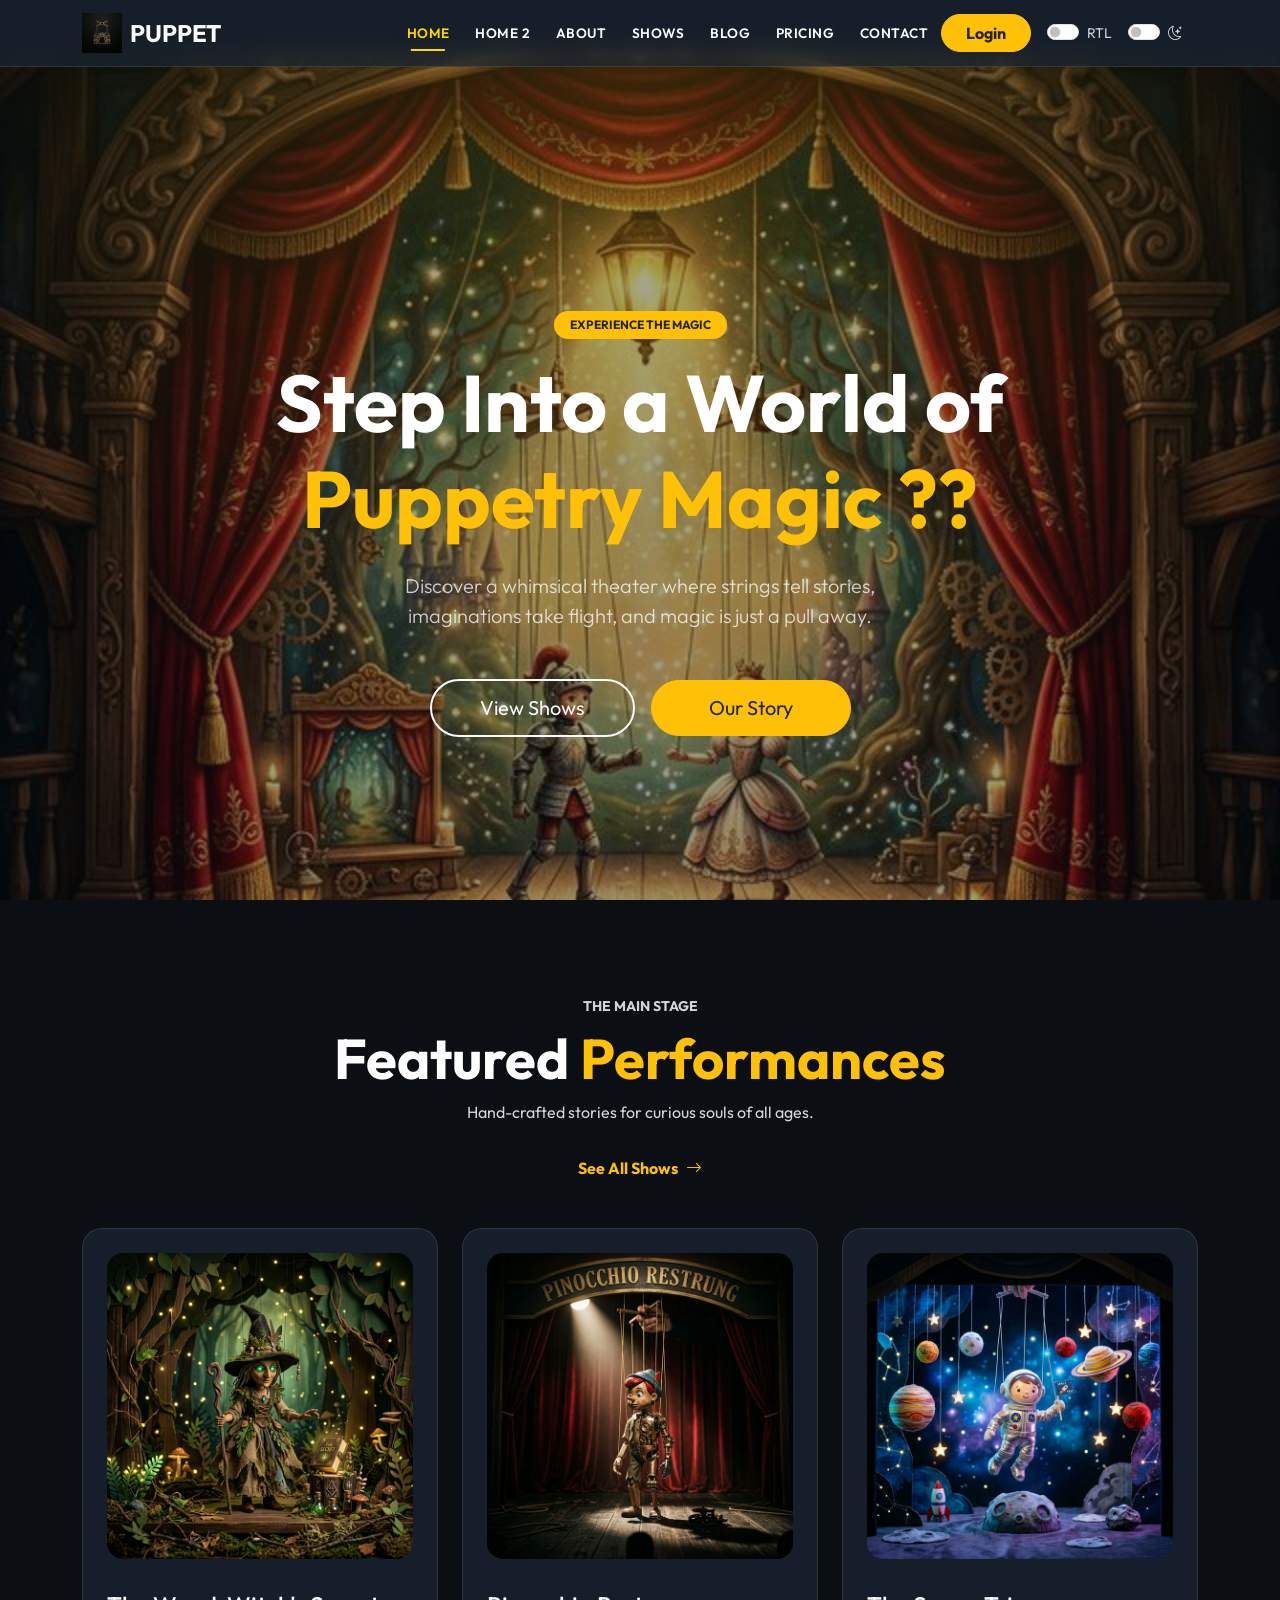
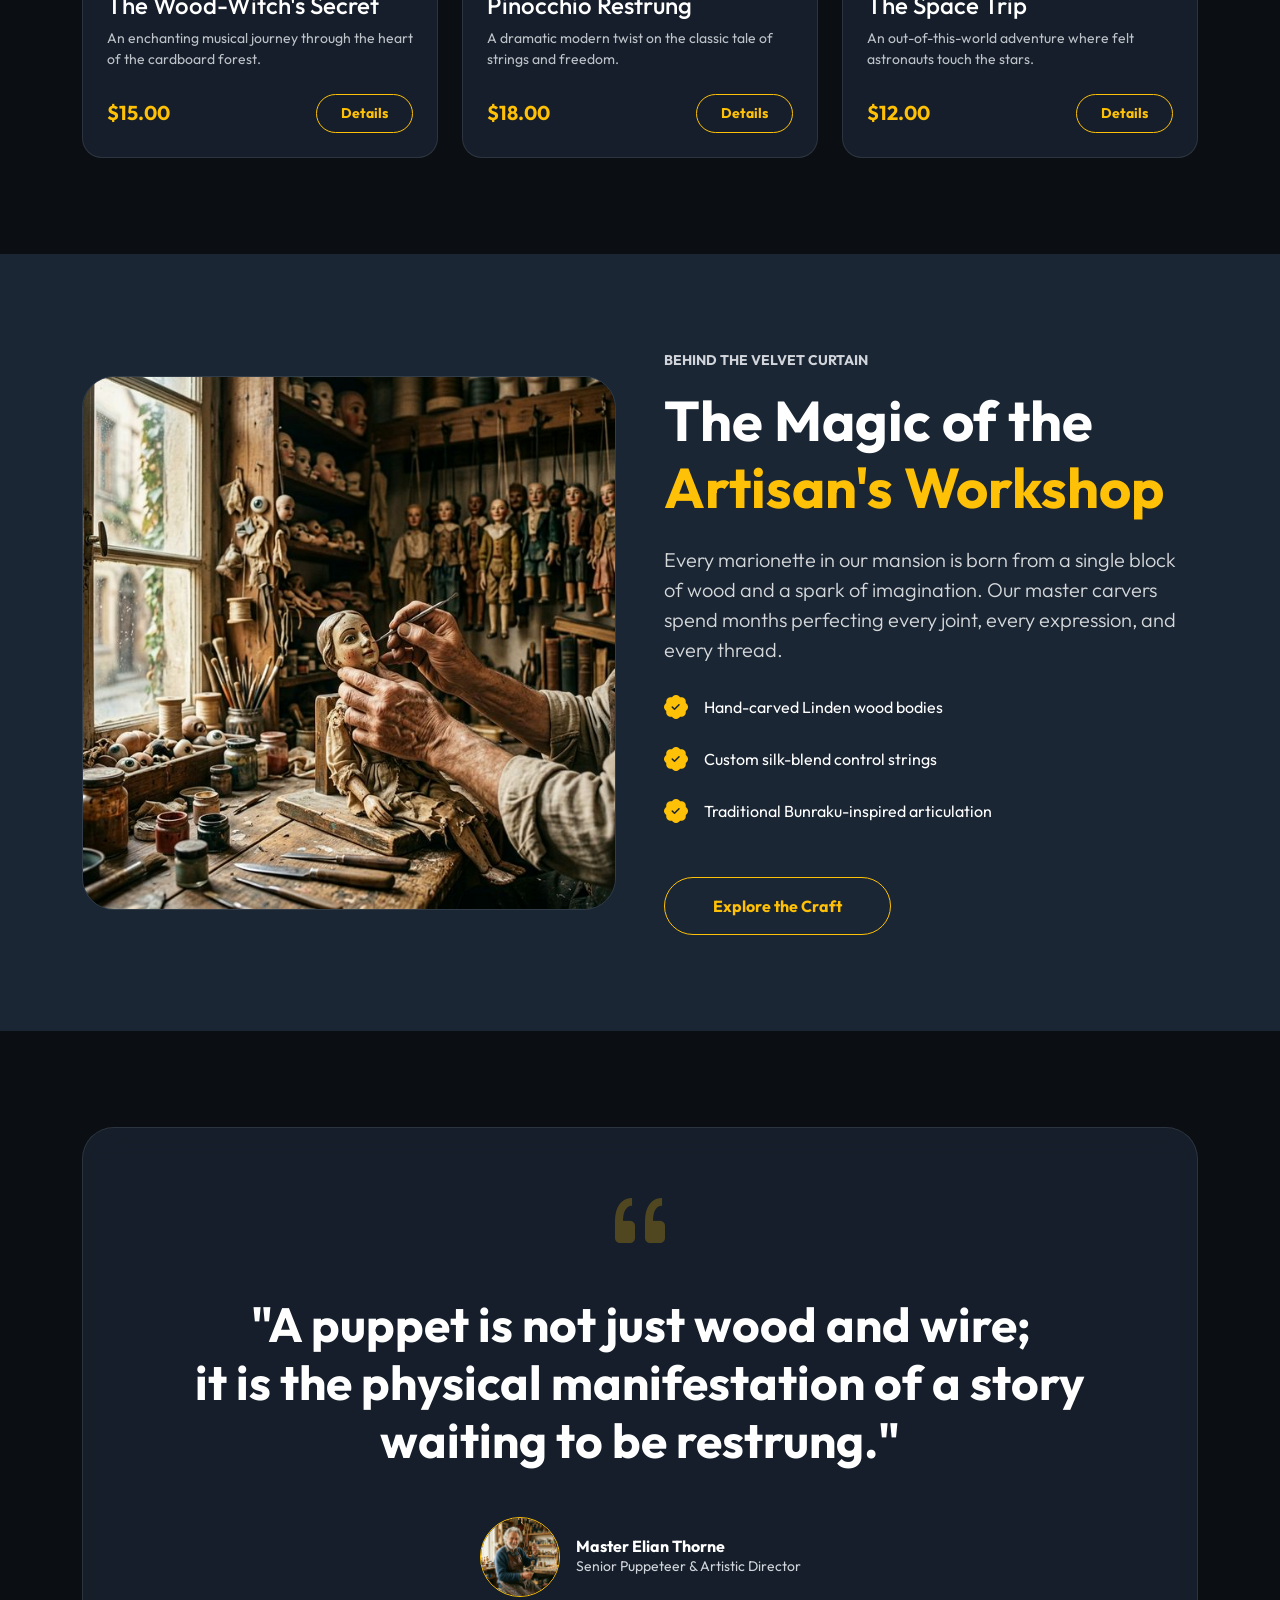
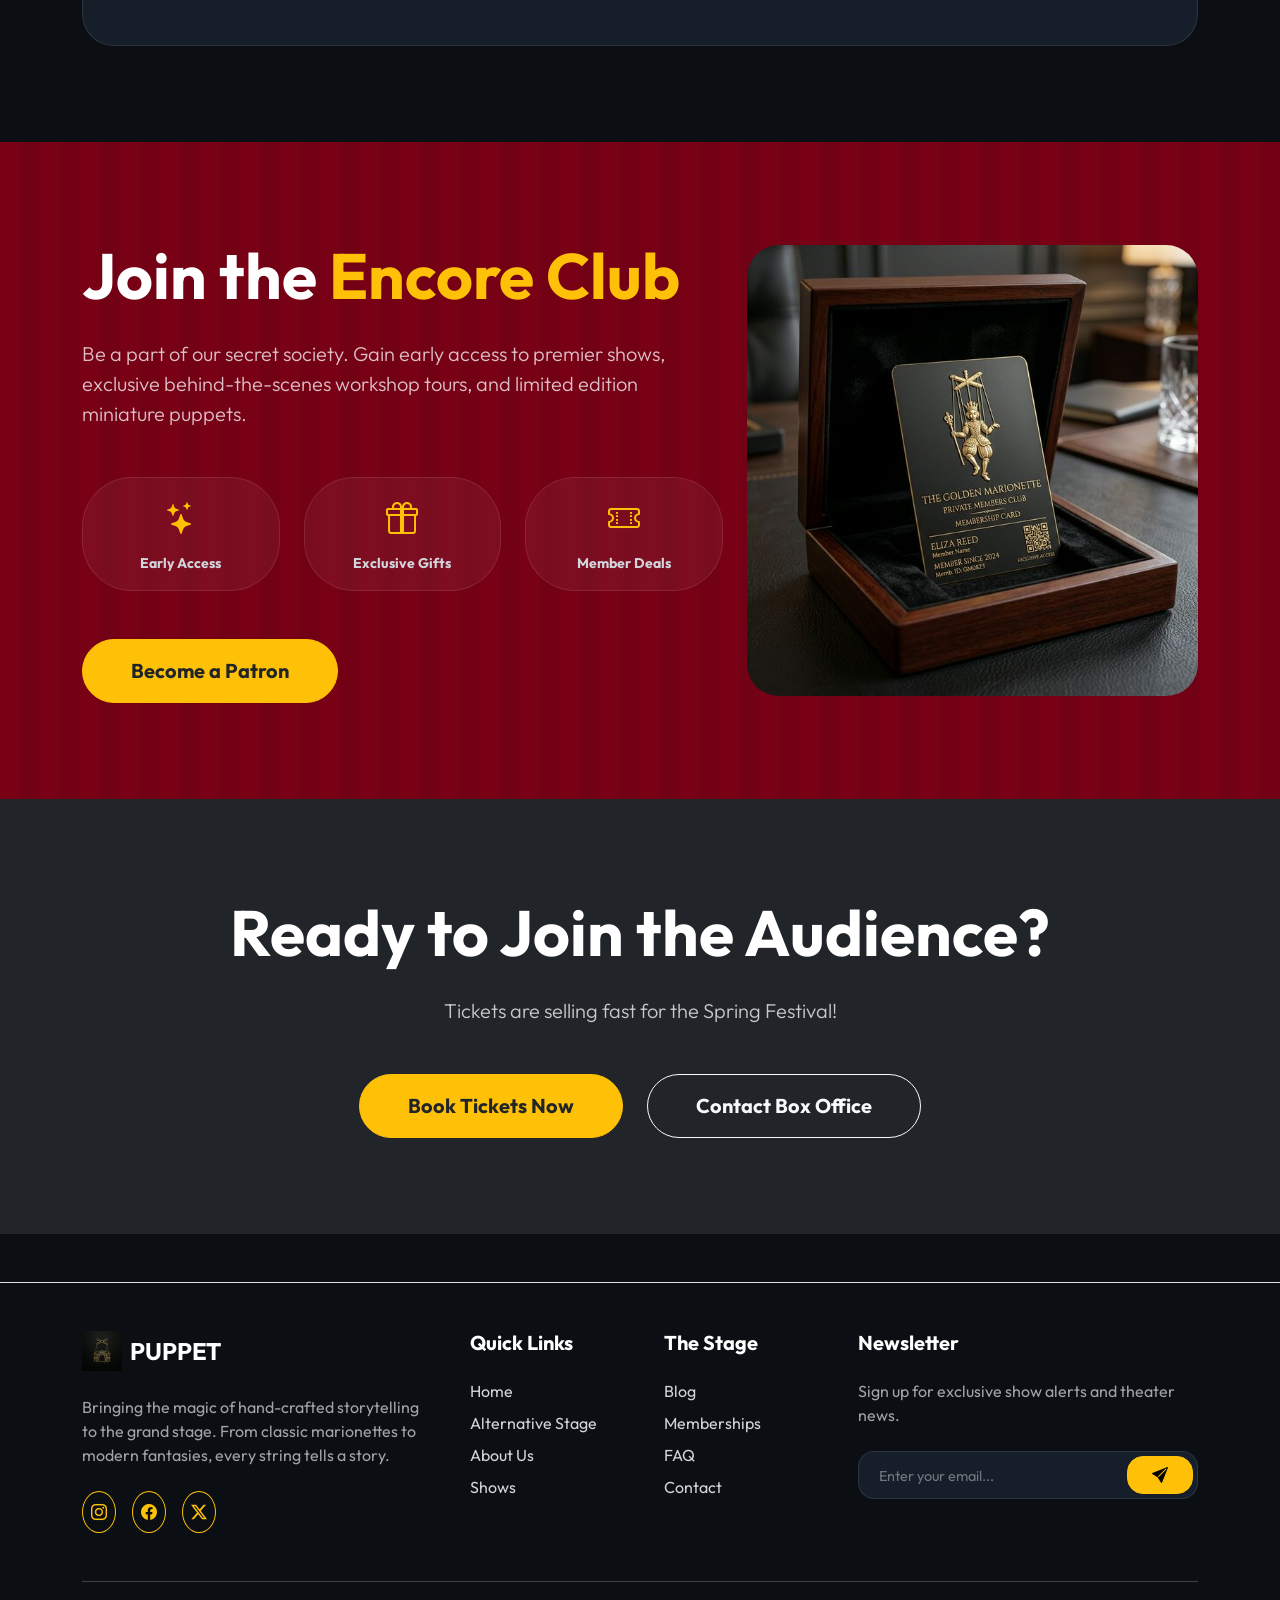
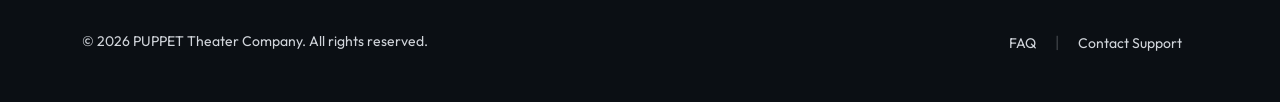
<file: index.html>
<!DOCTYPE html>
<html lang="en" dir="ltr">

<head>
    <link rel="icon" type="image/png" href="assets/images/marionette-logo.png">
    <meta charset="UTF-8">
    <meta name="viewport" content="width=device-width, initial-scale=1.0">
    <title>PUPPET | Magical Storytelling For All Ages</title>
    <link href="https://cdn.jsdelivr.net/npm/bootstrap@5.3.2/dist/css/bootstrap.min.css" rel="stylesheet">
    <link href="https://cdn.jsdelivr.net/npm/bootstrap-icons@1.11.1/font/bootstrap-icons.css" rel="stylesheet">
    <link href="https://fonts.googleapis.com/css2?family=Outfit:wght@300;400;600;700&display=swap" rel="stylesheet">
    <link rel="stylesheet" href="assets/css/style.css">
    <style>
        @media (max-width: 576px) {
            .w-100-mobile {
                width: 100% !important;
                margin-bottom: 0.5rem;
            }
        }

        @media (min-width: 576px) {
            .btn-hero-size {
                min-width: 200px;
            }
        }
    </style>
</head>

<body class="loading">
    <div class="curtain-container">
        <div class="curtain-side curtain-left"></div>
        <div class="curtain-side curtain-right"></div>
    </div>

    <nav class="navbar navbar-expand-lg nav-puppet fixed-top">
        <div class="container">
            <a class="navbar-brand d-flex align-items-center" href="index.html">
                <img src="assets/images/marionette-logo.png" alt="Puppet Logo" width="40" class="me-2-logical">
                <span class="fw-bold tracking-tight">PUPPET</span>
            </a>
            <button class="navbar-toggler" type="button" data-bs-toggle="collapse" data-bs-target="#mainNav"><span
                    class="navbar-toggler-icon"></span></button>
            <div class="collapse navbar-collapse" id="mainNav">
                <ul class="navbar-nav ms-auto-logical mb-2 mb-lg-0">
                    <li class="nav-item"><a class="nav-link active" href="index.html" aria-current="page">Home</a></li>
                    <li class="nav-item"><a class="nav-link" href="home-2.html">Home 2</a></li>
                    <li class="nav-item"><a class="nav-link" href="about.html">About</a></li>
                    <li class="nav-item"><a class="nav-link" href="shows.html">Shows</a></li>
                    <li class="nav-item"><a class="nav-link" href="blog.html">Blog</a></li>
                    <li class="nav-item"><a class="nav-link" href="pricing.html">Pricing</a></li>
                    <li class="nav-item"><a class="nav-link" href="contact.html">Contact</a></li>
                </ul>
                <div class="d-flex align-items-center ms-lg-4-logical mt-3 mt-lg-0">
                    <a href="login.html"
                        class="btn btn-warning fw-bold text-dark px-4 rounded-pill me-3-logical">Login</a>
                    <div class="form-check form-switch me-3-logical"><input class="form-check-input" type="checkbox"
                            id="rtl-toggle"><label class="form-check-label small" for="rtl-toggle">RTL</label></div>
                    <div class="form-check form-switch me-3-logical"><input class="form-check-input" type="checkbox"
                            id="theme-toggle"><label class="form-check-label small" for="theme-toggle"><i
                                class="bi bi-moon-stars"></i></label></div>
                </div>
            </div>
        </div>
    </nav>

    <header
        class="hero-section position-relative overflow-hidden d-flex align-items-center justify-content-center text-center">
        <div class="stage-layer stage-depth-1 position-absolute w-100 h-100"
            style="background: url('assets/images/hero-index.png') center/cover; opacity: 0.6;"></div>
        <div class="stage-layer stage-depth-2 position-absolute w-100 h-100"
            style="background: var(--puppet-gradient-stage);"></div>
        <div class="container position-relative z-3 pt-5 reveal">
            <span class="badge bg-warning text-dark px-3 py-2 mb-3 rounded-pill">EXPERIENCE THE MAGIC</span>
            <h1 class="display-1 fw-bold mb-4">Step Into a World of <br><span class="text-warning">Puppetry Magic
                    ??</span></h1>
            <p class="lead mb-5 opacity-75 max-width-600 mx-auto">Discover a whimsical theater where strings tell
                stories, <br>imaginations take flight, and magic is just a pull away.</p>
            <div class="d-flex flex-column flex-sm-row justify-content-center align-items-center gap-3">
                <a href="#featured"
                    class="magnetic-btn btn btn-lg btn-outline-light border-2 px-5 text-decoration-none w-100-mobile btn-hero-size">View
                    Shows</a>
                <a href="about.html"
                    class="magnetic-btn btn btn-lg btn-warning text-dark px-5 text-decoration-none w-100-mobile btn-hero-size">Our
                    Story</a>
            </div>
        </div>
    </header>

    <section id="featured" class="py-section">
        <div class="container">
            <div class="text-center mb-5 reveal">
                <div>
                    <span class="text-warning fw-bold text-uppercase small tracking-widest mb-2 d-block">The Main
                        Stage</span>
                    <h2 class="display-4 fw-bold">Featured <span class="text-warning">Performances</span></h2>
                    <p class="text-muted">Hand-crafted stories for curious souls of all ages.</p>
                </div>
                <a href="shows.html"
                    class="main-stage-link text-warning text-decoration-none fw-bold hover-translate-x transition-all d-inline-flex mt-3">
                    See All Shows <i class="bi bi-arrow-right ms-2-logical"></i>
                </a>
            </div>
            <div class="row g-4 featured-stage-grid">
                <div class="col-md-6 col-lg-4 reveal">
                    <div class="anti-gravity-card featured-stage-card h-100">
                        <div class="puppet-string"></div>
                        <div class="overflow-hidden rounded-4 mb-4">
                            <img src="assets/images/show1.png" alt="The Wood-Witch's Secret"
                                class="img-fluid hover-zoom transition-all duration-500">
                        </div>
                        <h3 class="h4 my-2">The Wood-Witch's Secret</h3>
                        <p class="small text-muted mb-4">An enchanting musical journey through the heart of the
                            cardboard forest.</p>
                        <div class="d-flex justify-content-between align-items-center mt-auto">
                            <span class="fw-bold fs-5 text-warning">$15.00</span>
                            <a href="show-details.html"
                                class="btn btn-sm btn-outline-warning rounded-pill px-4 py-2 fw-bold">Details</a>
                        </div>
                    </div>
                </div>
                <!-- ... other items removed for brevity in thinking but I will include them in write ... -->
                <div class="col-md-6 col-lg-4 reveal" style="transition-delay: 0.1s">
                    <div class="anti-gravity-card featured-stage-card h-100">
                        <div class="puppet-string"></div>
                        <div class="overflow-hidden rounded-4 mb-4">
                            <img src="assets/images/show2.png" alt="Pinocchio Restrung"
                                class="img-fluid hover-zoom transition-all duration-500">
                        </div>
                        <h3 class="h4 my-2">Pinocchio Restrung</h3>
                        <p class="small text-muted mb-4">A dramatic modern twist on the classic tale of strings and
                            freedom.</p>
                        <div class="d-flex justify-content-between align-items-center mt-auto">
                            <span class="fw-bold fs-5 text-warning">$18.00</span>
                            <a href="show-details.html"
                                class="btn btn-sm btn-outline-warning rounded-pill px-4 py-2 fw-bold">Details</a>
                        </div>
                    </div>
                </div>
                <div class="col-md-6 col-lg-4 reveal" style="transition-delay: 0.2s">
                    <div class="anti-gravity-card featured-stage-card h-100">
                        <div class="puppet-string"></div>
                        <div class="overflow-hidden rounded-4 mb-4">
                            <img src="assets/images/show3.png" alt="The Space Trip"
                                class="img-fluid hover-zoom transition-all duration-500">
                        </div>
                        <h3 class="h4 my-2">The Space Trip</h3>
                        <p class="small text-muted mb-4">An out-of-this-world adventure where felt astronauts touch the
                            stars.</p>
                        <div class="d-flex justify-content-between align-items-center mt-auto">
                            <span class="fw-bold fs-5 text-warning">$12.00</span>
                            <a href="show-details.html"
                                class="btn btn-sm btn-outline-warning rounded-pill px-4 py-2 fw-bold">Details</a>
                        </div>
                    </div>
                </div>
            </div>
        </div>
    </section>

    <!-- ??? NEW SECTION 1: THE ARTISAN'S WORKSHOP -->
    <section class="py-section bg-secondary-stage overflow-hidden">
        <div class="container">
            <div class="row align-items-center g-5">
                <div class="col-lg-6 reveal">
                    <div class="workshop-float text-center">
                        <img src="assets/images/h2-show5-updated.png" alt="Workshop"
                            class="img-fluid rounded-5 shadow-2xl border border-white border-opacity-10 mx-auto d-block">
                    </div>
                </div>
                <div class="col-lg-6 reveal workshop-copy" style="transition-delay: 0.2s">
                    <span class="text-warning fw-bold text-uppercase small tracking-widest mb-3 d-block">Behind the
                        Velvet Curtain</span>
                    <h2 class="display-4 fw-bold mb-4">The Magic of the <br><span class="text-warning">Artisan's
                            Workshop</span></h2>
                    <p class="lead text-muted mb-4">Every marionette in our mansion is born from a single block of wood
                        and a spark of imagination. Our master carvers spend months perfecting every joint, every
                        expression, and every thread.</p>
                    <ul class="list-unstyled mb-5">
                        <li class="mb-3 d-flex align-items-center"><i
                                class="bi bi-patch-check-fill text-warning me-3 fs-4"></i> <span>Hand-carved Linden wood
                                bodies</span></li>
                        <li class="mb-3 d-flex align-items-center"><i
                                class="bi bi-patch-check-fill text-warning me-3 fs-4"></i> <span>Custom silk-blend
                                control strings</span></li>
                        <li class="mb-3 d-flex align-items-center"><i
                                class="bi bi-patch-check-fill text-warning me-3 fs-4"></i> <span>Traditional
                                Bunraku-inspired articulation</span></li>
                    </ul>
                    <a href="about.html" class="btn btn-outline-warning rounded-pill px-5 py-3 fw-bold">Explore the
                        Craft</a>
                </div>
            </div>
        </div>
    </section>

    <!-- ?? NEW SECTION 2: PUPPET WISDOM -->
    <section class="py-section position-relative">
        <div class="container text-center reveal">
            <div class="wisdom-sparkle p-5 bg-glass rounded-5 border border-white border-opacity-10">
                <i class="bi bi-quote display-1 text-warning opacity-25 mb-4 d-block"></i>
                <h2 class="display-5 fw-bold mb-5 italic">"A puppet is not just wood and wire; <br>it is the physical
                    manifestation of a story <br>waiting to be restrung."</h2>
                <div class="d-flex justify-content-center align-items-center gap-3">
                    <img src="assets/images/index-wisdom.png" alt="Wisdom" class="rounded-circle border border-warning"
                        width="80" height="80" style="object-fit: cover;">
                    <div class="text-start">
                        <h4 class="h6 mb-0 fw-bold">Master Elian Thorne</h4>
                        <p class="small text-muted mb-0">Senior Puppeteer & Artistic Director</p>
                    </div>
                </div>
            </div>
        </div>
    </section>
    <!-- ??? NEW SECTION 3: THE ENCORE CLUB -->
    <section class="py-section bg-curtain-texture">
        <div class="container">
            <div class="row align-items-center justify-content-center">
                <div class="col-lg-7 reveal encore-slide text-center text-lg-start">
                    <h2 class="display-3 fw-bold text-white mb-4">Join the <span class="text-warning">Encore Club</span>
                    </h2>
                    <p class="lead text-white opacity-75 mb-5">Be a part of our secret society. Gain early access to
                        premier shows, exclusive behind-the-scenes workshop tours, and limited edition miniature
                        puppets.</p>
                    <div class="row g-4 mb-5 justify-content-center justify-content-lg-start">
                        <div class="col-12 col-sm-6 col-md-4">
                            <div class="glass-pill p-3 text-center h-100"><i
                                    class="bi bi-stars text-warning d-block mb-2 fs-2"></i><span
                                    class="small fw-bold">Early Access</span></div>
                        </div>
                        <div class="col-12 col-sm-6 col-md-4">
                            <div class="glass-pill p-3 text-center h-100"><i
                                    class="bi bi-gift text-warning d-block mb-2 fs-2"></i><span
                                    class="small fw-bold">Exclusive Gifts</span></div>
                        </div>
                        <div class="col-12 col-md-4">
                            <div class="glass-pill p-3 text-center h-100"><i
                                    class="bi bi-ticket-perforated text-warning d-block mb-2 fs-2"></i><span
                                    class="small fw-bold">Member Deals</span></div>
                        </div>
                    </div>
                    <a href="signup.html"
                        class="encore-cta btn btn-warning btn-lg px-5 py-3 fw-bold text-dark rounded-pill d-inline-block">Become
                        a Patron</a>
                </div>
                <div class="col-lg-5 reveal mt-5 mt-lg-0 text-center" style="transition-delay: 0.4s">
                    <img src="assets/images/pricing-member-v2.png" alt="Encore Club"
                        class="img-fluid rounded-5 shadow-2xl mx-auto">
                </div>
            </div>
        </div>
    </section>


    <!-- ?? EVENT BANNER / CTA -->
    <section class="py-section text-center text-white bg-dark overflow-hidden position-relative">
        <div class="container position-relative z-1 reveal">
            <h2 class="display-3 fw-bold mb-4">Ready to Join the Audience?</h2>
            <p class="lead mb-5 opacity-75">Tickets are selling fast for the Spring Festival!</p>
            <div class="audience-cta-group d-flex justify-content-center gap-4">
                <a href="pricing.html"
                    class="magnetic-btn btn btn-warning btn-lg px-5 py-3 fw-bold text-dark text-decoration-none">Book
                    Tickets Now</a>
                <a href="contact.html"
                    class="magnetic-btn btn btn-outline-light btn-lg px-5 py-3 fw-bold text-decoration-none">Contact Box
                    Office</a>
            </div>
        </div>
    </section>

    <!-- ?? NEW 4-COLUMN FOOTER (PUPPET THEATER) -->
    <footer class="py-5 mt-5 border-top">
        <div class="container">
            <div class="row g-5">
                <!-- Col 1: Branding & Socials -->
                <div class="col-lg-4 reveal">
                    <a class="navbar-brand d-flex align-items-center mb-4" href="index.html">
                        <img src="assets/images/marionette-logo.png" alt="Puppet Logo" width="40" class="me-2-logical">
                        <span class="fw-bold tracking-tight">PUPPET</span>
                    </a>
                    <p class="text-muted mb-4 opacity-75">Bringing the magic of hand-crafted storytelling to the grand
                        stage. From classic marionettes to modern fantasies, every string tells a story.</p>
                    <div class="d-flex gap-3">
                        <a href="#" class="btn btn-outline-warning rounded-circle p-2 social-bounce-item"><i
                                class="bi bi-instagram"></i></a>
                        <a href="#" class="btn btn-outline-warning rounded-circle p-2 social-bounce-item"><i
                                class="bi bi-facebook"></i></a>
                        <a href="#" class="btn btn-outline-warning rounded-circle p-2 social-bounce-item"><i
                                class="bi bi-twitter-x"></i></a>
                    </div>
                </div>
                <!-- Col 2: Navigation -->
                <div class="col-lg-2 reveal" style="transition-delay: 0.1s">
                    <h5 class="fw-bold mb-4 ">Quick Links</h5>
                    <ul class="list-unstyled">
                        <li class="mb-2"><a href="index.html"
                                class="text-muted text-decoration-none hover-warning">Home</a></li>
                        <li class="mb-2"><a href="home-2.html"
                                class="text-muted text-decoration-none hover-warning">Alternative Stage</a></li>
                        <li class="mb-2"><a href="about.html"
                                class="text-muted text-decoration-none hover-warning">About Us</a></li>
                        <li class="mb-2"><a href="shows.html"
                                class="text-muted text-decoration-none hover-warning">Shows</a></li>
                    </ul>
                </div>
                <!-- Col 3: Community/Resources -->
                <div class="col-lg-2 reveal" style="transition-delay: 0.2s">
                    <h5 class="fw-bold mb-4 ">The Stage</h5>
                    <ul class="list-unstyled">
                        <li class="mb-2"><a href="blog.html"
                                class="text-muted text-decoration-none hover-warning">Blog</a></li>
                        <li class="mb-2"><a href="pricing.html"
                                class="text-muted text-decoration-none hover-warning">Memberships</a></li>
                        <li class="mb-2"><a href="faq.html"
                                class="text-muted text-decoration-none hover-warning">FAQ</a></li>
                        <li class="mb-2"><a href="contact.html"
                                class="text-muted text-decoration-none hover-warning">Contact</a></li>
                    </ul>
                </div>
                <!-- Col 4: Newsletter Subscription -->
                <div class="col-lg-4 reveal" style="transition-delay: 0.3s">
                    <h5 class="fw-bold mb-4 ">Newsletter</h5>
                    <p class="text-muted mb-4 opacity-75">Sign up for exclusive show alerts and theater news.</p>
                    <div class="input-group mb-3 bg-glass rounded-4 p-1">
                        <input type="email" class="form-control bg-transparent border-0 placeholder-muted px-3"
                            placeholder="Enter your email...">
                        <button class="btn btn-warning rounded-4 px-4" type="button"><i
                                class="bi bi-send-fill"></i></button>
                    </div>
                </div>
            </div>
            <hr class="my-5 text-muted opacity-25">
            <div class="row align-items-center reveal" style="transition-delay: 0.4s">
                <div class="col-md-6 text-center text-md-start mb-3 mb-md-0">
                    <p class="mb-0 text-muted small">&copy; 2026 PUPPET Theater Company. All rights reserved.</p>
                </div>
                <div class="col-md-6 text-center text-md-end">
                    <a href="faq.html" class="text-muted text-decoration-none small mx-3 hover-warning">FAQ</a>
                    <span class="text-muted opacity-25">|</span>
                    <a href="contact.html" class="text-muted text-decoration-none small mx-3 hover-warning">Contact
                        Support</a>
                </div>
            </div>
        </div>
    </footer>

    <script src="https://cdn.jsdelivr.net/npm/bootstrap@5.3.2/dist/js/bootstrap.bundle.min.js"></script>
    <script src="assets/js/main.js"></script>
</body>

</html>
</file>
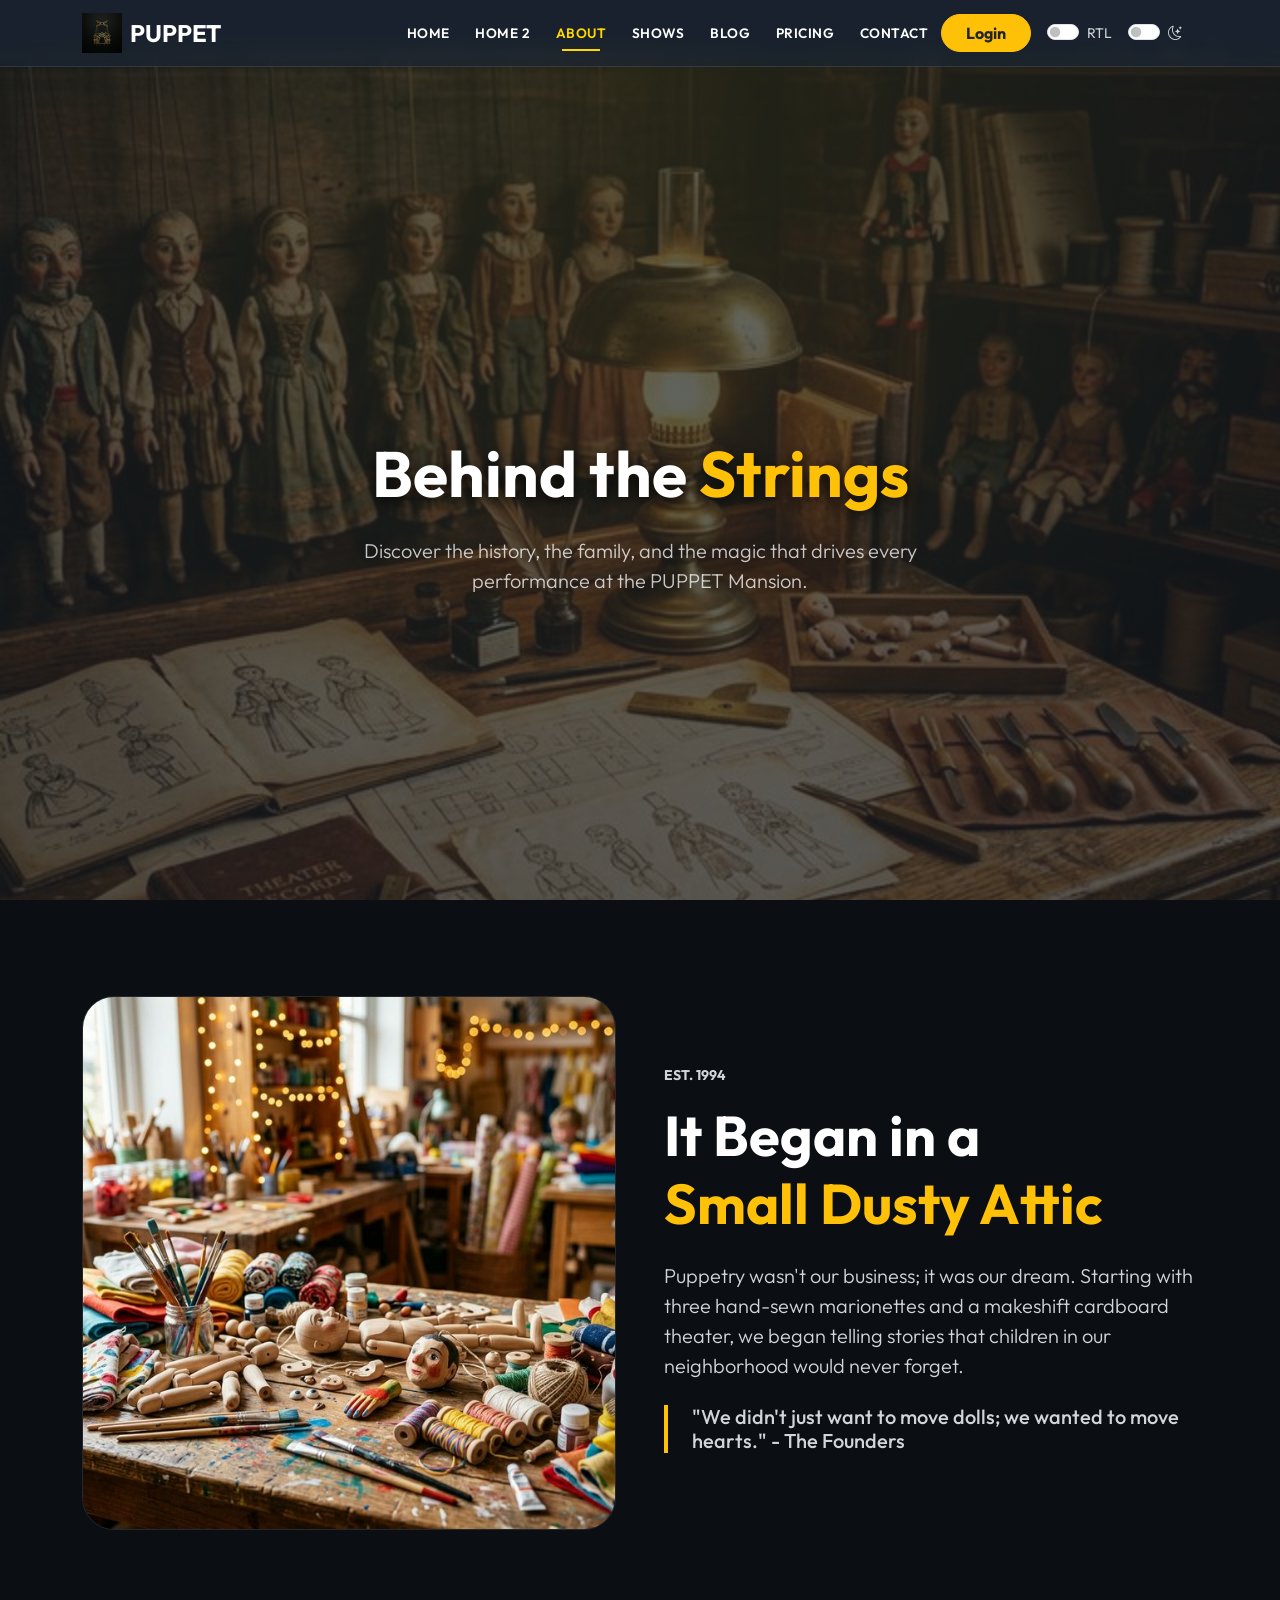
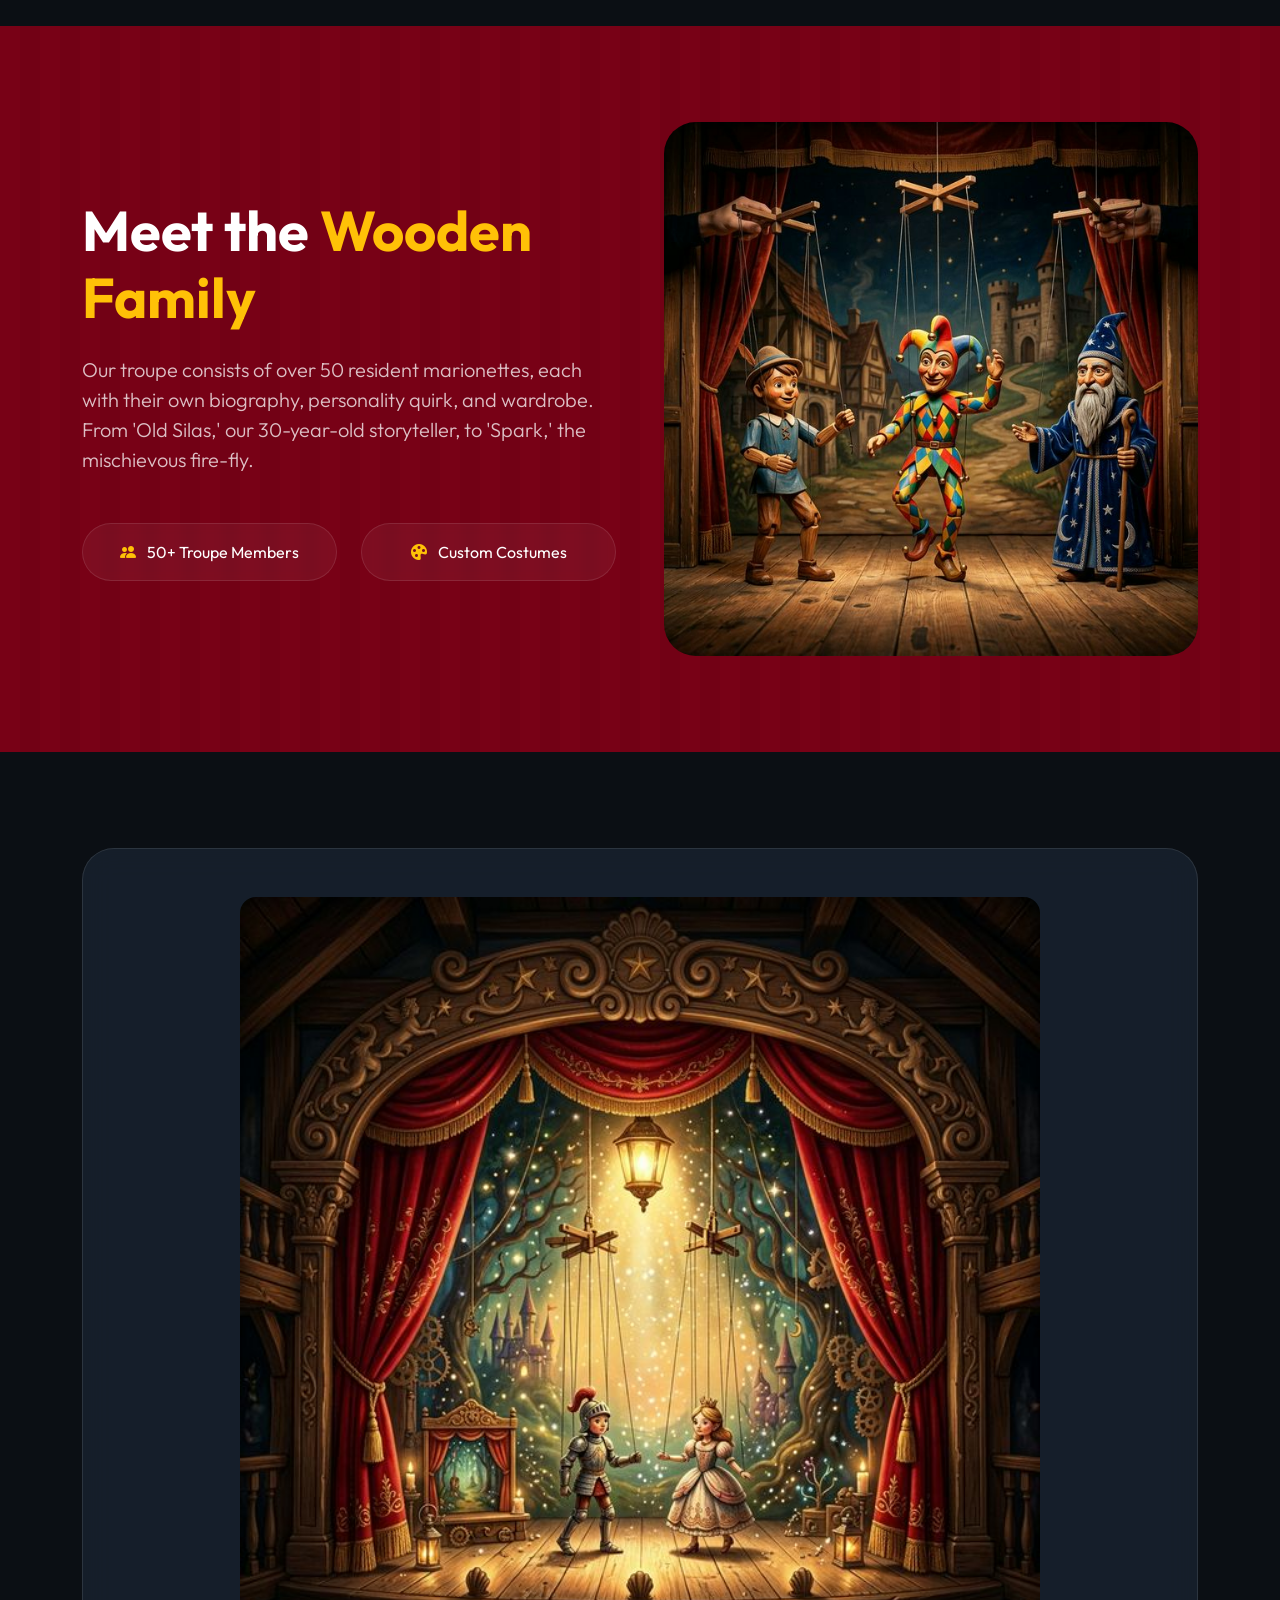
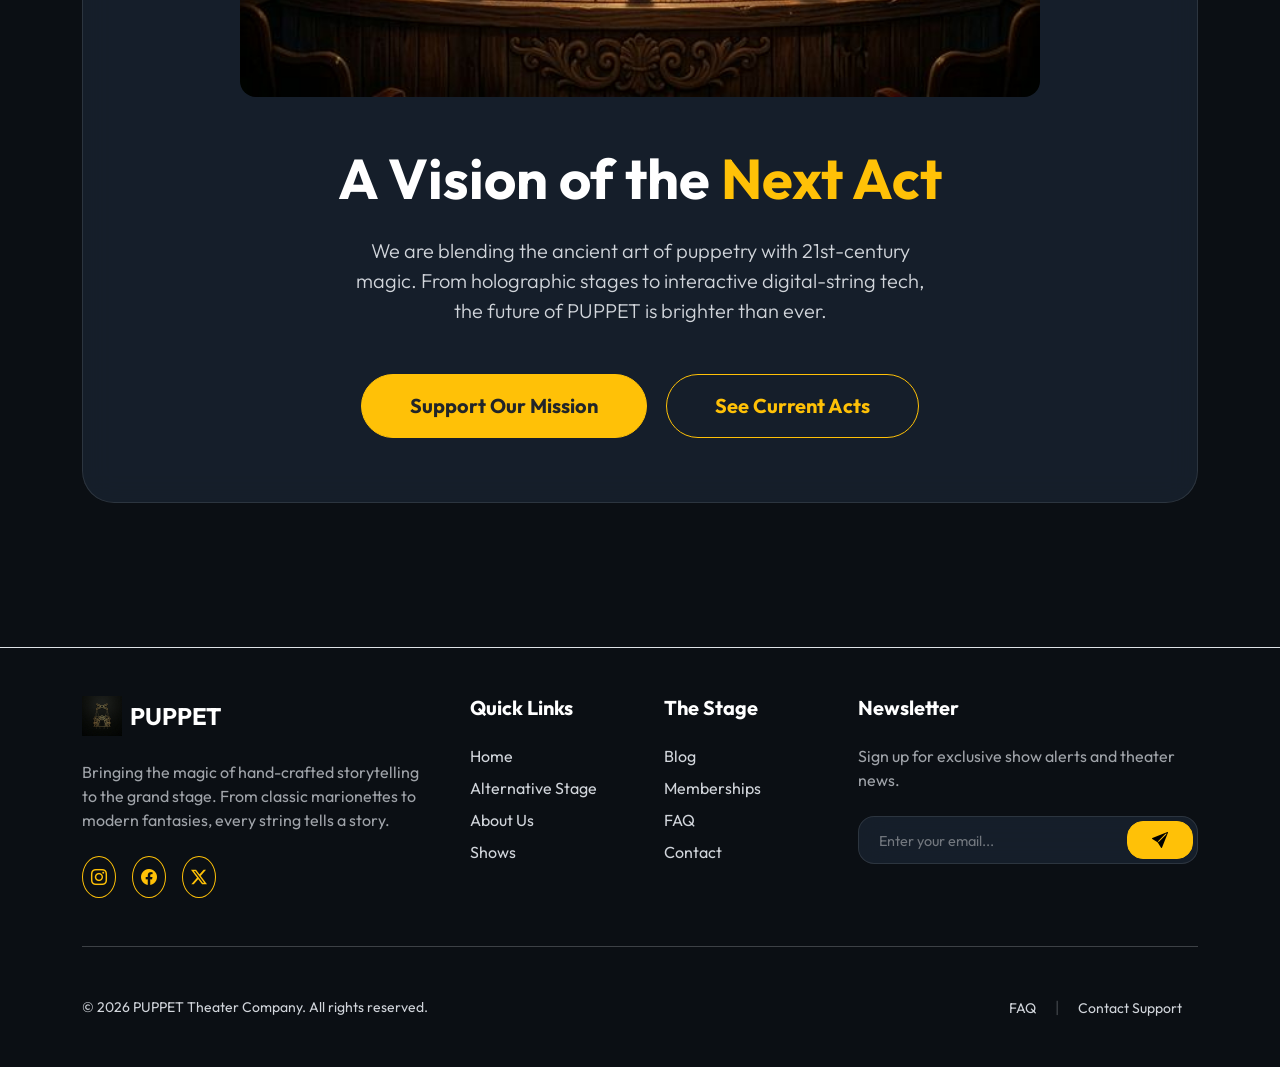
<file: about.html>
<!DOCTYPE html>
<html lang="en" dir="ltr">

<head>
    <link rel="icon" type="image/png" href="assets/images/marionette-logo.png">
    <meta charset="UTF-8">
    <meta name="viewport" content="width=device-width, initial-scale=1.0">
    <title>PUPPET</title>
    <link href="https://cdn.jsdelivr.net/npm/bootstrap@5.3.2/dist/css/bootstrap.min.css" rel="stylesheet">
    <link href="https://cdn.jsdelivr.net/npm/bootstrap-icons@1.11.1/font/bootstrap-icons.css" rel="stylesheet">
    <link href="https://fonts.googleapis.com/css2?family=Outfit:wght@300;400;600;700&display=swap" rel="stylesheet">
    <link rel="stylesheet" href="assets/css/style.css">
</head>

<body class="loading">
    <div class="curtain-container">
        <div class="curtain-side curtain-left"></div>
        <div class="curtain-side curtain-right"></div>
    </div>

    <nav class="navbar navbar-expand-lg nav-puppet fixed-top">
        <div class="container">
            <a class="navbar-brand d-flex align-items-center" href="index.html">
                <img src="assets/images/marionette-logo.png" alt="Puppet Logo" width="40" class="me-2-logical">
                <span class="fw-bold tracking-tight">PUPPET</span>
            </a>
            <button class="navbar-toggler" type="button" data-bs-toggle="collapse" data-bs-target="#mainNav"><span
                    class="navbar-toggler-icon"></span></button>
            <div class="collapse navbar-collapse" id="mainNav">
                <ul class="navbar-nav ms-auto-logical mb-2 mb-lg-0">
                    <li class="nav-item"><a class="nav-link" href="index.html">Home</a></li>
                    <li class="nav-item"><a class="nav-link" href="home-2.html">Home 2</a></li>
                    <li class="nav-item"><a class="nav-link active" href="about.html" aria-current="page">About</a></li>
                    <li class="nav-item"><a class="nav-link" href="shows.html">Shows</a></li>
                    <li class="nav-item"><a class="nav-link" href="blog.html">Blog</a></li>
                    <li class="nav-item"><a class="nav-link" href="pricing.html">Pricing</a></li>
                    <li class="nav-item"><a class="nav-link" href="contact.html">Contact</a></li>
                </ul>
                <div class="d-flex align-items-center ms-lg-4-logical mt-3 mt-lg-0">
                    <a href="login.html"
                        class="btn btn-warning fw-bold text-dark px-4 rounded-pill me-3-logical">Login</a>
                    <div class="form-check form-switch me-3-logical"><input class="form-check-input" type="checkbox"
                            id="rtl-toggle"><label class="form-check-label small" for="rtl-toggle">RTL</label></div>
                    <div class="form-check form-switch me-3-logical"><input class="form-check-input" type="checkbox"
                            id="theme-toggle"><label class="form-check-label small" for="theme-toggle"><i
                                class="bi bi-moon-stars"></i></label></div>
                </div>
            </div>
        </div>
    </nav>

    <header
        class="hero-section position-relative overflow-hidden d-flex align-items-center justify-content-center text-center">
        <div class="stage-layer stage-depth-1 position-absolute w-100 h-100"
            style="background: url('assets/images/about-hero-new.png') center/cover; opacity: 0.6;"></div>
        <div class="stage-layer stage-depth-2 position-absolute w-100 h-100"
            style="background: var(--puppet-gradient-stage);"></div>
        <div class="position-absolute w-100 h-100 top-0 start-0 bg-dark opacity-50 z-2"></div>
        <div class="container position-relative z-3 pt-5 reveal text-white text-shadow">
            <h1 class="display-3 fw-bold mb-4">Behind the <span class="text-warning">Strings</span></h1>
            <p class="lead opacity-75 max-width-600 mx-auto">Discover the history, the family, and the magic that drives
                every performance at the PUPPET Mansion.</p>
        </div>
    </header>

    <!-- ?? SECTION 1: THE ATTIC ORIGINS (Vintage Fade) -->
    <section class="py-section">
        <div class="container">
            <div class="row align-items-center g-5">
                <div class="col-lg-6 reveal vintage-fade">
                    <div class="overflow-hidden rounded-5 shadow-2xl border border-white border-opacity-10">
                        <img src="assets/images/about-origin.png" alt="Origin"
                            class="img-fluid grayscale-hover transition-all duration-1000">
                    </div>
                </div>
                <div class="col-lg-6 reveal text-center text-lg-start" style="transition-delay: 0.3s">
                    <span class="text-warning fw-bold text-uppercase small tracking-widest mb-3 d-block">Est.
                        1994</span>
                    <h2 class="display-4 fw-bold mb-4">It Began in a <br><span class="text-warning">Small Dusty
                            Attic</span></h2>
                    <p class="lead text-muted mb-4">Puppetry wasn't our business; it was our dream. Starting with three
                        hand-sewn marionettes and a makeshift cardboard theater, we began telling stories that children
                        in our neighborhood would never forget.</p>
                    <div class="border-start border-warning border-4 ps-4 italic h5 text-muted">"We didn't just want to
                        move dolls; we wanted to move hearts." - The Founders</div>
                </div>
            </div>
        </div>
    </section>

    <!-- ?? SECTION 2: THE WOODEN FAMILY (Character Bob) -->
    <section class="py-section bg-curtain-texture text-white">
        <div class="container">
            <div class="row align-items-center flex-row-reverse g-5">
                <div class="col-lg-6 reveal character-bob">
                    <img src="assets/images/about-family.png" alt="Family" class="img-fluid rounded-5 shadow-2xl">
                </div>
                <div class="col-lg-6 reveal text-center text-lg-start" style="transition-delay: 0.2s">
                    <h2 class="display-4 fw-bold mb-4">Meet the <span class="text-warning">Wooden Family</span></h2>
                    <p class="lead mb-5 opacity-75">Our troupe consists of over 50 resident marionettes, each with their
                        own biography, personality quirk, and wardrobe. From 'Old Silas,' our 30-year-old storyteller,
                        to 'Spark,' the mischievous fire-fly.</p>
                    <div class="row g-4">
                        <div class="col-sm-6">
                            <div class="glass-pill p-3 px-4 text-center"><i
                                    class="bi bi-people-fill text-warning me-2"></i>
                                <span>50+ Troupe Members</span>
                            </div>
                        </div>
                        <div class="col-sm-6">
                            <div class="glass-pill p-3 px-4 text-center"><i
                                    class="bi bi-palette-fill text-warning me-2"></i>
                                <span>Custom Costumes</span>
                            </div>
                        </div>
                    </div>
                </div>
            </div>
        </div>
    </section>

    <!-- ?? SECTION 3: THE VISION (Vision Pulse) -->
    <section class="py-section">
        <div class="container text-center reveal">
            <div class="vision-pulse p-3 p-md-5 rounded-5 bg-glass border border-white border-opacity-10 text-center">
                <img src="assets/images/about-vision.png" alt="Vision"
                    class="img-fluid rounded-4 mb-5 shadow-xl mx-auto d-block"
                    style="width: 100%; height: auto; max-width: 800px; object-fit: cover;">
                <h2 class="display-4 fw-bold mb-4">A Vision of the <span class="text-warning">Next Act</span></h2>
                <p class="lead text-muted max-width-600 mx-auto mb-5">We are blending the ancient art of puppetry with
                    21st-century magic. From holographic stages to interactive digital-string tech, the future of PUPPET
                    is brighter than ever.</p>
                <div class="text-center mt-5">
                    <a href="contact.html"
                        class="btn btn-warning btn-lg px-5 py-3 fw-bold text-dark rounded-pill d-block d-sm-inline-block mx-2 mb-3">Support
                        Our Mission</a>
                    <a href="shows.html"
                        class="btn btn-outline-warning btn-lg px-5 py-3 fw-bold rounded-pill d-block d-sm-inline-block mx-2 mb-3">See
                        Current Acts</a>
                </div>
            </div>
        </div>
    </section>

    <!-- ?? NEW 4-COLUMN FOOTER (PUPPET THEATER) -->
    <footer class="py-5 mt-5 border-top">
        <div class="container">
            <div class="row g-5">
                <!-- Col 1: Branding & Socials -->
                <div class="col-lg-4 reveal">
                    <a class="navbar-brand d-flex align-items-center mb-4" href="index.html">
                        <img src="assets/images/marionette-logo.png" alt="Puppet Logo" width="40" class="me-2-logical">
                        <span class="fw-bold tracking-tight">PUPPET</span>
                    </a>
                    <p class="text-muted mb-4 opacity-75">Bringing the magic of hand-crafted storytelling to the grand
                        stage. From classic marionettes to modern fantasies, every string tells a story.</p>
                    <div class="d-flex gap-3">
                        <a href="#" class="btn btn-outline-warning rounded-circle p-2 social-bounce-item"><i
                                class="bi bi-instagram"></i></a>
                        <a href="#" class="btn btn-outline-warning rounded-circle p-2 social-bounce-item"><i
                                class="bi bi-facebook"></i></a>
                        <a href="#" class="btn btn-outline-warning rounded-circle p-2 social-bounce-item"><i
                                class="bi bi-twitter-x"></i></a>
                    </div>
                </div>
                <!-- Col 2: Navigation -->
                <div class="col-lg-2 reveal" style="transition-delay: 0.1s">
                    <h5 class="fw-bold mb-4 ">Quick Links</h5>
                    <ul class="list-unstyled">
                        <li class="mb-2"><a href="index.html"
                                class="text-muted text-decoration-none hover-warning">Home</a></li>
                        <li class="mb-2"><a href="home-2.html"
                                class="text-muted text-decoration-none hover-warning">Alternative Stage</a></li>
                        <li class="mb-2"><a href="about.html"
                                class="text-muted text-decoration-none hover-warning">About Us</a></li>
                        <li class="mb-2"><a href="shows.html"
                                class="text-muted text-decoration-none hover-warning">Shows</a></li>
                    </ul>
                </div>
                <!-- Col 3: Community/Resources -->
                <div class="col-lg-2 reveal" style="transition-delay: 0.2s">
                    <h5 class="fw-bold mb-4 ">The Stage</h5>
                    <ul class="list-unstyled">
                        <li class="mb-2"><a href="blog.html"
                                class="text-muted text-decoration-none hover-warning">Blog</a></li>
                        <li class="mb-2"><a href="pricing.html"
                                class="text-muted text-decoration-none hover-warning">Memberships</a></li>
                        <li class="mb-2"><a href="faq.html"
                                class="text-muted text-decoration-none hover-warning">FAQ</a></li>
                        <li class="mb-2"><a href="contact.html"
                                class="text-muted text-decoration-none hover-warning">Contact</a></li>
                    </ul>
                </div>
                <!-- Col 4: Newsletter Subscription -->
                <div class="col-lg-4 reveal" style="transition-delay: 0.3s">
                    <h5 class="fw-bold mb-4 ">Newsletter</h5>
                    <p class="text-muted mb-4 opacity-75">Sign up for exclusive show alerts and theater news.</p>
                    <div class="input-group mb-3 bg-glass rounded-4 p-1">
                        <input type="email" class="form-control bg-transparent border-0 placeholder-muted px-3"
                            placeholder="Enter your email...">
                        <button class="btn btn-warning rounded-4 px-4" type="button"><i
                                class="bi bi-send-fill"></i></button>
                    </div>
                </div>
            </div>
            <hr class="my-5 text-muted opacity-25">
            <div class="row align-items-center reveal" style="transition-delay: 0.4s">
                <div class="col-md-6 text-center text-md-start mb-3 mb-md-0">
                    <p class="mb-0 text-muted small">&copy; 2026 PUPPET Theater Company. All rights reserved.</p>
                </div>
                <div class="col-md-6 text-center text-md-end">
                    <a href="faq.html" class="text-muted text-decoration-none small mx-3 hover-warning">FAQ</a>
                    <span class="text-muted opacity-25">|</span>
                    <a href="contact.html" class="text-muted text-decoration-none small mx-3 hover-warning">Contact
                        Support</a>
                </div>
            </div>
        </div>
    </footer>

    <script src="https://cdn.jsdelivr.net/npm/bootstrap@5.3.2/dist/js/bootstrap.bundle.min.js"></script>
    <script src="assets/js/main.js"></script>
</body>

</html>
</file>
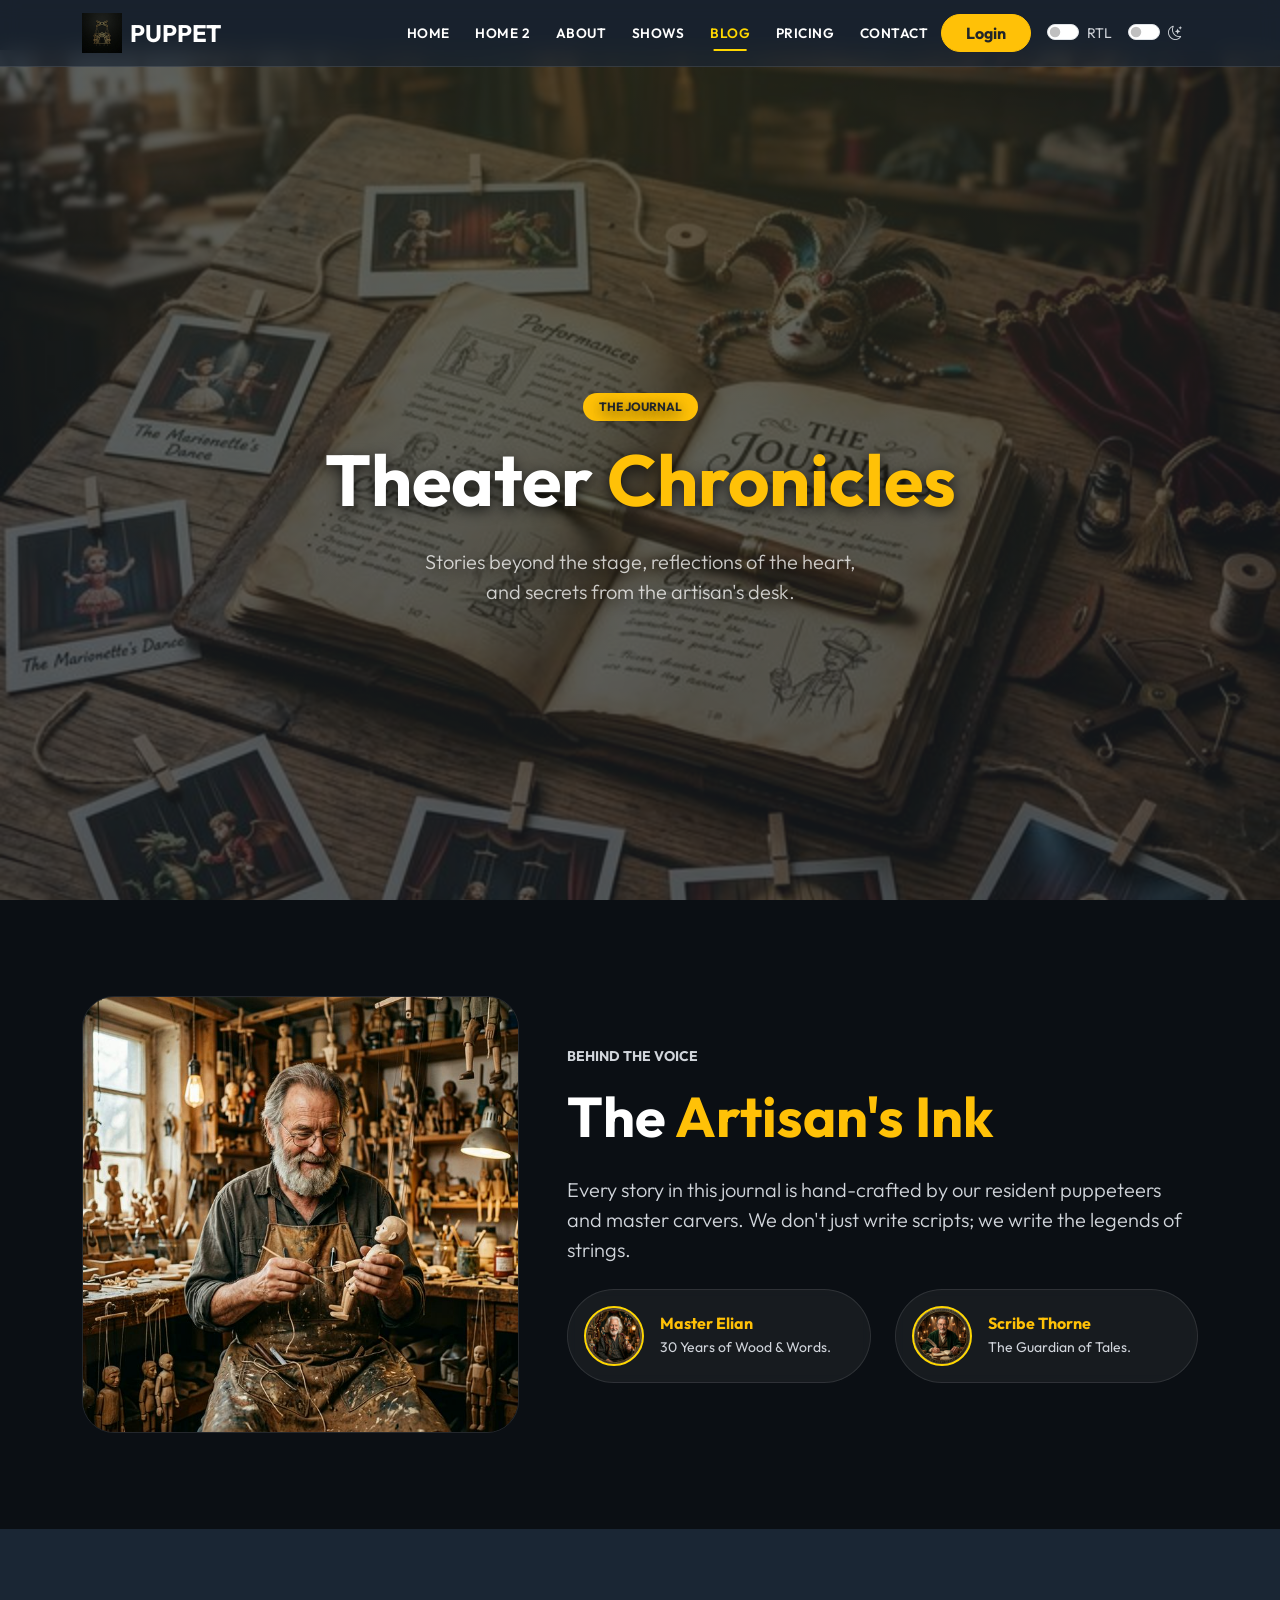
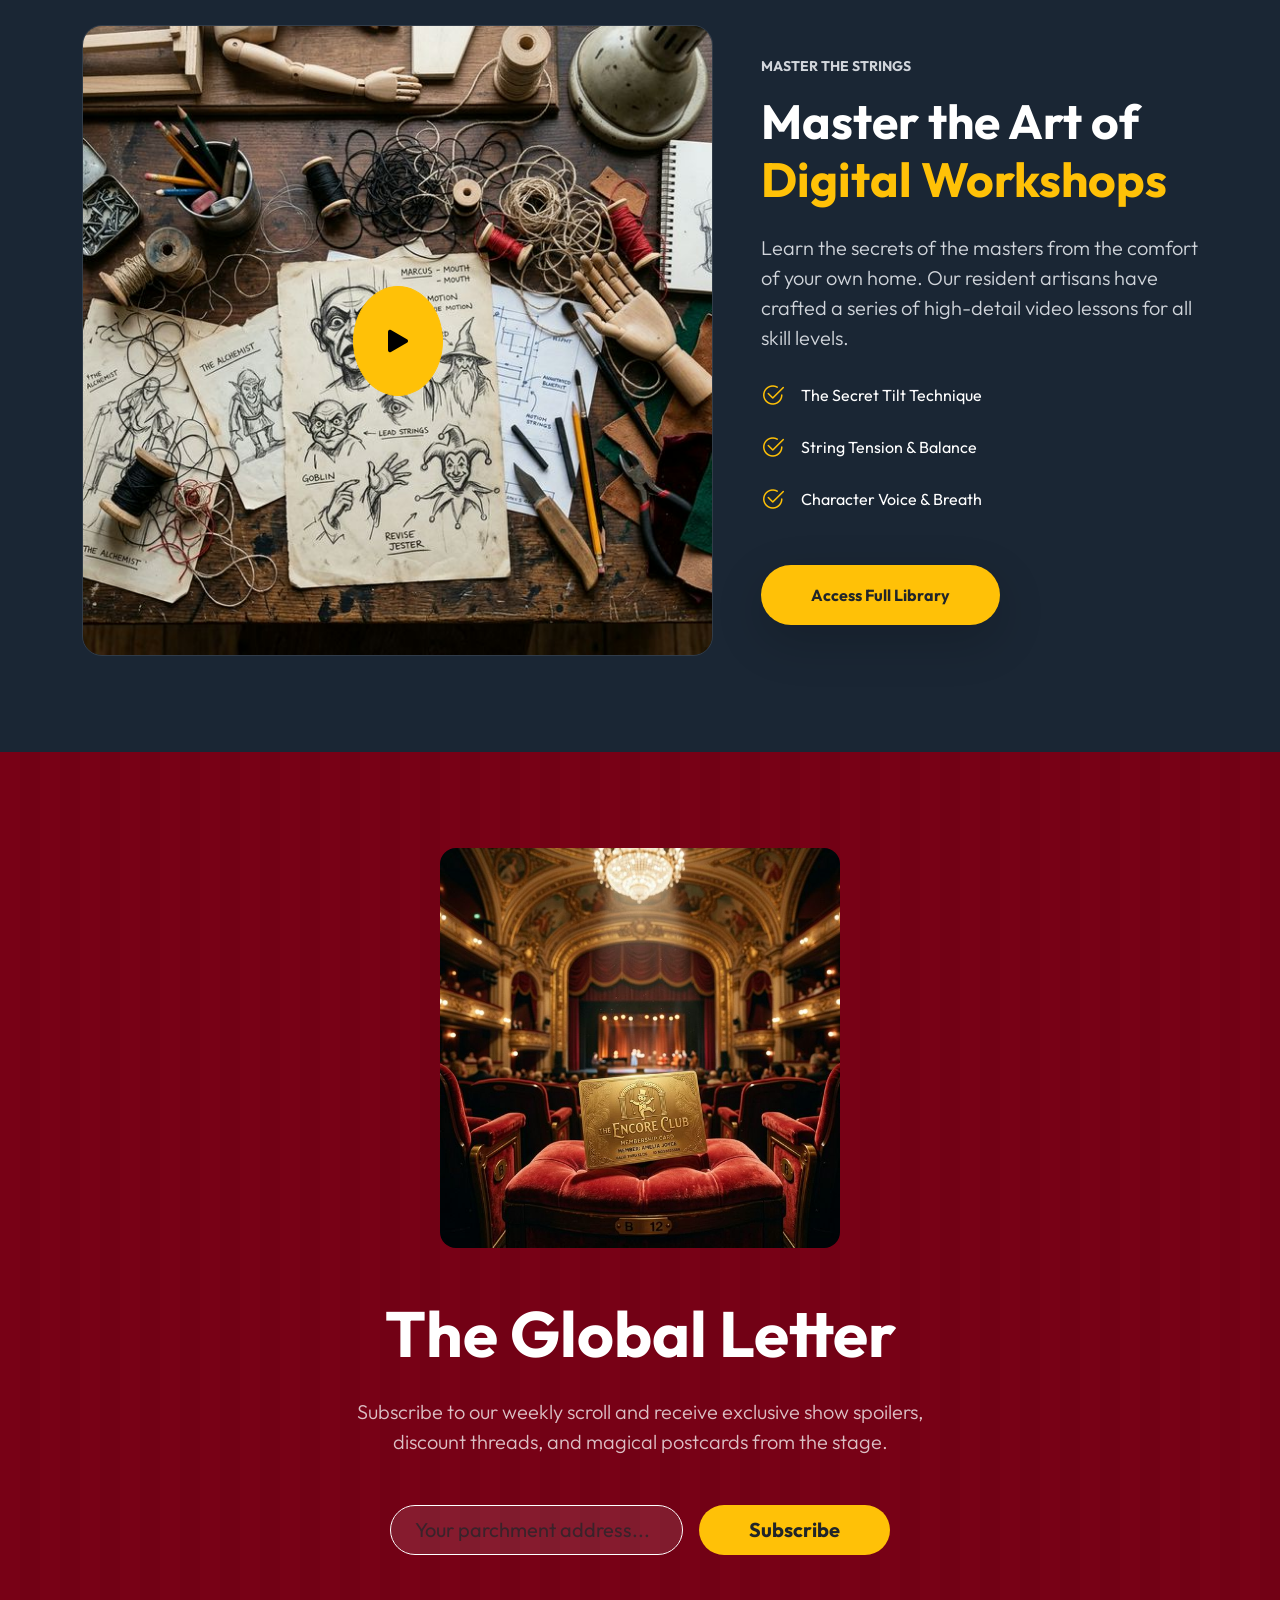
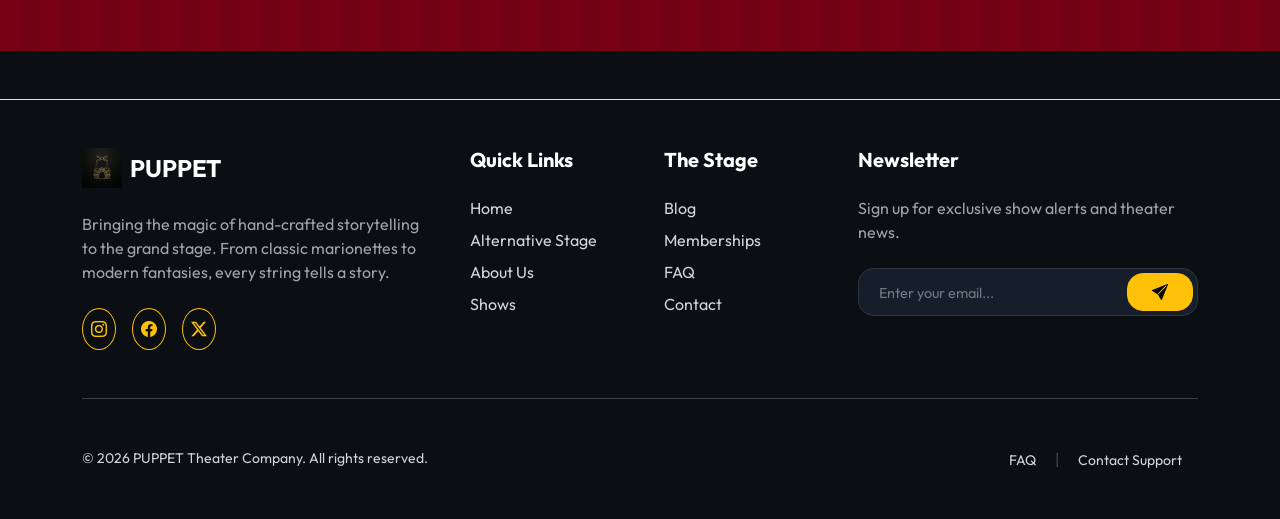
<file: blog.html>
<!DOCTYPE html>
<html lang="en" dir="ltr">

<head>
    <link rel="icon" type="image/png" href="assets/images/marionette-logo.png">
    <meta charset="UTF-8">
    <meta name="viewport" content="width=device-width, initial-scale=1.0">
    <title>PUPPET</title>
    <link href="https://cdn.jsdelivr.net/npm/bootstrap@5.3.2/dist/css/bootstrap.min.css" rel="stylesheet">
    <link href="https://cdn.jsdelivr.net/npm/bootstrap-icons@1.11.1/font/bootstrap-icons.css" rel="stylesheet">
    <link href="https://fonts.googleapis.com/css2?family=Outfit:wght@300;400;600;700&display=swap" rel="stylesheet">
    <link rel="stylesheet" href="assets/css/style.css">
</head>

<body class="loading">
    <div class="curtain-container">
        <div class="curtain-side curtain-left"></div>
        <div class="curtain-side curtain-right"></div>
    </div>

    <nav class="navbar navbar-expand-lg nav-puppet fixed-top">
        <div class="container">
            <a class="navbar-brand d-flex align-items-center" href="index.html">
                <img src="assets/images/marionette-logo.png" alt="Puppet Logo" width="40" class="me-2-logical">
                <span class="fw-bold tracking-tight">PUPPET</span>
            </a>
            <button class="navbar-toggler" type="button" data-bs-toggle="collapse" data-bs-target="#mainNav"><span
                    class="navbar-toggler-icon"></span></button>
            <div class="collapse navbar-collapse" id="mainNav">
                <ul class="navbar-nav ms-auto-logical mb-2 mb-lg-0">
                    <li class="nav-item"><a class="nav-link" href="index.html">Home</a></li>
                    <li class="nav-item"><a class="nav-link" href="home-2.html">Home 2</a></li>
                    <li class="nav-item"><a class="nav-link" href="about.html">About</a></li>
                    <li class="nav-item"><a class="nav-link" href="shows.html">Shows</a></li>
                    <li class="nav-item"><a class="nav-link active" href="blog.html" aria-current="page">Blog</a></li>
                    <li class="nav-item"><a class="nav-link" href="pricing.html">Pricing</a></li>
                    <li class="nav-item"><a class="nav-link" href="contact.html">Contact</a></li>
                </ul>
                <div class="d-flex align-items-center ms-lg-4-logical mt-3 mt-lg-0">
                    <a href="login.html"
                        class="btn btn-warning fw-bold text-dark px-4 rounded-pill me-3-logical">Login</a>
                    <div class="form-check form-switch me-3-logical"><input class="form-check-input" type="checkbox"
                            id="rtl-toggle"><label class="form-check-label small" for="rtl-toggle">RTL</label></div>
                    <div class="form-check form-switch me-3-logical"><input class="form-check-input" type="checkbox"
                            id="theme-toggle"><label class="form-check-label small" for="theme-toggle"><i
                                class="bi bi-moon-stars"></i></label></div>
                </div>
            </div>
        </div>
    </nav>

    <header
        class="hero-section position-relative overflow-hidden d-flex align-items-center justify-content-center text-center">
        <div class="stage-layer stage-depth-1 position-absolute w-100 h-100"
            style="background: url('assets/images/blog-hero-new.png') center/cover; opacity: 0.6;"></div>
        <div class="stage-layer stage-depth-2 position-absolute w-100 h-100"
            style="background: var(--puppet-gradient-stage);"></div>
        <div class="position-absolute w-100 h-100 top-0 start-0 bg-dark opacity-50 z-2"></div>
        <div class="container position-relative z-3 pt-5 reveal text-white text-shadow">
            <span class="badge bg-warning text-dark px-3 py-2 mb-3 rounded-pill text-uppercase tracking-widest">THE
                JOURNAL</span>
            <h1 class="display-2 fw-bold mb-4">Theater <span class="text-warning">Chronicles</span></h1>
            <p class="lead mb-5 opacity-75 max-width-600 mx-auto">Stories beyond the stage, reflections of the heart,
                <br>and secrets from the artisan's desk.
            </p>
        </div>
    </header>

    <!-- ??? SECTION 1: THE ARTISAN'S INK (Author Profile) -->
    <section class="py-section">
        <div class="container">
            <div class="row align-items-center g-5">
                <div class="col-lg-5 reveal text-center text-lg-start">
                    <div
                        class="workshop-float rounded-5 overflow-hidden shadow-2xl border border-white border-opacity-10">
                        <img src="assets/images/blog-author.png" alt="Author" class="img-fluid">
                    </div>
                </div>
                <div class="col-lg-7 reveal text-center text-lg-start" style="transition-delay: 0.2s">
                    <span class="text-warning fw-bold text-uppercase small tracking-widest mb-3 d-block">Behind the
                        Voice</span>
                    <h2 class="display-4 fw-bold mb-4">The <span class="text-warning">Artisan's Ink</span></h2>
                    <p class="lead text-muted mb-4">Every story in this journal is hand-crafted by our resident
                        puppeteers and master carvers. We don't just write scripts; we write the legends of strings.</p>
                    <div class="row g-4">
                        <div class="col-xl-6">
                            <div
                                class="glass-pill p-3 d-flex flex-column flex-xl-row align-items-center text-center text-xl-start">
                                <img src="assets/images/reviewer-elian.png" alt="Master Elian"
                                    class="rounded-circle mb-3 mb-xl-0 me-xl-3" width="60" height="60"
                                    style="object-fit: cover; border: 2px solid var(--puppet-accent);">
                                <div>
                                    <h4 class="h6 mb-1 fw-bold text-warning">Master Elian</h4>
                                    <p class="small text-muted mb-0">30 Years of Wood & Words.</p>
                                </div>
                            </div>
                        </div>
                        <div class="col-xl-6">
                            <div
                                class="glass-pill p-3 d-flex flex-column flex-xl-row align-items-center text-center text-xl-start">
                                <img src="assets/images/reviewer-thorne.png" alt="Scribe Thorne"
                                    class="rounded-circle mb-3 mb-xl-0 me-xl-3" width="60" height="60"
                                    style="object-fit: cover; border: 2px solid var(--puppet-accent);">
                                <div>
                                    <h4 class="h6 mb-1 fw-bold text-warning">Scribe Thorne</h4>
                                    <p class="small text-muted mb-0">The Guardian of Tales.</p>
                                </div>
                            </div>
                        </div>
                    </div>
                </div>
            </div>
        </div>
    </section>

    <!-- ??? SECTION 2: DIGITAL WORKSHOPS (Redesigned Split Layout) -->
    <section class="py-section bg-secondary-stage overflow-hidden">
        <div class="container">
            <div class="row align-items-center g-5">
                <div class="col-lg-7 reveal">
                    <div class="video-card shadow-2xl border border-white border-opacity-10">
                        <img src="assets/images/blog-workshop-v2.png" alt="Workshop Video" class="img-fluid">
                        <div class="position-absolute top-50 start-50 translate-middle">
                            <a href="#" class="btn btn-warning btn-lg p-4 rounded-circle shadow-xl"><i
                                    class="bi bi-play-fill fs-1"></i></a>
                        </div>
                    </div>
                </div>
                <div class="col-lg-5 reveal text-center text-lg-start" style="transition-delay: 0.2s">
                    <span class="text-warning fw-bold text-uppercase small tracking-widest mb-3 d-block">MASTER THE
                        STRINGS</span>
                    <h2 class="display-5 fw-bold mb-4">Master the Art of <br><span class="text-warning">Digital
                            Workshops</span></h2>
                    <p class="lead text-muted mb-4">Learn the secrets of the masters from the comfort of your own home.
                        Our resident artisans have crafted a series of high-detail video lessons for all skill levels.
                    </p>
                    <div class="row g-3 mb-5">
                        <div class="col-12">
                            <div class="d-flex align-items-center justify-content-center justify-content-lg-start"><i
                                    class="bi bi-check2-circle text-warning fs-4 me-3"></i><span>The Secret Tilt
                                    Technique</span></div>
                        </div>
                        <div class="col-12">
                            <div class="d-flex align-items-center justify-content-center justify-content-lg-start"><i
                                    class="bi bi-check2-circle text-warning fs-4 me-3"></i><span>String Tension &
                                    Balance</span></div>
                        </div>
                        <div class="col-12">
                            <div class="d-flex align-items-center justify-content-center justify-content-lg-start"><i
                                    class="bi bi-check2-circle text-warning fs-4 me-3"></i><span>Character Voice &
                                    Breath</span></div>
                        </div>
                    </div>
                    <button
                        class="btn btn-warning rounded-pill px-5 py-3 fw-bold text-dark shadow-lg btn-hover-highlight">Access
                        Full
                        Library</button>
                </div>
            </div>
        </div>
    </section>

    <!-- ?? SECTION 3: THE GLOBAL LETTER (Newsletter) -->
    <section class="py-section bg-curtain-texture text-white">
        <div class="container text-center reveal envelope-float">
            <img src="assets/images/blog-newsletter.png" alt="Newsletter"
                class="img-fluid rounded-4 mb-4 mb-md-5 shadow-2xl" style="max-width: 100%; width: 400px;">
            <h2 class="display-3 fw-bold mb-4">The Global Letter</h2>
            <p class="lead mb-4 mb-md-5 opacity-75 max-width-600 mx-auto">Subscribe to our weekly scroll and receive
                exclusive
                show spoilers, discount threads, and magical postcards from the stage.</p>
            <form class="d-flex flex-column flex-md-row justify-content-center gap-3 mx-auto" style="max-width: 500px;">
                <input type="email"
                    class="form-control form-control-lg bg-white bg-opacity-10 border-white border-opacity-20 text-white rounded-pill px-4"
                    placeholder="Your parchment address...">
                <button
                    class="btn btn-warning btn-lg px-5 fw-bold text-dark rounded-pill btn-hover-highlight">Subscribe</button>
            </form>
        </div>
    </section>

    <!-- ?? NEW 4-COLUMN FOOTER (PUPPET THEATER) -->
    <footer class="py-5 mt-5 border-top">
        <div class="container">
            <div class="row g-5">
                <!-- Col 1: Branding & Socials -->
                <div class="col-lg-4 reveal">
                    <a class="navbar-brand d-flex align-items-center mb-4" href="index.html">
                        <img src="assets/images/marionette-logo.png" alt="Puppet Logo" width="40" class="me-2-logical">
                        <span class="fw-bold tracking-tight">PUPPET</span>
                    </a>
                    <p class="text-muted mb-4 opacity-75">Bringing the magic of hand-crafted storytelling to the grand
                        stage. From classic marionettes to modern fantasies, every string tells a story.</p>
                    <div class="d-flex gap-3">
                        <a href="#" class="btn btn-outline-warning rounded-circle p-2 social-bounce-item"><i
                                class="bi bi-instagram"></i></a>
                        <a href="#" class="btn btn-outline-warning rounded-circle p-2 social-bounce-item"><i
                                class="bi bi-facebook"></i></a>
                        <a href="#" class="btn btn-outline-warning rounded-circle p-2 social-bounce-item"><i
                                class="bi bi-twitter-x"></i></a>
                    </div>
                </div>
                <!-- Col 2: Navigation -->
                <div class="col-lg-2 reveal" style="transition-delay: 0.1s">
                    <h5 class="fw-bold mb-4 ">Quick Links</h5>
                    <ul class="list-unstyled">
                        <li class="mb-2"><a href="index.html"
                                class="text-muted text-decoration-none hover-warning">Home</a></li>
                        <li class="mb-2"><a href="home-2.html"
                                class="text-muted text-decoration-none hover-warning">Alternative Stage</a></li>
                        <li class="mb-2"><a href="about.html"
                                class="text-muted text-decoration-none hover-warning">About Us</a></li>
                        <li class="mb-2"><a href="shows.html"
                                class="text-muted text-decoration-none hover-warning">Shows</a></li>
                    </ul>
                </div>
                <!-- Col 3: Community/Resources -->
                <div class="col-lg-2 reveal" style="transition-delay: 0.2s">
                    <h5 class="fw-bold mb-4 ">The Stage</h5>
                    <ul class="list-unstyled">
                        <li class="mb-2"><a href="blog.html"
                                class="text-muted text-decoration-none hover-warning">Blog</a></li>
                        <li class="mb-2"><a href="pricing.html"
                                class="text-muted text-decoration-none hover-warning">Memberships</a></li>
                        <li class="mb-2"><a href="faq.html"
                                class="text-muted text-decoration-none hover-warning">FAQ</a></li>
                        <li class="mb-2"><a href="contact.html"
                                class="text-muted text-decoration-none hover-warning">Contact</a></li>
                    </ul>
                </div>
                <!-- Col 4: Newsletter Subscription -->
                <div class="col-lg-4 reveal" style="transition-delay: 0.3s">
                    <h5 class="fw-bold mb-4 ">Newsletter</h5>
                    <p class="text-muted mb-4 opacity-75">Sign up for exclusive show alerts and theater news.</p>
                    <div class="input-group mb-3 bg-glass rounded-4 p-1">
                        <input type="email" class="form-control bg-transparent border-0 placeholder-muted px-3"
                            placeholder="Enter your email...">
                        <button class="btn btn-warning rounded-4 px-4" type="button"><i
                                class="bi bi-send-fill"></i></button>
                    </div>
                </div>
            </div>
            <hr class="my-5 text-muted opacity-25">
            <div class="row align-items-center reveal" style="transition-delay: 0.4s">
                <div class="col-md-6 text-center text-md-start mb-3 mb-md-0">
                    <p class="mb-0 text-muted small">&copy; 2026 PUPPET Theater Company. All rights reserved.</p>
                </div>
                <div class="col-md-6 text-center text-md-end">
                    <a href="faq.html" class="text-muted text-decoration-none small mx-3 hover-warning">FAQ</a>
                    <span class="text-muted opacity-25">|</span>
                    <a href="contact.html" class="text-muted text-decoration-none small mx-3 hover-warning">Contact
                        Support</a>
                </div>
            </div>
        </div>
    </footer>

    <script src="https://cdn.jsdelivr.net/npm/bootstrap@5.3.2/dist/js/bootstrap.bundle.min.js"></script>
    <script src="assets/js/main.js"></script>
</body>

</html>
</file>
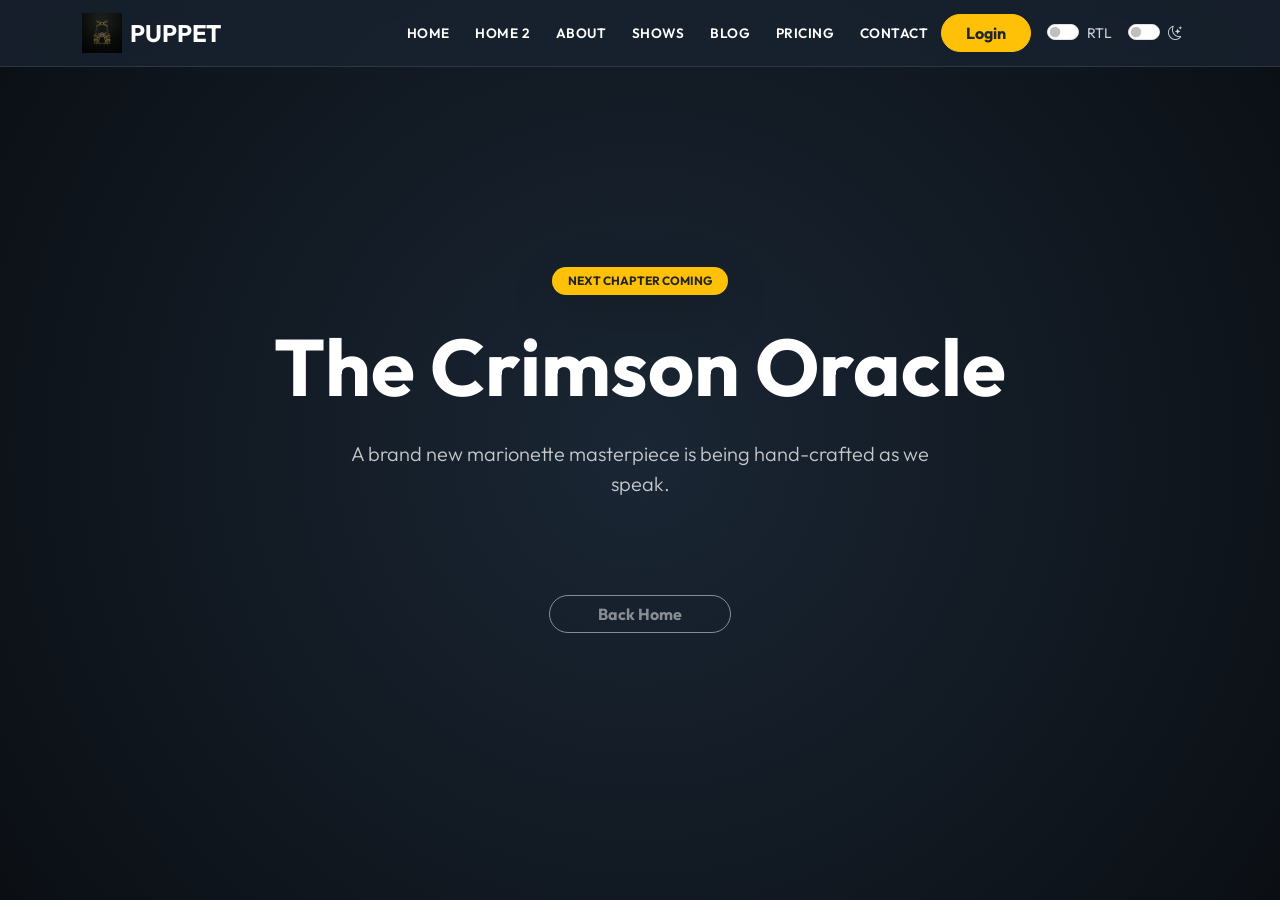
<file: coming-soon.html>
<!DOCTYPE html>
<html lang="en" dir="ltr">

<head>
    <link rel="icon" type="image/png" href="assets/images/marionette-logo.png">
    <meta charset="UTF-8">
    <meta name="viewport" content="width=device-width, initial-scale=1.0">
    <title>PUPPET</title>
    <link href="https://cdn.jsdelivr.net/npm/bootstrap@5.3.2/dist/css/bootstrap.min.css" rel="stylesheet">
    <link href="https://cdn.jsdelivr.net/npm/bootstrap-icons@1.11.1/font/bootstrap-icons.css" rel="stylesheet">
    <link href="https://fonts.googleapis.com/css2?family=Outfit:wght@300;400;600;700&display=swap" rel="stylesheet">
    <link rel="stylesheet" href="assets/css/style.css">
    <style>
        .coming-soon-hero {
            min-height: 100vh;
            background: radial-gradient(circle at center, #1A2634 0%, #0B0F14 100%);
            position: relative;
            overflow: hidden;
            padding-top: 100px;
        }

        .coming-soon-content {
            position: relative;
            z-index: 5;
            max-width: 800px;
            margin: 0 auto;
            text-align: center;
            color: white;
        }
    </style>
</head>

<body class="loading">
    <nav class="navbar navbar-expand-lg nav-puppet fixed-top">
        <div class="container">
            <a class="navbar-brand d-flex align-items-center" href="index.html">
                <img src="assets/images/marionette-logo.png" alt="Puppet Logo" width="40" class="me-2-logical">
                <span class="fw-bold tracking-tight">PUPPET</span>
            </a>
            <button class="navbar-toggler" type="button" data-bs-toggle="collapse" data-bs-target="#mainNav"><span
                    class="navbar-toggler-icon"></span></button>
            <div class="collapse navbar-collapse" id="mainNav">
                <ul class="navbar-nav ms-auto-logical mb-2 mb-lg-0">
                    <li class="nav-item"><a class="nav-link" href="index.html">Home</a></li>
                    <li class="nav-item"><a class="nav-link" href="home-2.html">Home 2</a></li>
                    <li class="nav-item"><a class="nav-link" href="about.html">About</a></li>
                    <li class="nav-item"><a class="nav-link" href="shows.html">Shows</a></li>
                    <li class="nav-item"><a class="nav-link" href="blog.html">Blog</a></li>
                    <li class="nav-item"><a class="nav-link" href="pricing.html">Pricing</a></li>
                    <li class="nav-item"><a class="nav-link" href="contact.html">Contact</a></li>
                </ul>
                <div class="d-flex align-items-center ms-lg-4-logical mt-3 mt-lg-0">
                    <a href="login.html"
                        class="btn btn-warning fw-bold text-dark px-4 rounded-pill me-3-logical">Login</a>
                    <div class="form-check form-switch me-3-logical"><input class="form-check-input" type="checkbox"
                            id="rtl-toggle"><label class="form-check-label small" for="rtl-toggle">RTL</label></div>
                    <div class="form-check form-switch me-3-logical"><input class="form-check-input" type="checkbox"
                            id="theme-toggle"><label class="form-check-label small" for="theme-toggle"><i
                                class="bi bi-moon-stars"></i></label></div>
                </div>
            </div>
        </div>
    </nav>
    <div class="coming-soon-hero d-flex align-items-center justify-content-center text-center p-5">
        <div class="coming-soon-content reveal"><span
                class="badge bg-warning text-dark px-3 py-2 rounded-pill mb-4 shadow-lg fw-bold">NEXT CHAPTER
                COMING</span>
            <h1 class="display-1 fw-bold mb-4">The Crimson Oracle</h1>
            <p class="lead opacity-75 mb-5 max-width-600 mx-auto">A brand new marionette masterpiece is being
                hand-crafted as we speak.</p><a href="index.html"
                class="btn btn-outline-light rounded-pill px-5 mt-5 fw-bold opacity-50 hover-opacity-100 text-decoration-none">Back
                Home</a>
        </div>
    </div>
    <script src="https://cdn.jsdelivr.net/npm/bootstrap@5.3.2/dist/js/bootstrap.bundle.min.js"></script>
    <script src="assets/js/main.js"></script>
</body>

</html>
</file>
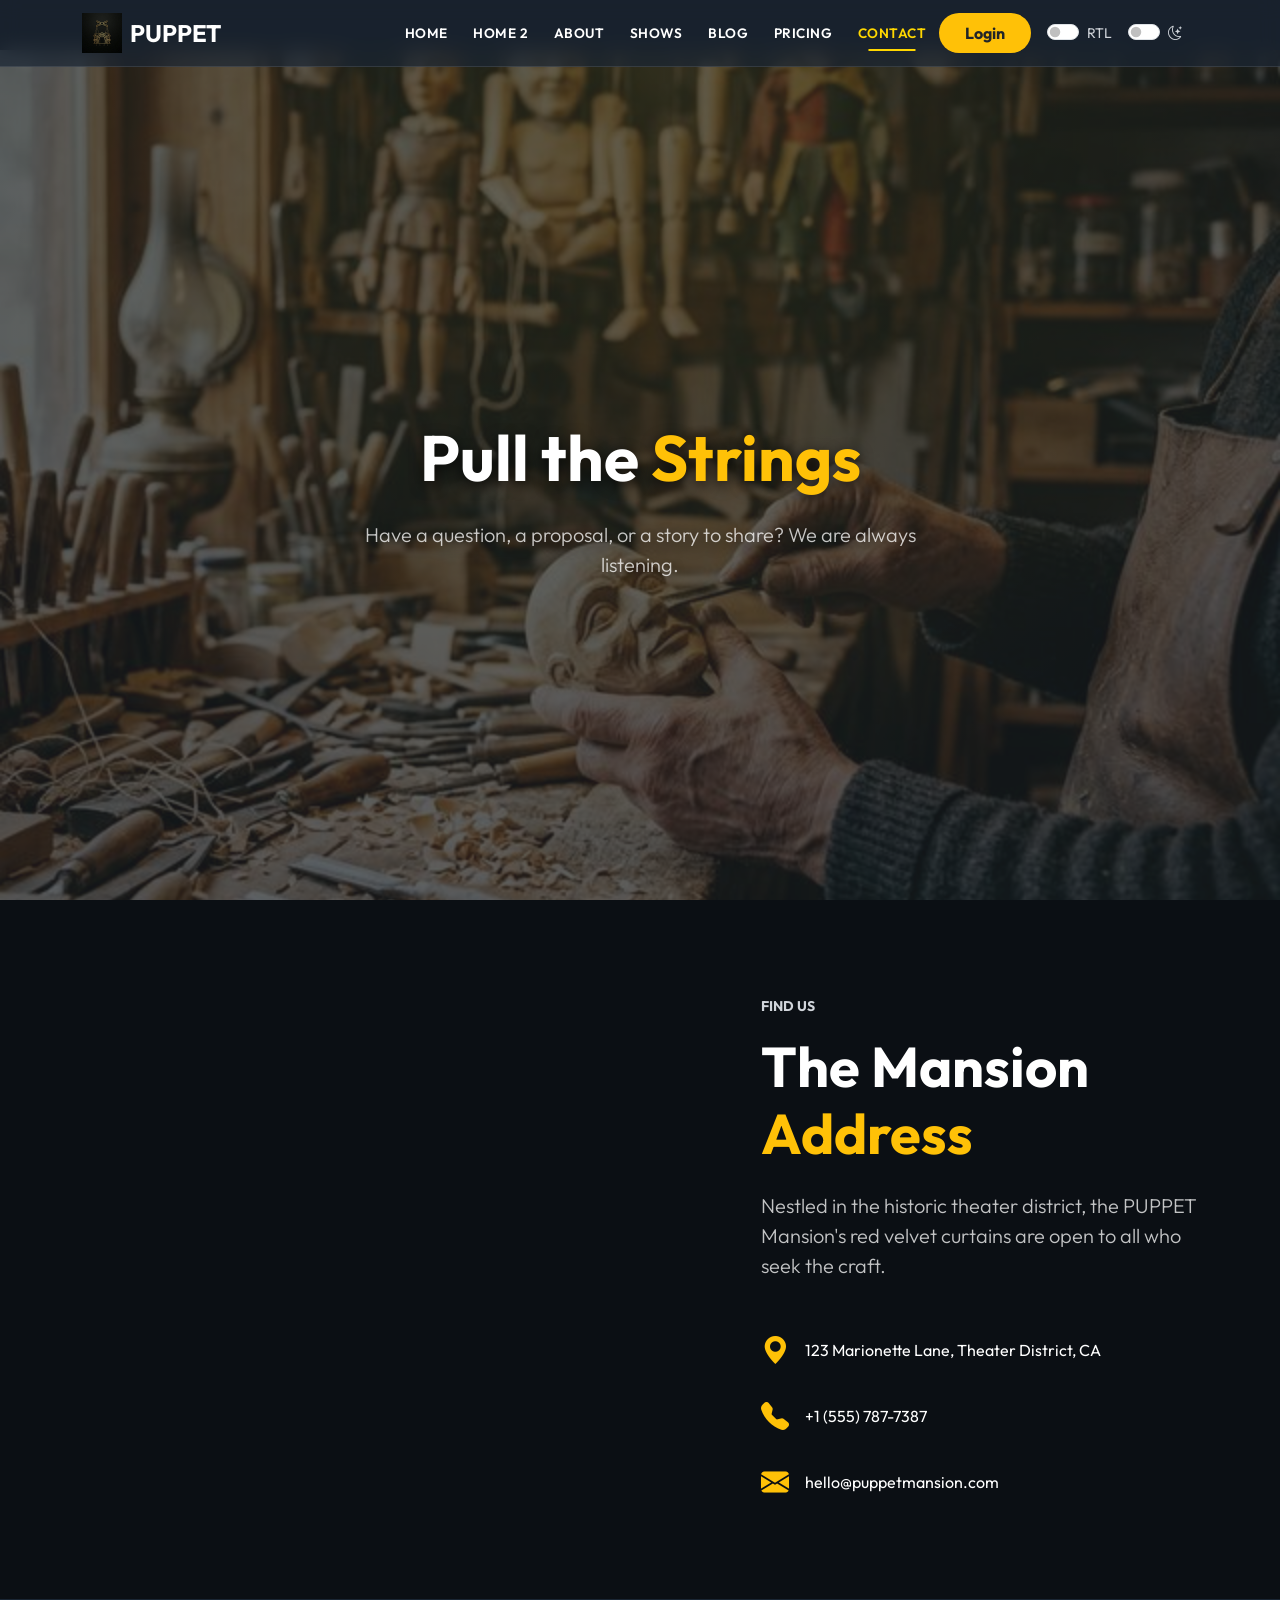
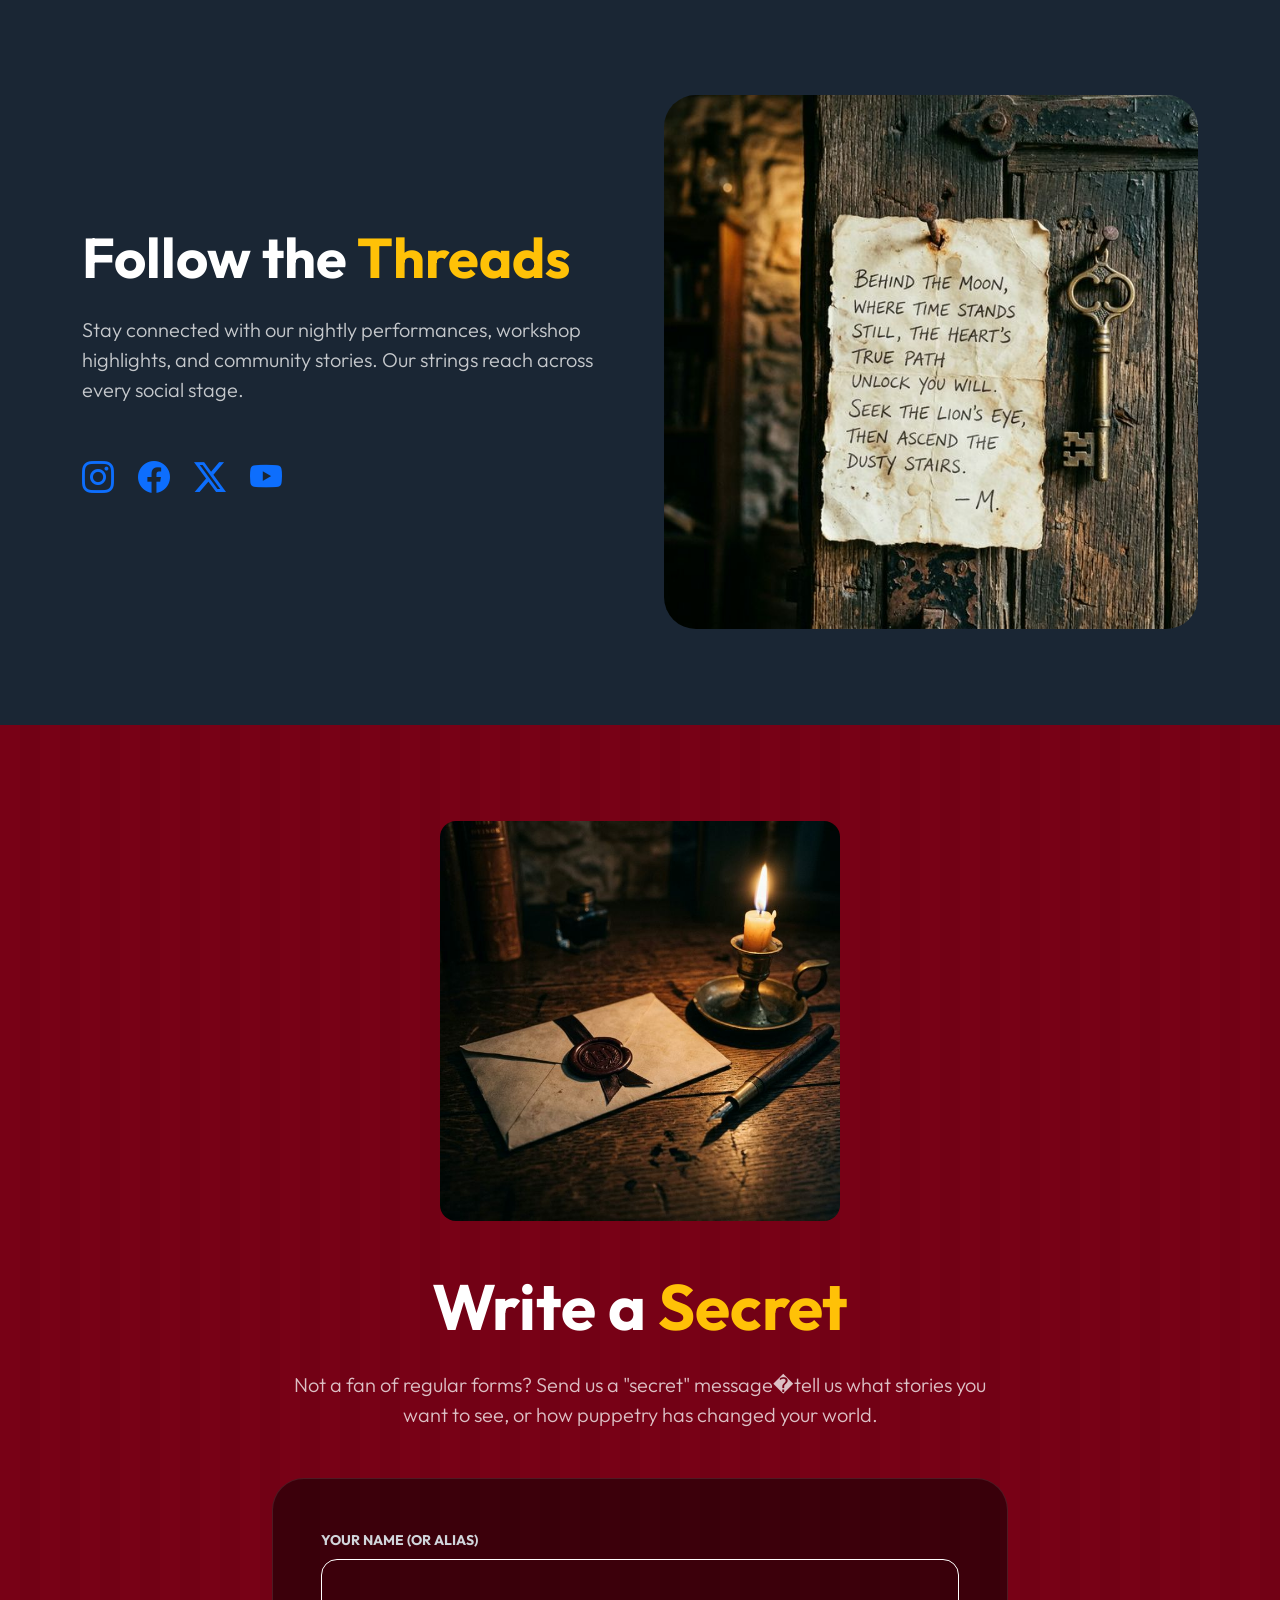
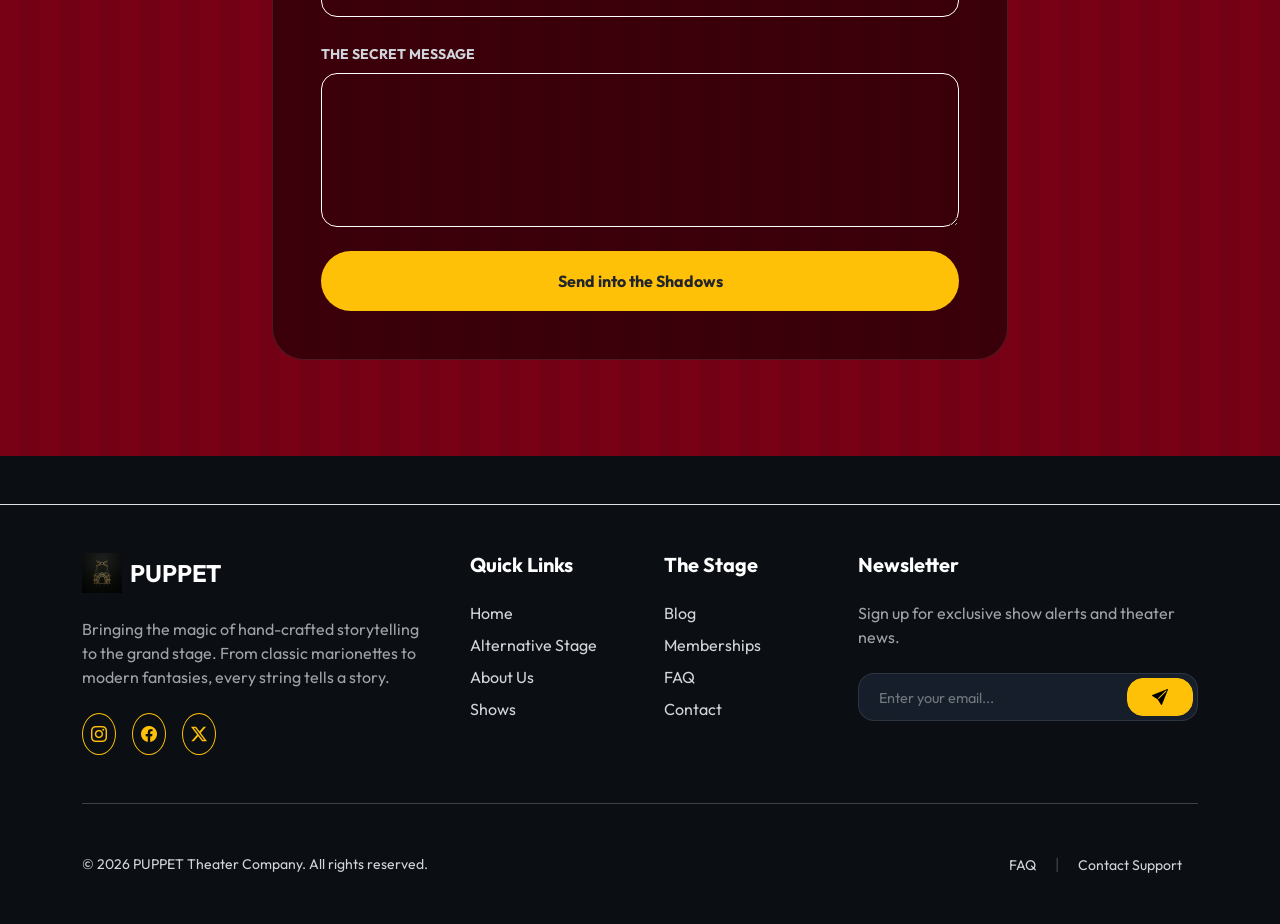
<file: contact.html>
<!DOCTYPE html>
<html lang="en" dir="ltr">

<head>
    <link rel="icon" type="image/png" href="assets/images/marionette-logo.png">
    <meta charset="UTF-8">
    <meta name="viewport" content="width=device-width, initial-scale=1.0">
    <title>PUPPET</title>
    <link href="https://cdn.jsdelivr.net/npm/bootstrap@5.3.2/dist/css/bootstrap.min.css" rel="stylesheet">
    <link href="https://cdn.jsdelivr.net/npm/bootstrap-icons@1.11.1/font/bootstrap-icons.css" rel="stylesheet">
    <link href="https://fonts.googleapis.com/css2?family=Outfit:wght@300;400;600;700&display=swap" rel="stylesheet">
    <link rel="stylesheet" href="assets/css/style.css">
</head>

<body class="loading">
    <div class="curtain-container">
        <div class="curtain-side curtain-left"></div>
        <div class="curtain-side curtain-right"></div>
    </div>

    <nav class="navbar navbar-expand-lg nav-puppet fixed-top">
        <div class="container">
            <a class="navbar-brand d-flex align-items-center" href="index.html">
                <img src="assets/images/marionette-logo.png" alt="Puppet Logo" width="40" class="me-2-logical">
                <span class="fw-bold tracking-tight">PUPPET</span>
            </a>
            <button class="navbar-toggler" type="button" data-bs-toggle="collapse" data-bs-target="#mainNav"><span
                    class="navbar-toggler-icon"></span></button>
            <div class="collapse navbar-collapse" id="mainNav">
                <ul class="navbar-nav ms-auto-logical mb-2 mb-lg-0">
                    <li class="nav-item"><a class="nav-link" href="index.html">Home</a></li>
                    <li class="nav-item"><a class="nav-link" href="home-2.html">Home 2</a></li>
                    <li class="nav-item"><a class="nav-link" href="about.html">About</a></li>
                    <li class="nav-item"><a class="nav-link" href="shows.html">Shows</a></li>
                    <li class="nav-item"><a class="nav-link" href="blog.html">Blog</a></li>
                    <li class="nav-item"><a class="nav-link" href="pricing.html">Pricing</a></li>
                    <li class="nav-item"><a class="nav-link active" href="contact.html" aria-current="page">Contact</a>
                    </li>
                </ul>
                <div class="d-flex align-items-center ms-lg-4-logical mt-3 mt-lg-0">
                    <a href="login.html"
                        class="btn btn-warning fw-bold text-dark px-4 rounded-pill me-3-logical btn-hover-highlight">Login</a>
                    <div class="form-check form-switch me-3-logical"><input class="form-check-input" type="checkbox"
                            id="rtl-toggle"><label class="form-check-label small" for="rtl-toggle">RTL</label></div>
                    <div class="form-check form-switch me-3-logical"><input class="form-check-input" type="checkbox"
                            id="theme-toggle"><label class="form-check-label small" for="theme-toggle"><i
                                class="bi bi-moon-stars"></i></label></div>
                </div>
            </div>
        </div>
    </nav>

    <header
        class="hero-section position-relative overflow-hidden d-flex align-items-center justify-content-center text-center">
        <div class="stage-layer stage-depth-1 position-absolute w-100 h-100"
            style="background: url('assets/images/workshop.png') center/cover; opacity: 0.6;"></div>
        <div class="stage-layer stage-depth-2 position-absolute w-100 h-100"
            style="background: var(--puppet-gradient-stage);"></div>
        <div class="position-absolute w-100 h-100 top-0 start-0 bg-dark opacity-50 z-2"></div>
        <div class="container position-relative z-3 pt-5 reveal text-white text-shadow">
            <h1 class="display-3 fw-bold mb-4">Pull the <span class="text-warning">Strings</span></h1>
            <p class="lead mb-5 opacity-75 max-width-600 mx-auto">Have a question, a proposal, or a story to share? We
                are
                always listening.</p>
        </div>
    </header>

    <!-- ??? SECTION 1: THE GRAND ENTRANCE (Interactive Map) -->
    <section class="py-section">
        <div class="container">
            <div class="row g-5 align-items-center">
                <div class="col-lg-7 reveal">
                    <div class="map-frame shadow-2xl">
                        <iframe
                            src="https://www.google.com/maps/embed?pb=!1m18!1m12!1m3!1d3402.7845353194093!2d-118.24368!3d34.052234!2m3!1f0!2f0!3f0!3m2!1i1024!2i768!4f13.1!3m3!1m2!1s0x80c2c6342531d1d7%3A0x50cf99039f379!2sLos%20Angeles%2C%20CA!5e0!3m2!1sen!2sus!4v1700000000000!5m2!1sen!2sus"
                            width="100%" height="500" style="border:0;" allowfullscreen="" loading="lazy"></iframe>
                    </div>
                </div>
                <div class="col-lg-5 reveal" style="transition-delay: 0.2s">
                    <span class="text-warning fw-bold text-uppercase small tracking-widest mb-3 d-block">FIND US</span>
                    <h2 class="display-4 fw-bold mb-4">The Mansion <span class="text-warning">Address</span></h2>
                    <p class="lead mb-5 opacity-75">Nestled in the historic theater district, the PUPPET Mansion's red
                        velvet curtains are open to all who seek the craft.</p>
                    <div class="d-flex align-items-center mb-4"><i
                            class="bi bi-geo-alt-fill text-warning fs-3 me-3"></i> <span>123 Marionette Lane, Theater
                            District, CA</span></div>
                    <div class="d-flex align-items-center mb-4"><i
                            class="bi bi-telephone-fill text-warning fs-3 me-3"></i> <span>+1 (555) 787-7387</span>
                    </div>
                    <div class="d-flex align-items-center"><i class="bi bi-envelope-fill text-warning fs-3 me-3"></i>
                        <span>hello@puppetmansion.com</span>
                    </div>
                </div>
            </div>
        </div>
    </section>

    <!-- ?? SECTION 2: THE SOCIAL STRING (Social Links) -->
    <section class="py-section bg-secondary-stage">
        <div class="container">
            <div class="row align-items-center flex-row-reverse g-5">
                <div class="col-lg-6 reveal social-bounce">
                    <img src="assets/images/contact-clue.png" alt="Social" class="img-fluid rounded-5 shadow-2xl">
                </div>
                <div class="col-lg-6 reveal" style="transition-delay: 0.2s">
                    <h2 class="display-4 fw-bold mb-4">Follow the <span class="text-warning">Threads</span></h2>
                    <p class="lead mb-5 opacity-75">Stay connected with our nightly performances, workshop highlights,
                        and community stories. Our strings reach across every social stage.</p>
                    <div class="d-flex gap-4">
                        <a href="#" class="social-bounce-item fs-2"><i class="bi bi-instagram"></i></a>
                        <a href="#" class="social-bounce-item fs-2"><i class="bi bi-facebook"></i></a>
                        <a href="#" class="social-bounce-item fs-2"><i class="bi bi-twitter-x"></i></a>
                        <a href="#" class="social-bounce-item fs-2"><i class="bi bi-youtube"></i></a>
                    </div>
                </div>
            </div>
        </div>
    </section>

    <!-- ??? SECTION 3: WRITE A SECRET (Creative Form) -->
    <section class="py-section bg-curtain-texture text-white">
        <div class="container">
            <div class="row justify-content-center">
                <div class="col-lg-8 reveal secret-ink text-center">
                    <img src="assets/images/contact-secret-new.png" alt="Secret"
                        class="img-fluid rounded-4 mb-5 shadow-2xl mx-auto d-block"
                        style="max-width: 400px; width: 100%;">
                    <h2 class="display-3 fw-bold mb-4">Write a <span class="text-warning">Secret</span></h2>
                    <p class="lead mb-5 opacity-75">Not a fan of regular forms? Send us a "secret" message�tell us what
                        stories you want to see, or how puppetry has changed your world.</p>
                    <form class="text-start bg-glass p-5 rounded-5 border border-white border-opacity-10">
                        <div class="mb-4">
                            <label class="form-label small text-warning fw-bold">YOUR NAME (OR ALIAS)</label>
                            <input type="text"
                                class="form-control bg-transparent border-white border-opacity-20 text-white p-3 rounded-4">
                        </div>
                        <div class="mb-4">
                            <label class="form-label small text-warning fw-bold">THE SECRET MESSAGE</label>
                            <textarea
                                class="form-control bg-transparent border-white border-opacity-20 text-white p-3 rounded-4"
                                rows="5"></textarea>
                        </div>
                        <button
                            class="btn btn-warning w-100 py-3 fw-bold text-dark rounded-pill hover-scale btn-hover-highlight">Send
                            into
                            the Shadows</button>
                    </form>
                </div>
            </div>
        </div>
    </section>

    <!-- ?? NEW 4-COLUMN FOOTER (PUPPET THEATER) -->
    <footer class="py-5 mt-5 border-top">
        <div class="container">
            <div class="row g-5">
                <!-- Col 1: Branding & Socials -->
                <div class="col-lg-4 reveal">
                    <a class="navbar-brand d-flex align-items-center mb-4" href="index.html">
                        <img src="assets/images/marionette-logo.png" alt="Puppet Logo" width="40" class="me-2-logical">
                        <span class="fw-bold tracking-tight">PUPPET</span>
                    </a>
                    <p class="text-muted mb-4 opacity-75">Bringing the magic of hand-crafted storytelling to the grand
                        stage. From classic marionettes to modern fantasies, every string tells a story.</p>
                    <div class="d-flex gap-3">
                        <a href="#" class="btn btn-outline-warning rounded-circle p-2 social-bounce-item"><i
                                class="bi bi-instagram"></i></a>
                        <a href="#" class="btn btn-outline-warning rounded-circle p-2 social-bounce-item"><i
                                class="bi bi-facebook"></i></a>
                        <a href="#" class="btn btn-outline-warning rounded-circle p-2 social-bounce-item"><i
                                class="bi bi-twitter-x"></i></a>
                    </div>
                </div>
                <!-- Col 2: Navigation -->
                <div class="col-lg-2 reveal" style="transition-delay: 0.1s">
                    <h5 class="fw-bold mb-4 ">Quick Links</h5>
                    <ul class="list-unstyled">
                        <li class="mb-2"><a href="index.html"
                                class="text-muted text-decoration-none hover-warning">Home</a></li>
                        <li class="mb-2"><a href="home-2.html"
                                class="text-muted text-decoration-none hover-warning">Alternative Stage</a></li>
                        <li class="mb-2"><a href="about.html"
                                class="text-muted text-decoration-none hover-warning">About Us</a></li>
                        <li class="mb-2"><a href="shows.html"
                                class="text-muted text-decoration-none hover-warning">Shows</a></li>
                    </ul>
                </div>
                <!-- Col 3: Community/Resources -->
                <div class="col-lg-2 reveal" style="transition-delay: 0.2s">
                    <h5 class="fw-bold mb-4 ">The Stage</h5>
                    <ul class="list-unstyled">
                        <li class="mb-2"><a href="blog.html"
                                class="text-muted text-decoration-none hover-warning">Blog</a></li>
                        <li class="mb-2"><a href="pricing.html"
                                class="text-muted text-decoration-none hover-warning">Memberships</a></li>
                        <li class="mb-2"><a href="faq.html"
                                class="text-muted text-decoration-none hover-warning">FAQ</a></li>
                        <li class="mb-2"><a href="contact.html"
                                class="text-muted text-decoration-none hover-warning">Contact</a></li>
                    </ul>
                </div>
                <!-- Col 4: Newsletter Subscription -->
                <div class="col-lg-4 reveal" style="transition-delay: 0.3s">
                    <h5 class="fw-bold mb-4 ">Newsletter</h5>
                    <p class="text-muted mb-4 opacity-75">Sign up for exclusive show alerts and theater news.</p>
                    <div class="input-group mb-3 bg-glass rounded-4 p-1">
                        <input type="email" class="form-control bg-transparent border-0 placeholder-muted px-3"
                            placeholder="Enter your email...">
                        <button class="btn btn-warning rounded-4 px-4" type="button"><i
                                class="bi bi-send-fill"></i></button>
                    </div>
                </div>
            </div>
            <hr class="my-5 text-muted opacity-25">
            <div class="row align-items-center reveal" style="transition-delay: 0.4s">
                <div class="col-md-6 text-center text-md-start mb-3 mb-md-0">
                    <p class="mb-0 text-muted small">&copy; 2026 PUPPET Theater Company. All rights reserved.</p>
                </div>
                <div class="col-md-6 text-center text-md-end">
                    <a href="faq.html" class="text-muted text-decoration-none small mx-3 hover-warning">FAQ</a>
                    <span class="text-muted opacity-25">|</span>
                    <a href="contact.html" class="text-muted text-decoration-none small mx-3 hover-warning">Contact
                        Support</a>
                </div>
            </div>
        </div>
    </footer>

    <script src="https://cdn.jsdelivr.net/npm/bootstrap@5.3.2/dist/js/bootstrap.bundle.min.js"></script>
    <script src="assets/js/main.js"></script>
</body>

</html>
</file>
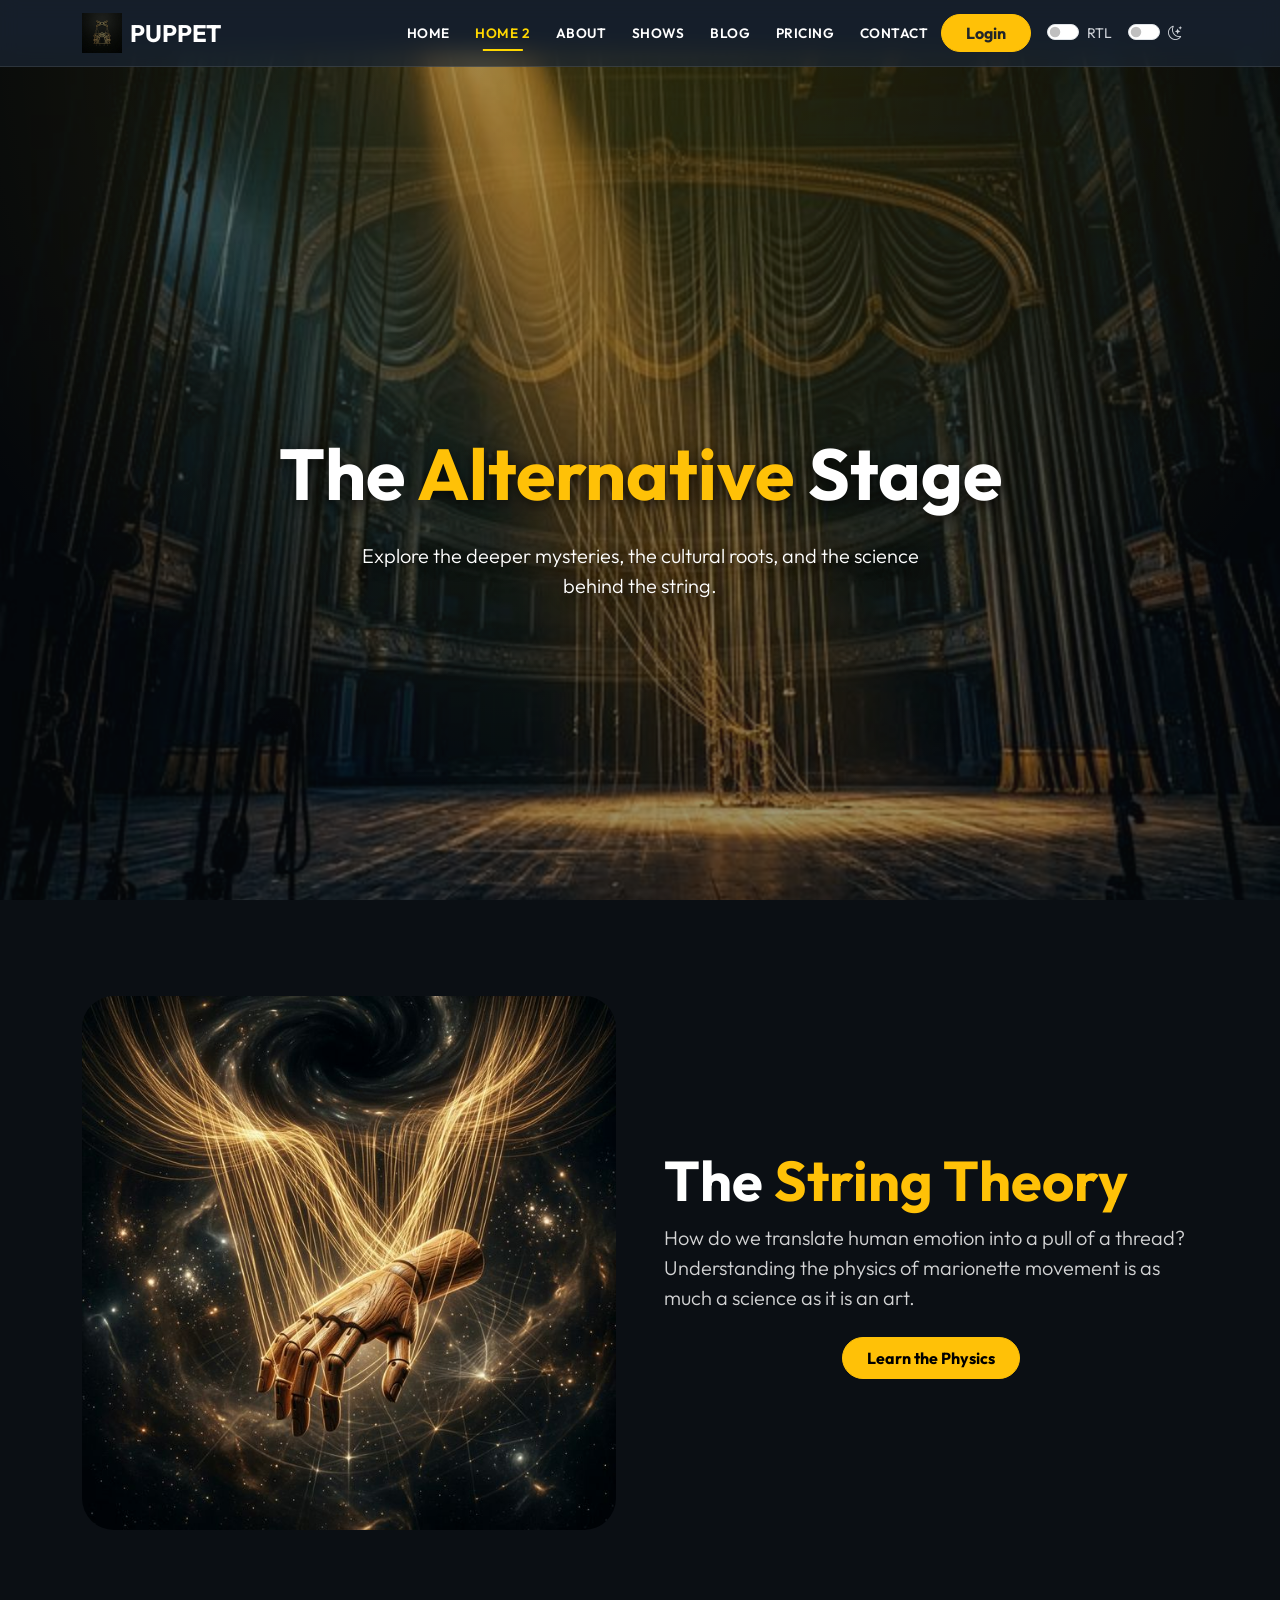
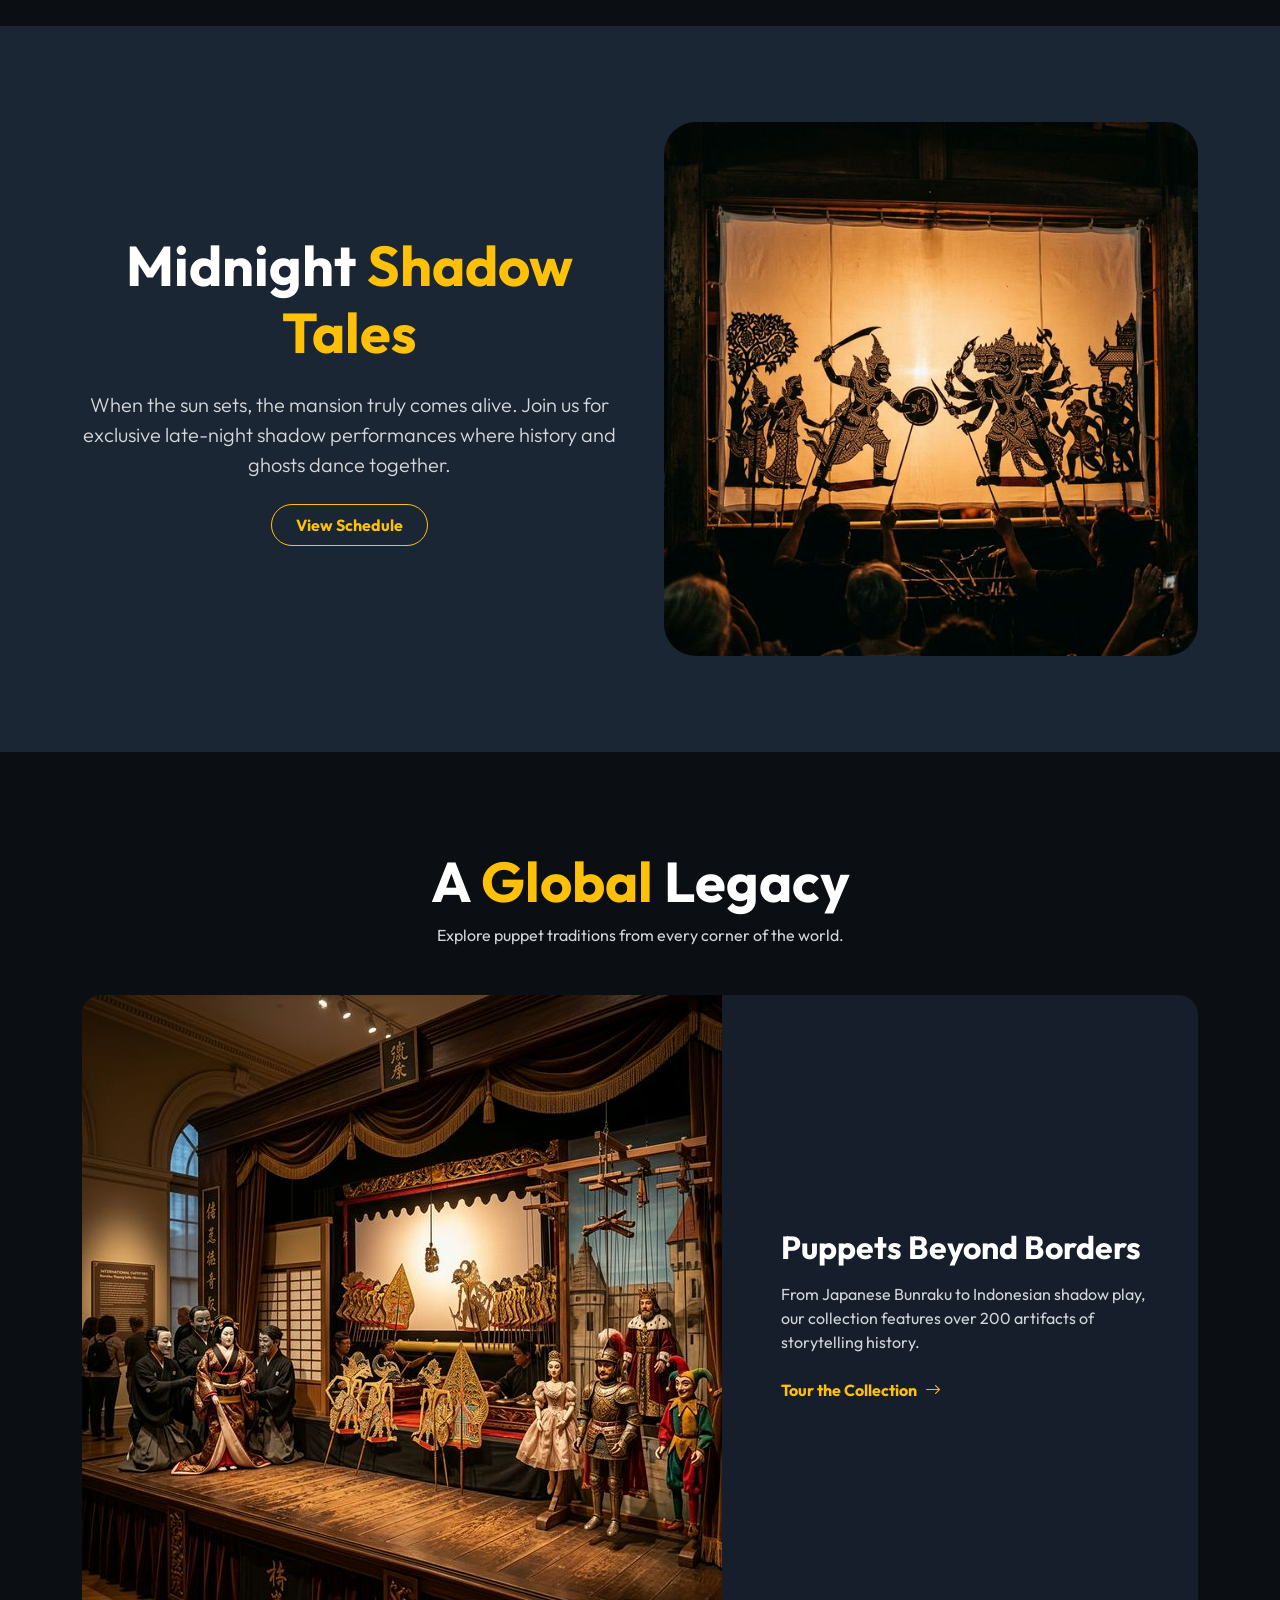
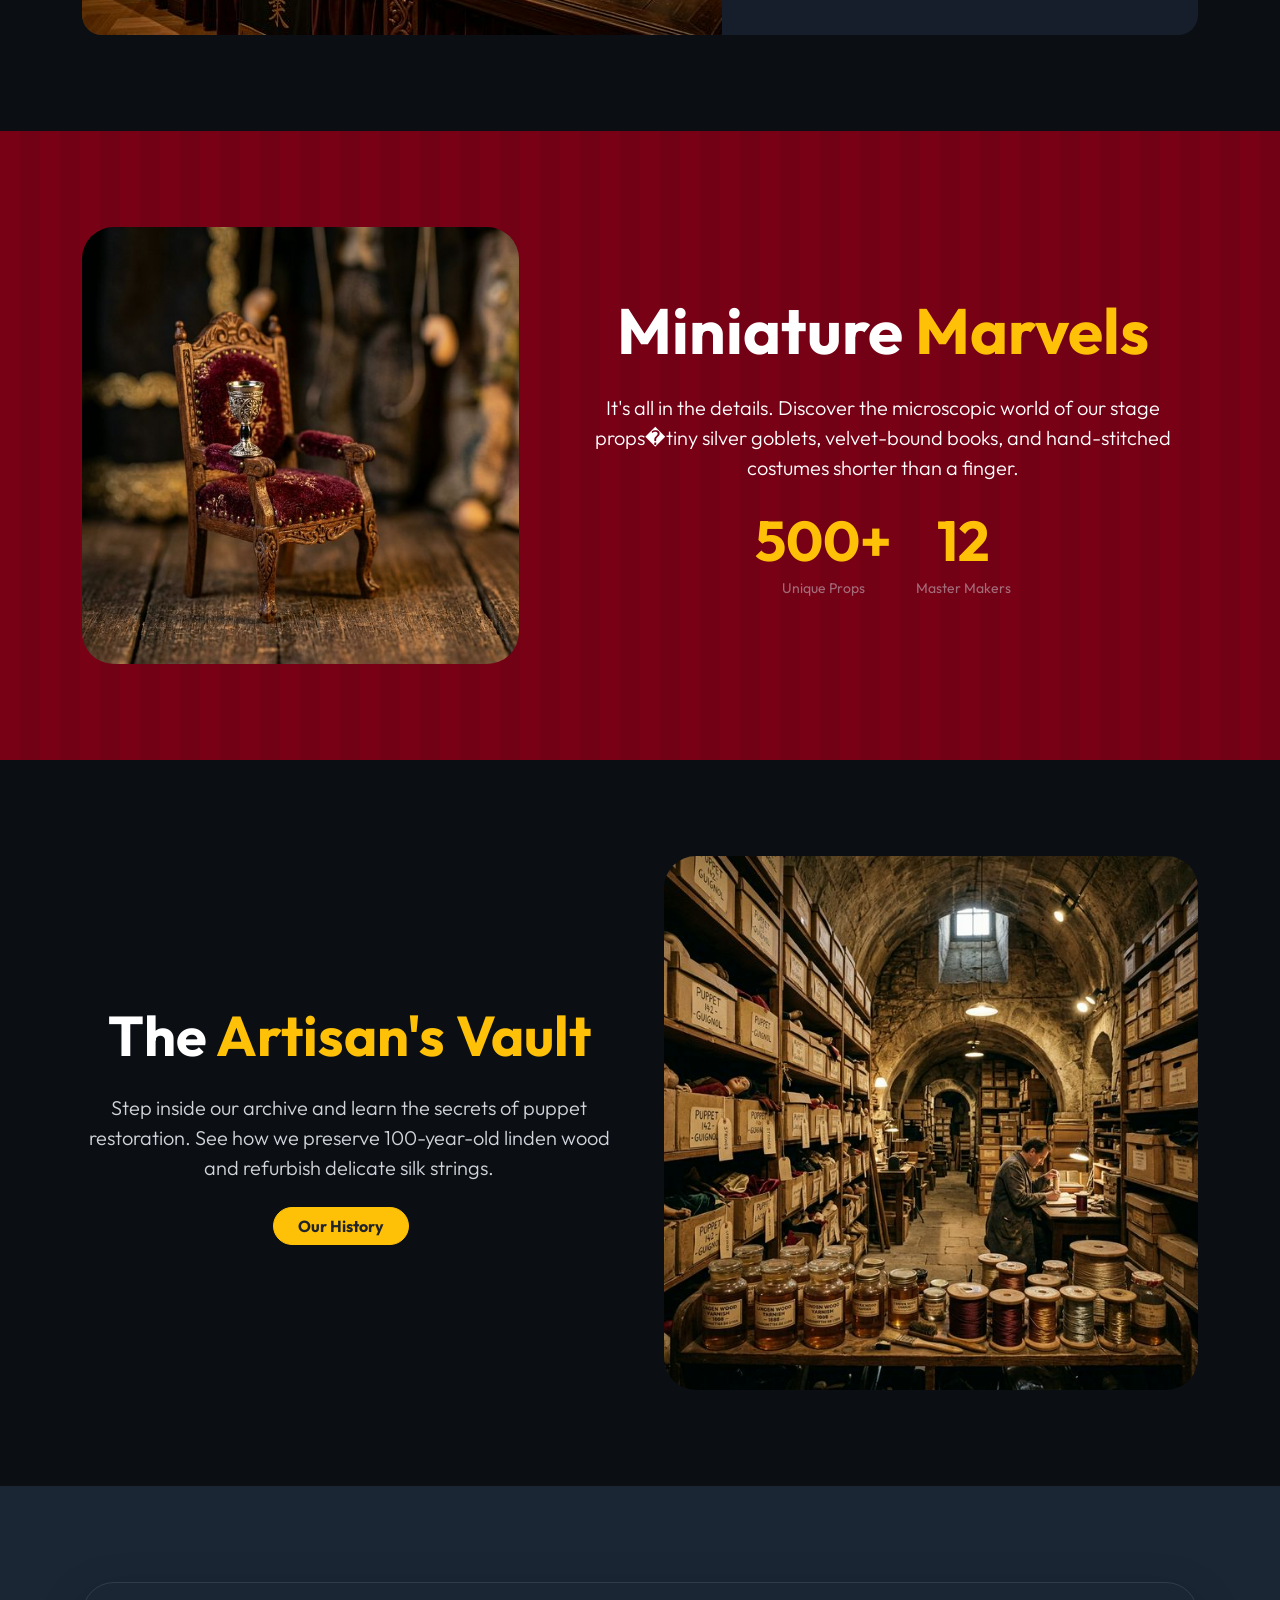
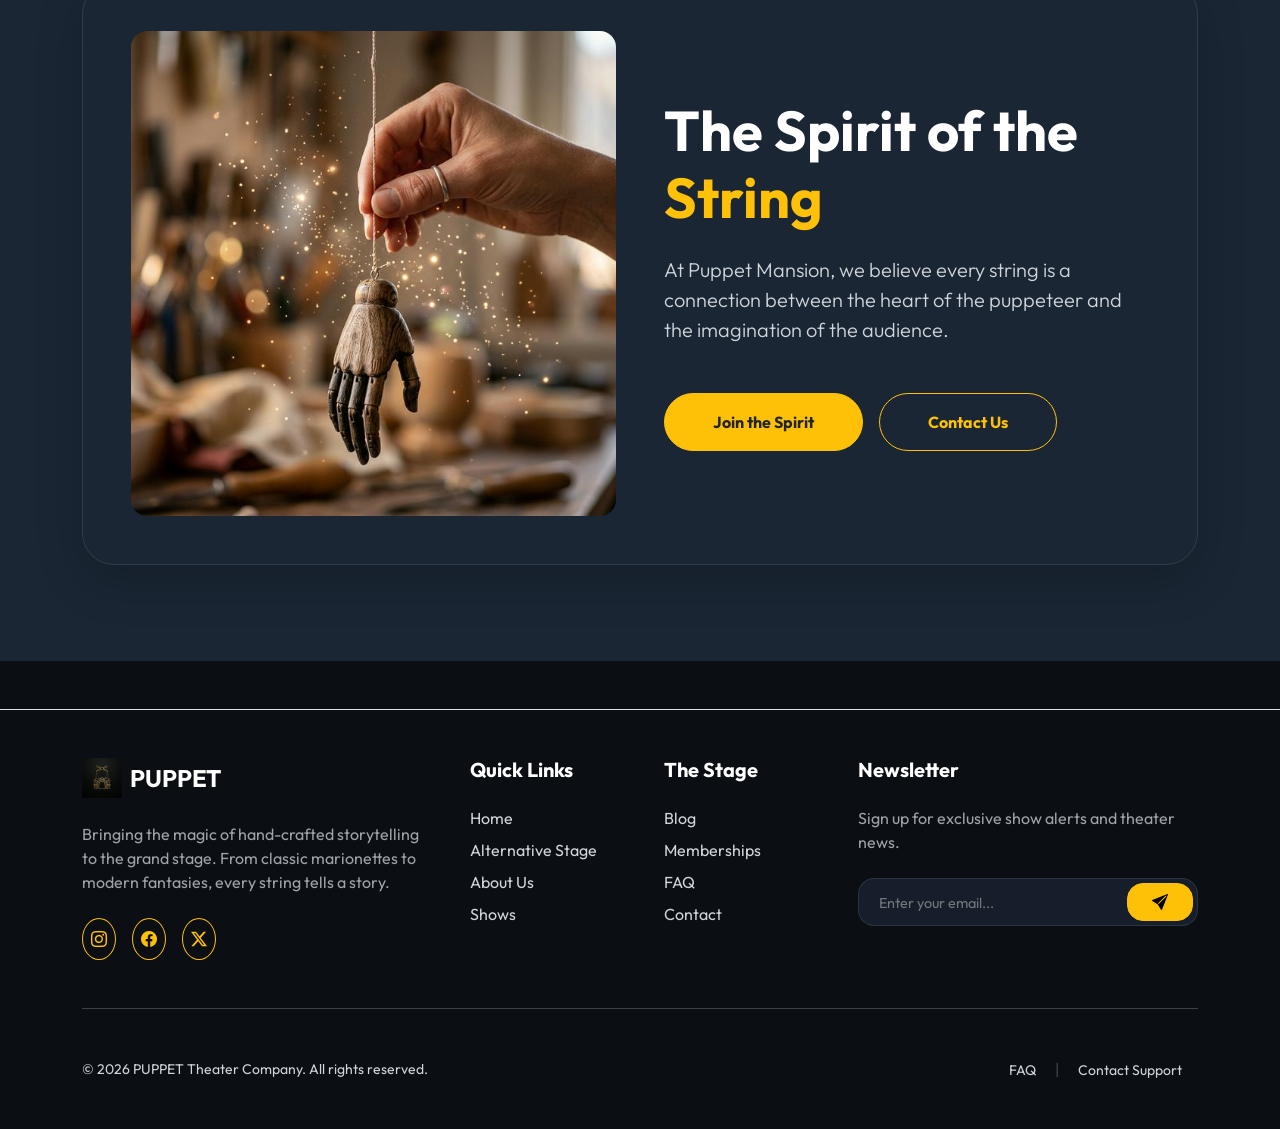
<file: home-2.html>
﻿<!DOCTYPE html>
<html lang="en" dir="ltr">

<head>
    <link rel="icon" type="image/png" href="assets/images/marionette-logo.png">
    <meta charset="UTF-8">
    <meta name="viewport" content="width=device-width, initial-scale=1.0">
    <title>PUPPET | Home 2 - The Alternative Stage</title>
    <link href="https://cdn.jsdelivr.net/npm/bootstrap@5.3.2/dist/css/bootstrap.min.css" rel="stylesheet">
    <link href="https://cdn.jsdelivr.net/npm/bootstrap-icons@1.11.1/font/bootstrap-icons.css" rel="stylesheet">
    <link href="https://fonts.googleapis.com/css2?family=Outfit:wght@300;400;600;700&display=swap" rel="stylesheet">
    <link rel="stylesheet" href="assets/css/style.css">
    <style>
        .h2-gradient {
            background: linear-gradient(135deg, #0B0F14 0%, #1A2634 50%, #0B0F14 100%);
        }
    </style>
</head>

<body class="loading">
    <div class="curtain-container">
        <div class="curtain-side curtain-left"></div>
        <div class="curtain-side curtain-right"></div>
    </div>

    <nav class="navbar navbar-expand-lg nav-puppet fixed-top">
        <div class="container">
            <a class="navbar-brand d-flex align-items-center" href="index.html">
                <img src="assets/images/marionette-logo.png" alt="Puppet Logo" width="40" class="me-2-logical">
                <span class="fw-bold tracking-tight">PUPPET</span>
            </a>
            <button class="navbar-toggler" type="button" data-bs-toggle="collapse" data-bs-target="#mainNav"><span
                    class="navbar-toggler-icon"></span></button>
            <div class="collapse navbar-collapse" id="mainNav">
                <ul class="navbar-nav ms-auto-logical mb-2 mb-lg-0">
                    <li class="nav-item"><a class="nav-link" href="index.html">Home</a></li>
                    <li class="nav-item"><a class="nav-link active" href="home-2.html" aria-current="page">Home 2</a>
                    </li>
                    <li class="nav-item"><a class="nav-link" href="about.html">About</a></li>
                    <li class="nav-item"><a class="nav-link" href="shows.html">Shows</a></li>
                    <li class="nav-item"><a class="nav-link" href="blog.html">Blog</a></li>
                    <li class="nav-item"><a class="nav-link" href="pricing.html">Pricing</a></li>
                    <li class="nav-item"><a class="nav-link" href="contact.html">Contact</a></li>
                </ul>
                <div class="d-flex align-items-center ms-lg-4-logical mt-3 mt-lg-0">
                    <a href="login.html"
                        class="btn btn-warning fw-bold text-dark px-4 rounded-pill me-3-logical">Login</a>
                    <div class="form-check form-switch me-3-logical"><input class="form-check-input" type="checkbox"
                            id="rtl-toggle"><label class="form-check-label small" for="rtl-toggle">RTL</label></div>
                    <div class="form-check form-switch me-3-logical"><input class="form-check-input" type="checkbox"
                            id="theme-toggle"><label class="form-check-label small" for="theme-toggle"><i
                                class="bi bi-moon-stars"></i></label></div>
                </div>
            </div>
        </div>
    </nav>

    <header
        class="home-2-hero hero-section position-relative overflow-hidden d-flex align-items-center justify-content-center text-center">
        <div class="stage-layer stage-depth-1 position-absolute w-100 h-100"
            style="background: url('assets/images/home-2-hero-new.png') center/cover; opacity: 0.6;"></div>
        <div class="stage-layer stage-depth-2 position-absolute w-100 h-100"
            style="background: var(--puppet-gradient-stage);"></div>
        <div class="container position-relative z-3 pt-5 reveal">
            <h1 class="display-2 fw-bold mb-4">The <span class="text-warning">Alternative</span> Stage</h1>
            <p class="lead text-muted max-width-600 mx-auto">Explore the deeper mysteries, the cultural roots, and the
                science behind the string.</p>
        </div>
    </header>

    <!-- ?? SECTION 1: STRING THEORY (Interactive Hover) -->
    <section class="py-section">
        <div class="container">
            <div class="row align-items-center g-5">
                <div class="col-lg-6 reveal">
                    <div class="string-bounce shadow-2xl rounded-5 overflow-hidden">
                        <img src="assets/images/h2-show1.png" alt="String Theory" class="img-fluid">
                    </div>
                </div>
                <div class="col-lg-6 reveal string-theory-copy" style="transition-delay: 0.2s">
                    <h2 class="display-4 fw-bold">The <span class="text-warning">String Theory</span></h2>
                    <p class="lead text-muted mb-4">How do we translate human emotion into a pull of a thread?
                        Understanding the physics of marionette movement is as much a science as it is an art.</p>
                    <a href="#" class="btn btn-warning px-4 py-2 rounded-pill fw-bold">Learn the Physics</a>
                </div>
            </div>
        </div>
    </section>

    <!-- ??? SECTION 2: MIDNIGHT TALES (Flicker Animation) -->
    <section class="py-section bg-secondary-stage text-white overflow-hidden">
        <div class="container">
            <div class="row align-items-center flex-row-reverse g-5">
                <div class="col-lg-6 reveal">
                    <div class="flicker-anim shadow-2xl rounded-5 overflow-hidden">
                        <img src="assets/images/home-2-shadow-tales.png" alt="Midnight Tales" class="img-fluid">
                    </div>
                </div>
                <div class="col-lg-6 reveal midnight-copy text-center" style="transition-delay: 0.2s">
                    <h2 class="display-4 fw-bold mb-4">Midnight <span class="text-warning">Shadow Tales</span></h2>
                    <p class="lead text-muted mb-4">When the sun sets, the mansion truly comes alive. Join us for
                        exclusive late-night shadow performances where history and ghosts dance together.</p>
                    <button class="btn btn-outline-warning rounded-pill px-4 py-2 fw-bold">View Schedule</button>
                </div>
            </div>
        </div>
    </section>

    <!-- ?? SECTION 3: GLOBAL COLLECTION (Tilt Card) -->
    <section class="py-section">
        <div class="container">
            <div class="text-center mb-5 reveal">
                <h2 class="display-4 fw-bold">A <span class="text-warning">Global</span> Legacy</h2>
                <p class="text-muted">Explore puppet traditions from every corner of the world.</p>
            </div>
            <div class="row g-4">
                <div class="col-md-12 reveal">
                    <div class="anti-gravity-card hover-glow h-100 border-0 p-0 overflow-hidden">
                        <div class="row g-0 align-items-center">
                            <div class="col-lg-7"><img src="assets/images/home-2-global-legacy.png"
                                    alt="Global collection" class="img-fluid"></div>
                            <div class="col-lg-5 p-5">
                                <h3 class="h2 fw-bold mb-3">Puppets Beyond Borders</h3>
                                <p class="text-muted mb-4">From Japanese Bunraku to Indonesian shadow play, our
                                    collection features over 200 artifacts of storytelling history.</p>
                                <a href="#"
                                    class="main-stage-link text-warning text-decoration-none fw-bold hover-translate-x transition-all">Tour
                                    the Collection <i class="bi bi-arrow-right ms-2-logical"></i></a>
                            </div>
                        </div>
                    </div>
                </div>
            </div>
        </div>
    </section>

    <!-- ?? SECTION 4: MINIATURE MARVELS (Macro Zoom) -->
    <section class="py-section bg-curtain-texture text-white">
        <div class="container">
            <div class="row align-items-center g-5">
                <div class="col-lg-5 reveal">
                    <div class="hover-zoom rounded-5 overflow-hidden shadow-2xl">
                        <img src="assets/images/h2-show4.png" alt="Miniature Marvels" class="img-fluid">
                    </div>
                </div>
                <div class="col-lg-7 reveal text-center" style="transition-delay: 0.2s">
                    <h2 class="display-3 fw-bold mb-4">Miniature <span class="text-warning">Marvels</span></h2>
                    <p class="lead mb-4">It's all in the details. Discover the microscopic world of our stage props�tiny
                        silver goblets, velvet-bound books, and hand-stitched costumes shorter than a finger.</p>
                    <div class="d-flex justify-content-center gap-4">
                        <div class="text-center"><span class="display-4 fw-bold text-warning d-block">500+</span><span
                                class="small opacity-50">Unique Props</span></div>
                        <div class="text-center"><span class="display-4 fw-bold text-warning d-block">12</span><span
                                class="small opacity-50">Master Makers</span></div>
                    </div>
                </div>
            </div>
        </div>
    </section>

    <!-- ??? SECTION 5: THE ARTISAN'S VAULT (Floating) -->
    <section class="py-section">
        <div class="container">
            <div class="row align-items-center flex-row-reverse g-5">
                <div class="col-lg-6 reveal">
                    <div class="workshop-float shadow-2xl rounded-5 overflow-hidden">
                        <img src="assets/images/home-2-vault.png" alt="Vault" class="img-fluid">
                    </div>
                </div>
                <div class="col-lg-6 reveal text-center" style="transition-delay: 0.2s">
                    <h2 class="display-4 fw-bold mb-4">The <span class="text-warning">Artisan's Vault</span></h2>
                    <p class="lead text-muted mb-4">Step inside our archive and learn the secrets of puppet restoration.
                        See how we preserve 100-year-old linden wood and refurbish delicate silk strings.</p>
                    <a href="about.html" class="btn btn-warning fw-bold text-dark px-4 rounded-pill me-3-logical">Our
                        History</a>
                </div>
            </div>
        </div>
    </section>

    <!-- ? SECTION 6: SPIRIT OF THE STRING (Glow) -->
    <section class="py-section bg-secondary-stage">
        <div class="container reveal">
            <div class="wisdom-sparkle p-3 p-md-5 rounded-5 border border-white border-opacity-10 shadow-lg">
                <div class="row align-items-center g-5">
                    <div class="col-lg-6">
                        <img src="assets/images/home-2-spirit.png" alt="Spirit" class="img-fluid rounded-4"
                            style="max-width: 100%; height: auto; object-fit: cover;">
                    </div>
                    <div class="col-lg-6">
                        <h2 class="display-4 fw-bold mb-4">The Spirit of the <span class="text-warning">String</span>
                        </h2>
                        <p class="lead text-muted mb-5">At Puppet Mansion, we believe every string is a
                            connection between the heart of the puppeteer and the imagination of the audience.</p>
                        <div class="d-flex flex-wrap gap-3">
                            <a href="signup.html"
                                class="btn btn-warning px-5 py-3 fw-bold text-dark rounded-pill shadow-xl">Join the
                                Spirit</a>
                            <a href="contact.html"
                                class="btn btn-outline-warning px-5 py-3 fw-bold rounded-pill">Contact Us</a>
                        </div>
                    </div>
                </div>
            </div>
        </div>
    </section>

    <!-- ?? NEW 4-COLUMN FOOTER (PUPPET THEATER) -->
    <footer class="py-5 mt-5 border-top">
        <div class="container">
            <div class="row g-5">
                <!-- Col 1: Branding & Socials -->
                <div class="col-lg-4 reveal">
                    <a class="navbar-brand d-flex align-items-center mb-4" href="index.html">
                        <img src="assets/images/marionette-logo.png" alt="Puppet Logo" width="40" class="me-2-logical">
                        <span class="fw-bold tracking-tight">PUPPET</span>
                    </a>
                    <p class="text-muted mb-4 opacity-75">Bringing the magic of hand-crafted storytelling to the grand
                        stage. From classic marionettes to modern fantasies, every string tells a story.</p>
                    <div class="d-flex gap-3">
                        <a href="#" class="btn btn-outline-warning rounded-circle p-2 social-bounce-item"><i
                                class="bi bi-instagram"></i></a>
                        <a href="#" class="btn btn-outline-warning rounded-circle p-2 social-bounce-item"><i
                                class="bi bi-facebook"></i></a>
                        <a href="#" class="btn btn-outline-warning rounded-circle p-2 social-bounce-item"><i
                                class="bi bi-twitter-x"></i></a>
                    </div>
                </div>
                <!-- Col 2: Navigation -->
                <div class="col-lg-2 reveal" style="transition-delay: 0.1s">
                    <h5 class="fw-bold mb-4 ">Quick Links</h5>
                    <ul class="list-unstyled">
                        <li class="mb-2"><a href="index.html"
                                class="text-muted text-decoration-none hover-warning">Home</a></li>
                        <li class="mb-2"><a href="home-2.html"
                                class="text-muted text-decoration-none hover-warning">Alternative Stage</a></li>
                        <li class="mb-2"><a href="about.html"
                                class="text-muted text-decoration-none hover-warning">About Us</a></li>
                        <li class="mb-2"><a href="shows.html"
                                class="text-muted text-decoration-none hover-warning">Shows</a></li>
                    </ul>
                </div>
                <!-- Col 3: Community/Resources -->
                <div class="col-lg-2 reveal" style="transition-delay: 0.2s">
                    <h5 class="fw-bold mb-4 ">The Stage</h5>
                    <ul class="list-unstyled">
                        <li class="mb-2"><a href="blog.html"
                                class="text-muted text-decoration-none hover-warning">Blog</a></li>
                        <li class="mb-2"><a href="pricing.html"
                                class="text-muted text-decoration-none hover-warning">Memberships</a></li>
                        <li class="mb-2"><a href="faq.html"
                                class="text-muted text-decoration-none hover-warning">FAQ</a></li>
                        <li class="mb-2"><a href="contact.html"
                                class="text-muted text-decoration-none hover-warning">Contact</a></li>
                    </ul>
                </div>
                <!-- Col 4: Newsletter Subscription -->
                <div class="col-lg-4 reveal" style="transition-delay: 0.3s">
                    <h5 class="fw-bold mb-4 ">Newsletter</h5>
                    <p class="text-muted mb-4 opacity-75">Sign up for exclusive show alerts and theater news.</p>
                    <div class="input-group mb-3 bg-glass rounded-4 p-1">
                        <input type="email" class="form-control bg-transparent border-0 placeholder-muted px-3"
                            placeholder="Enter your email...">
                        <button class="btn btn-warning rounded-4 px-4" type="button"><i
                                class="bi bi-send-fill"></i></button>
                    </div>
                </div>
            </div>
            <hr class="my-5 text-muted opacity-25">
            <div class="row align-items-center reveal" style="transition-delay: 0.4s">
                <div class="col-md-6 text-center text-md-start mb-3 mb-md-0">
                    <p class="mb-0 text-muted small">&copy; 2026 PUPPET Theater Company. All rights reserved.</p>
                </div>
                <div class="col-md-6 text-center text-md-end">
                    <a href="faq.html" class="text-muted text-decoration-none small mx-3 hover-warning">FAQ</a>
                    <span class="text-muted opacity-25">|</span>
                    <a href="contact.html" class="text-muted text-decoration-none small mx-3 hover-warning">Contact
                        Support</a>
                </div>
            </div>
        </div>
    </footer>

    <script src="https://cdn.jsdelivr.net/npm/bootstrap@5.3.2/dist/js/bootstrap.bundle.min.js"></script>
    <script src="assets/js/main.js"></script>
</body>

</html>
</file>
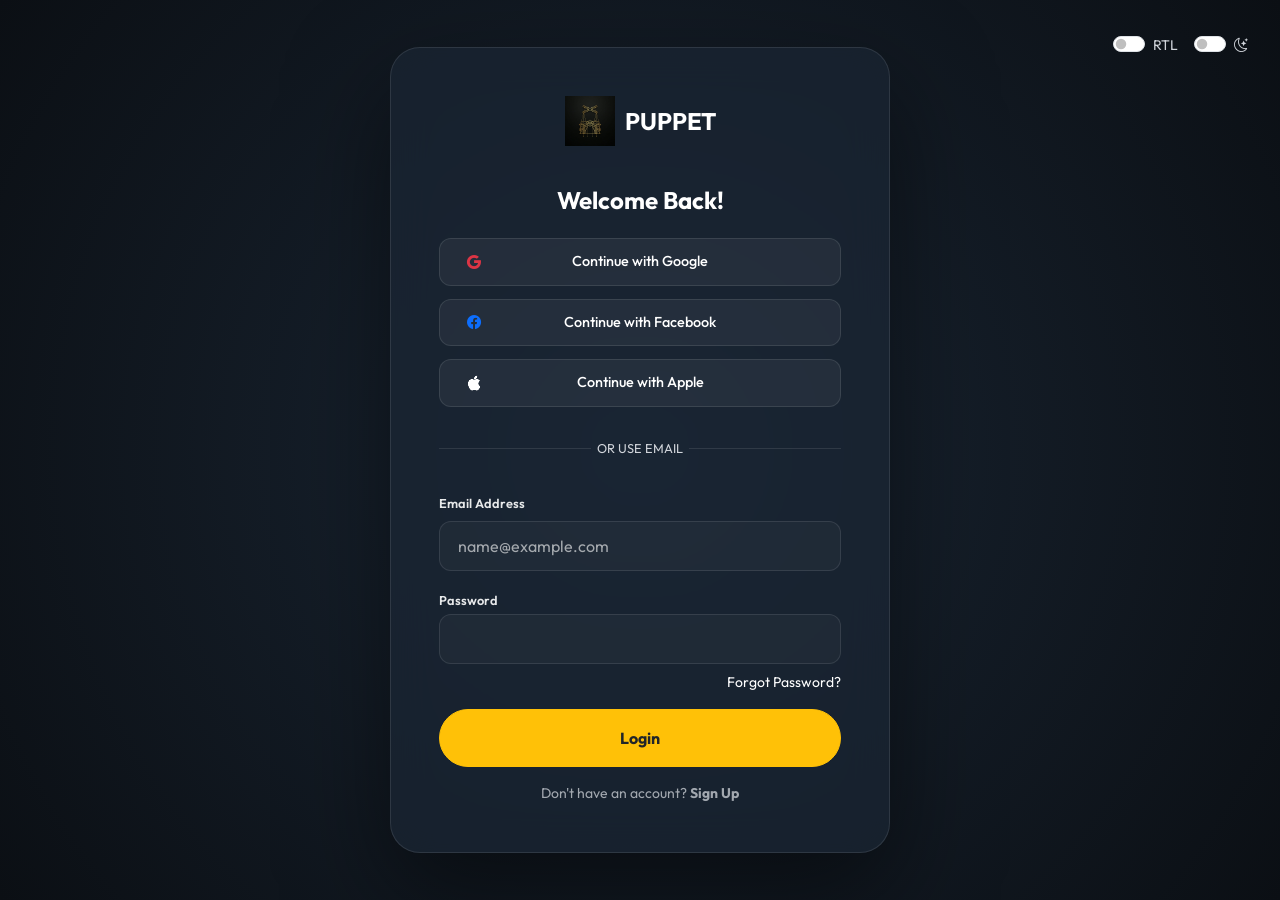
<file: login.html>
<!DOCTYPE html>
<html lang="en" dir="ltr">

<head>
    <link rel="icon" type="image/png" href="assets/images/marionette-logo.png">
    <meta charset="UTF-8">
    <meta name="viewport" content="width=device-width, initial-scale=1.0">
    <title>PUPPET | Member Portal Login</title>
    <link href="https://cdn.jsdelivr.net/npm/bootstrap@5.3.2/dist/css/bootstrap.min.css" rel="stylesheet">
    <link href="https://cdn.jsdelivr.net/npm/bootstrap-icons@1.11.1/font/bootstrap-icons.css" rel="stylesheet">
    <link href="https://fonts.googleapis.com/css2?family=Outfit:wght@300;400;600;700&display=swap" rel="stylesheet">
    <link rel="stylesheet" href="assets/css/style.css">

    <style>
        .auth-container {
            min-height: 100vh;
            background: radial-gradient(circle at center, var(--puppet-bg-secondary) 0%, var(--puppet-bg-dark) 100%);
            display: flex;
            align-items: center;
            justify-content: center;
            padding: 2rem;
            position: relative;
            overflow: hidden;
        }

        /* Glassmorphism Auth Card */
        .auth-card {
            width: 100%;
            max-width: 500px;
            background: var(--glass-bg);
            backdrop-filter: blur(20px);
            border: 1px solid var(--glass-border);
            border-radius: 30px;
            padding: 3rem;
            transform: translateY(0);
            transition: all 0.5s var(--ease-puppet);
            position: relative;
            z-index: 10;
            box-shadow: 0 40px 100px rgba(0, 0, 0, 0.5);
            color: var(--puppet-text-light) !important;
        }

        .auth-card:hover {
            transform: translateY(-10px);
            border-color: var(--puppet-accent);
        }

        body[data-theme="light"] .auth-card {
            color: #0b0f14 !important;
        }

        .auth-card h2,
        .auth-card p,
        .auth-card span,
        .auth-card .form-label,
        .auth-card .social-btn,
        .auth-card a:not(.btn) {
            color: inherit !important;
            transition: all 0.3s ease;
        }

        .hover-warning:hover {
            color: var(--puppet-accent) !important;
            opacity: 1 !important;
        }

        .auth-card a.hover-warning:not(:has(img)):hover {
            text-decoration: underline !important;
        }

        /* Social Buttons */
        .social-btn {
            border: 1px solid var(--glass-border);
            background: rgba(255, 255, 255, 0.05);
            color: inherit;
            border-radius: 12px;
            padding: 12px 24px;
            width: 100%;
            display: grid;
            grid-template-columns: 20px 1fr 20px;
            align-items: center;
            text-align: center;
            gap: 10px;
            transition: all 0.3s ease;
            margin-bottom: 0.8rem;
            text-decoration: none;
            font-weight: 500;
            font-size: 0.9rem;
        }

        .social-btn i {
            display: flex;
            align-items: center;
            justify-content: center;
        }

        .social-btn:hover {
            background: rgba(255, 255, 255, 0.12) !important;
            border-color: var(--puppet-accent) !important;
            transform: translateY(-3px) scale(1.02);
            color: var(--puppet-accent) !important;
            box-shadow: 0 10px 20px rgba(0, 0, 0, 0.2);
        }

        /* Forms */
        .form-control-puppet {
            background: rgba(255, 255, 255, 0.03);
            border: 1px solid var(--glass-border);
            border-radius: 12px;
            color: inherit;
            padding: 12px 18px;
            transition: all 0.3s ease;
        }

        .form-control-puppet:focus {
            background: rgba(255, 255, 255, 0.08);
            border-color: var(--puppet-accent);
            box-shadow: none;
            color: inherit;
        }

        .auth-label {
            font-size: 0.8rem;
            font-weight: 600;
            color: var(--puppet-accent);
            opacity: 0.9;
        }

        .divider {
            display: flex;
            align-items: center;
            text-align: center;
            margin: 2rem 0;
            color: var(--puppet-text-muted);
            font-size: 0.8rem;
        }

        .divider::before,
        .divider::after {
            content: '';
            flex: 1;
            border-bottom: 1px solid var(--glass-border);
        }

        .divider:not(:empty)::before {
            margin-right: .5em;
        }

        .divider:not(:empty)::after {
            margin-left: .5em;
        }

        .auth-logo {
            margin-bottom: 2.5rem;
            text-align: center;
        }

        .auth-logo a {
            text-decoration: none;
            color: inherit;
            display: flex;
            align-items: center;
            justify-content: center;
            gap: 10px;
        }

        .auth-logo img {
            width: 50px;
        }

        /* Fixed Theme Switch for Auth Pages */
        .theme-switch-wrapper {
            position: fixed;
            top: 2rem;
            right: 2rem;
            z-index: 1000;
        }

        @media (max-width: 576px) {
            .theme-switch-wrapper {
                top: 1rem;
                right: 1rem;
            }
        }
    </style>
</head>

<body class="loading">
    <div class="curtain-container">
        <div class="curtain-side curtain-left"></div>
        <div class="curtain-side curtain-right"></div>
    </div>

    <!-- Theme & RTL Switcher (Fixed) -->
    <div class="theme-switch-wrapper d-flex align-items-center gap-3">
        <div class="form-check form-switch mb-0">
            <input class="form-check-input" type="checkbox" id="rtl-toggle">
            <label class="form-check-label small" for="rtl-toggle">RTL</label>
        </div>
        <div class="form-check form-switch mb-0">
            <input class="form-check-input" type="checkbox" id="theme-toggle">
            <label class="form-check-label small" for="theme-toggle">
                <i class="bi bi-moon-stars"></i>
            </label>
        </div>
    </div>

    <div class="auth-container">
        <div class="auth-card reveal">
            <div class="auth-logo">
                <a href="index.html" class="hover-warning">
                    <img src="assets/images/marionette-logo.png" alt="Puppet Logo">
                    <span class="fs-4 fw-bold tracking-tight text-warning">PUPPET</span>
                </a>
            </div>

            <h2 class="h4 fw-bold text-center mb-4">Welcome Back!</h2>

            <a href="#" class="social-btn">
                <i class="bi bi-google text-danger"></i> <span>Continue with Google</span> <span></span>
            </a>
            <a href="#" class="social-btn">
                <i class="bi bi-facebook text-primary"></i> <span>Continue with Facebook</span> <span></span>
            </a>
            <a href="#" class="social-btn">
                <i class="bi bi-apple"></i> <span>Continue with Apple</span> <span></span>
            </a>

            <div class="divider">OR USE EMAIL</div>

            <form action="index.html">
                <div class="mb-3">
                    <label class="form-label auth-label">Email Address</label>
                    <input type="email" class="form-control form-control-puppet" placeholder="name@example.com">
                </div>
                <div class="mb-3">
                    <label class="form-label auth-label mb-1">Password</label>
                    <input type="password" class="form-control form-control-puppet">
                    <div class="text-end">
                        <a href="forgot-password.html"
                            class="small text-warning text-decoration-none hover-warning d-inline-block mt-2">Forgot
                            Password?</a>
                    </div>
                </div>
                <button type="submit" class="btn btn-warning w-100 py-3 fw-bold rounded-pill mb-3 text-dark">
                    Login
                </button>
            </form>

            <p class="text-center small opacity-75 mb-0">
                Don't have an account?
                <a href="signup.html" class="text-warning text-decoration-none fw-bold hover-warning">Sign Up</a>
            </p>
        </div>
    </div>

    <script src="https://cdn.jsdelivr.net/npm/bootstrap@5.3.2/dist/js/bootstrap.bundle.min.js"></script>
    <script src="assets/js/main.js"></script>
</body>

</html>
</file>
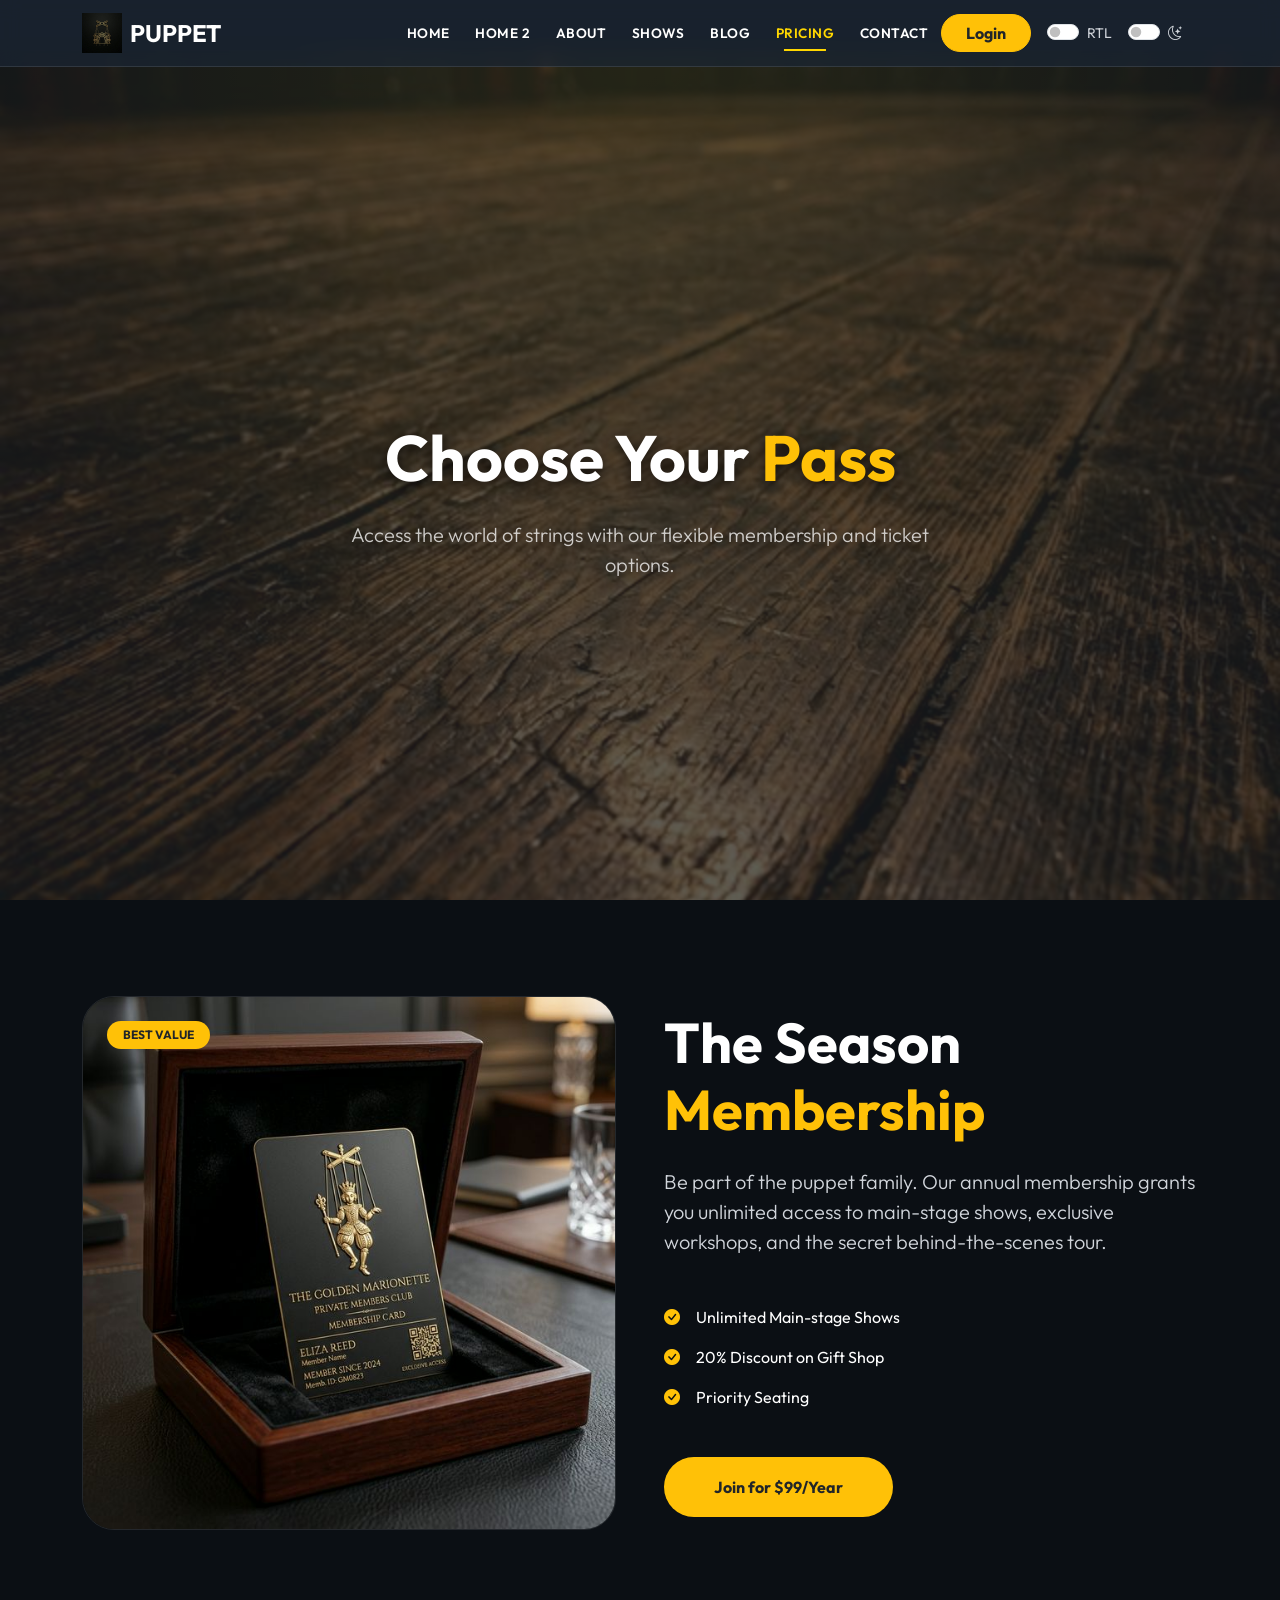
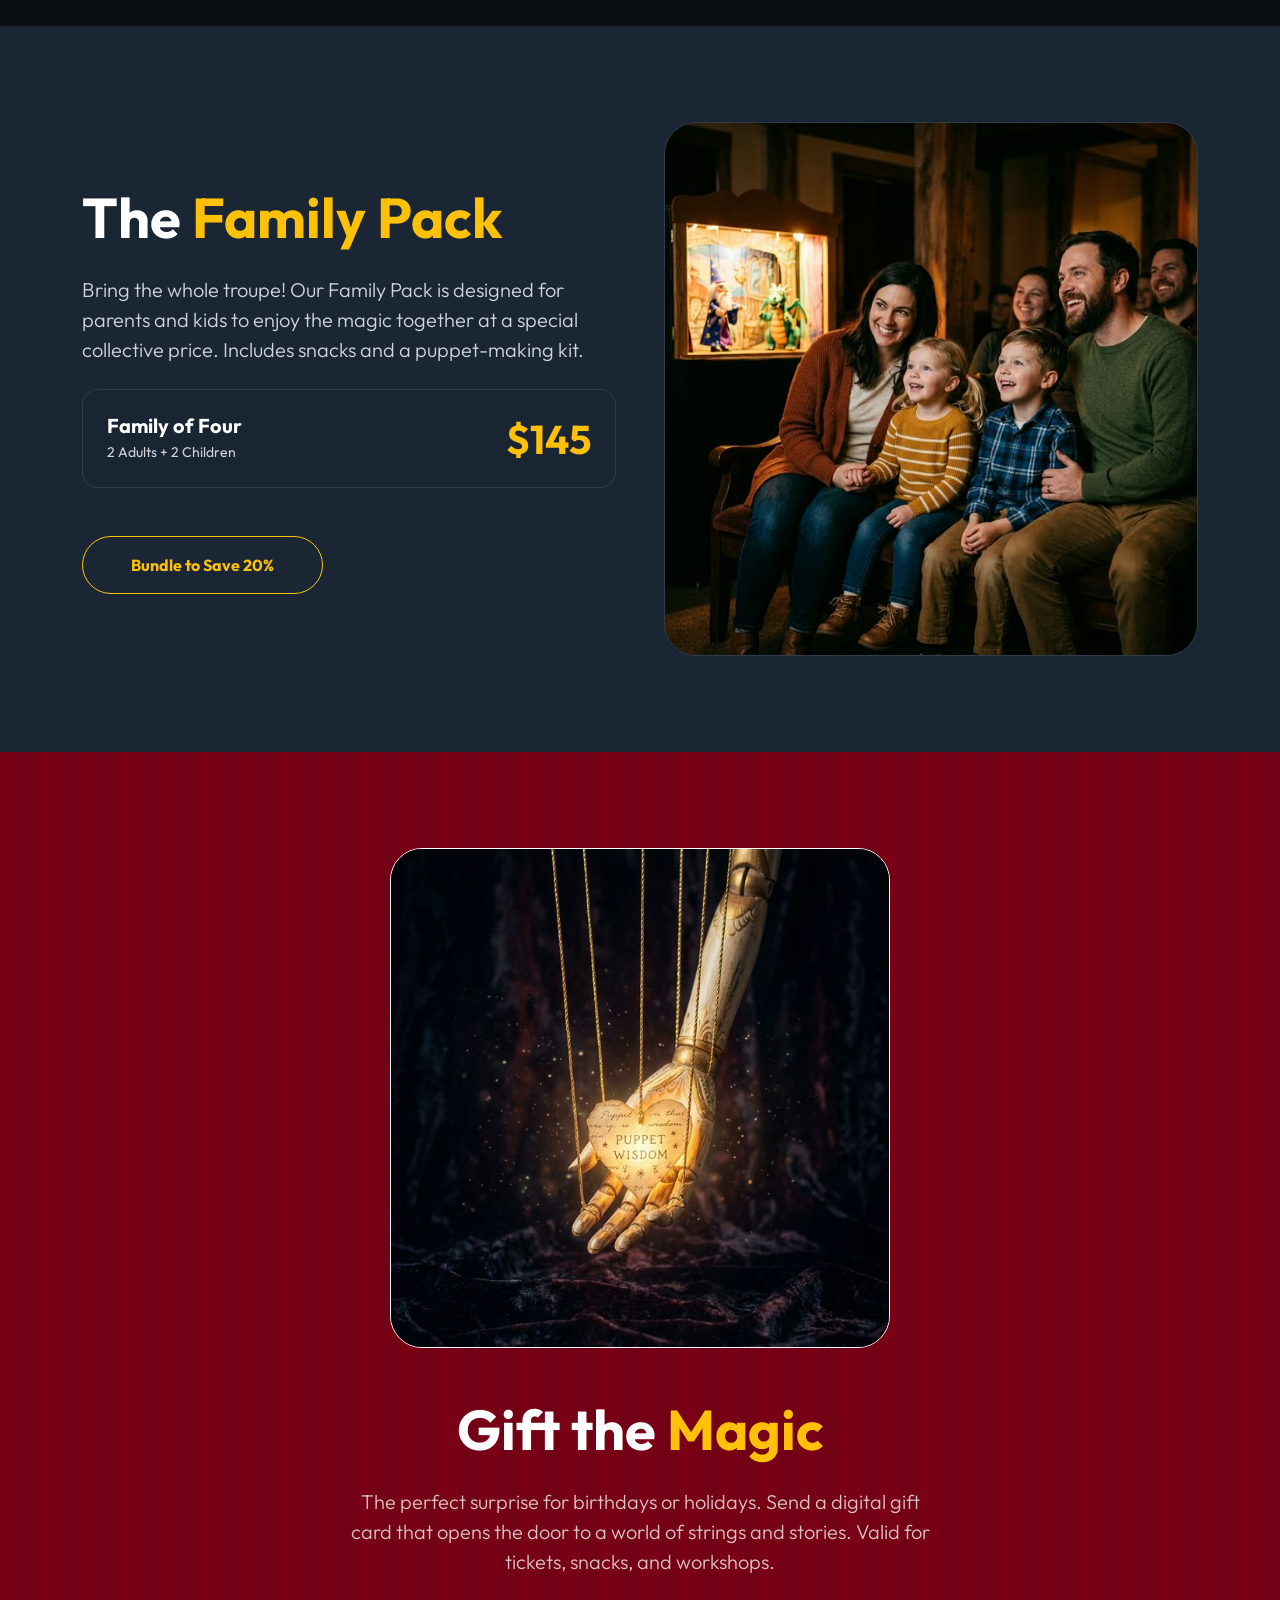
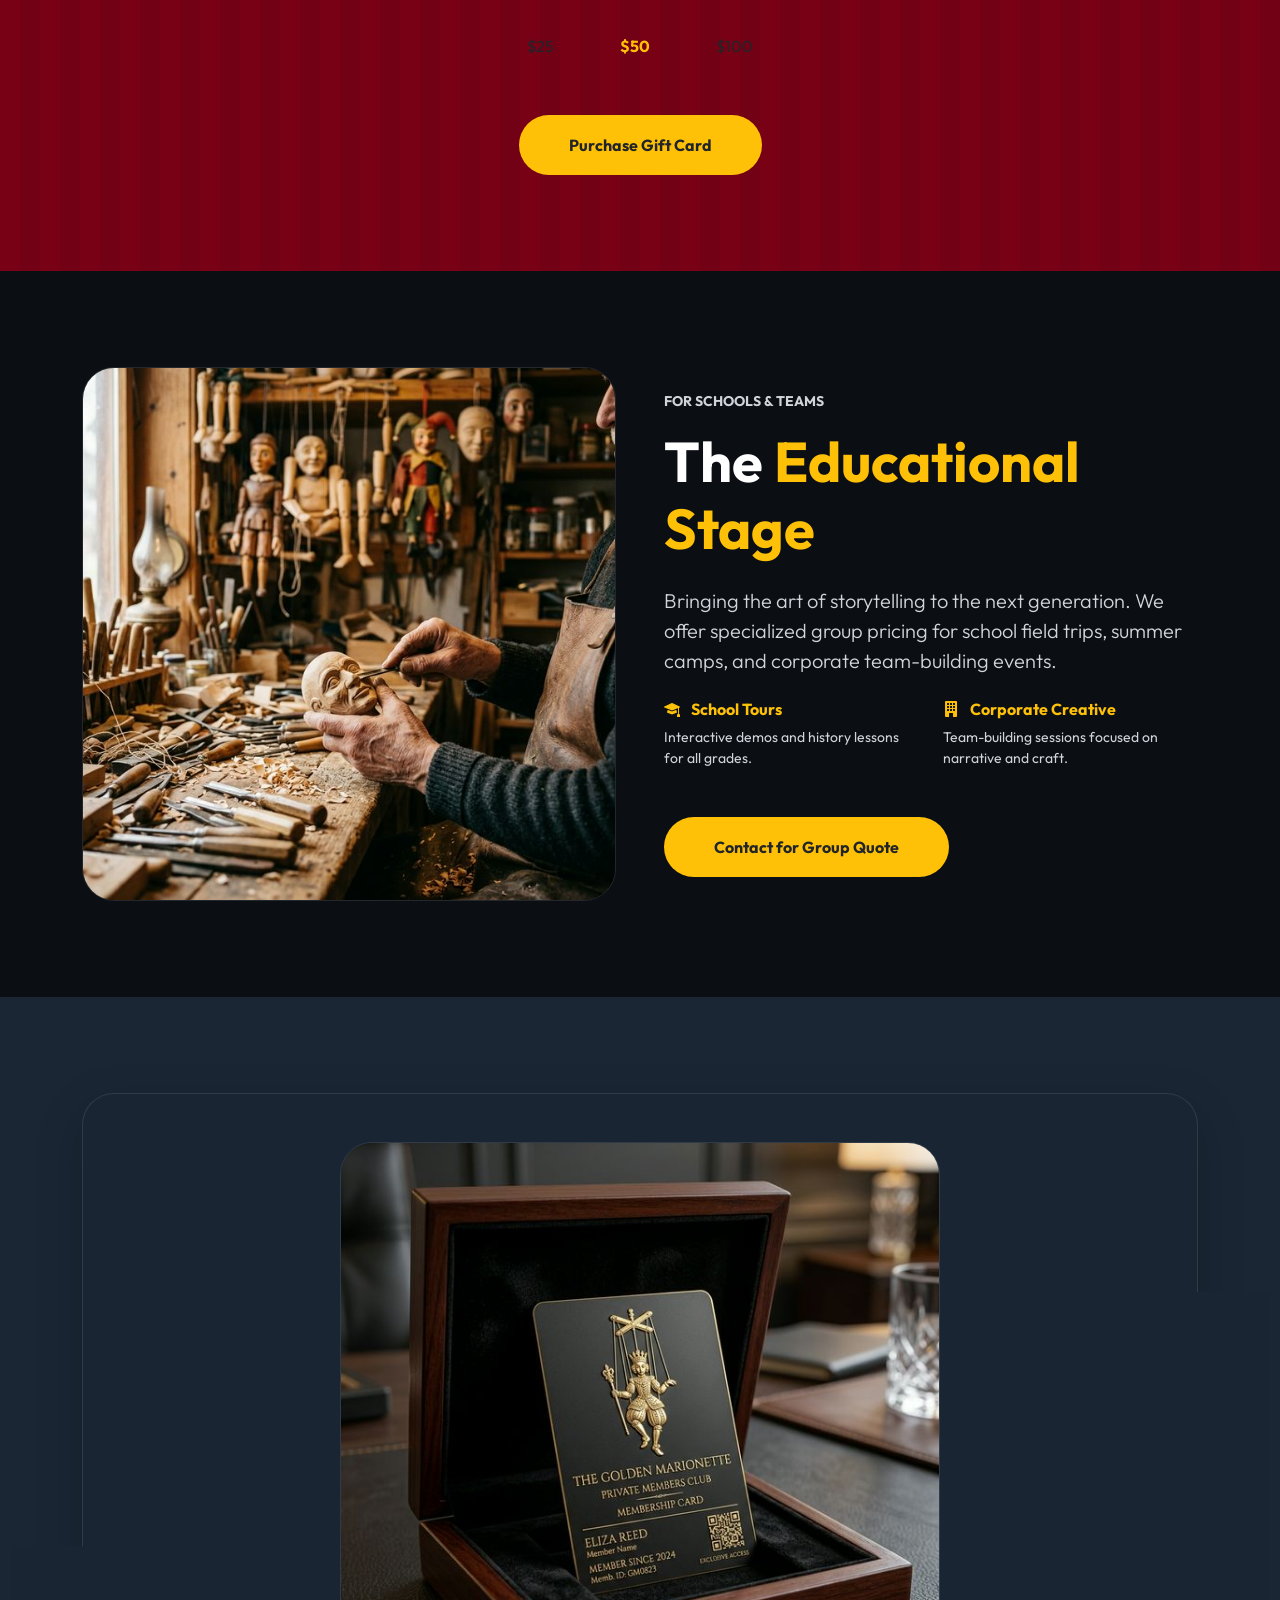
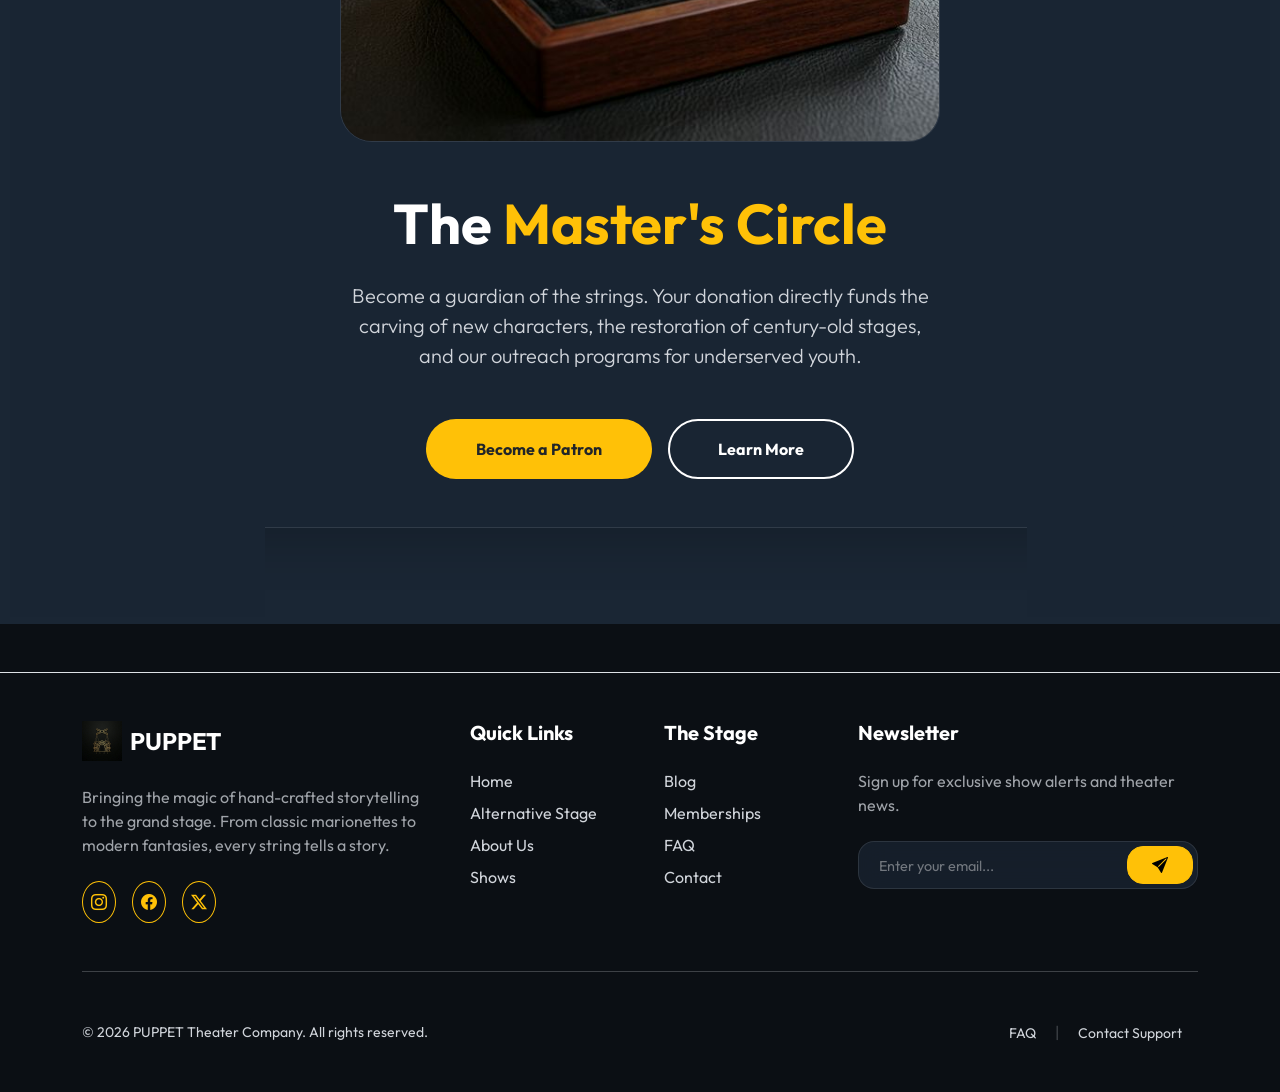
<file: pricing.html>
<!DOCTYPE html>
<html lang="en" dir="ltr">

<head>
    <link rel="icon" type="image/png" href="assets/images/marionette-logo.png">
    <meta charset="UTF-8">
    <meta name="viewport" content="width=device-width, initial-scale=1.0">
    <title>PUPPET</title>
    <link href="https://cdn.jsdelivr.net/npm/bootstrap@5.3.2/dist/css/bootstrap.min.css" rel="stylesheet">
    <link href="https://cdn.jsdelivr.net/npm/bootstrap-icons@1.11.1/font/bootstrap-icons.css" rel="stylesheet">
    <link href="https://fonts.googleapis.com/css2?family=Outfit:wght@300;400;600;700&display=swap" rel="stylesheet">
    <link rel="stylesheet" href="assets/css/style.css">
</head>

<body class="loading">
    <div class="curtain-container">
        <div class="curtain-side curtain-left"></div>
        <div class="curtain-side curtain-right"></div>
    </div>

    <nav class="navbar navbar-expand-lg nav-puppet fixed-top">
        <div class="container">
            <a class="navbar-brand d-flex align-items-center" href="index.html">
                <img src="assets/images/marionette-logo.png" alt="Puppet Logo" width="40" class="me-2-logical">
                <span class="fw-bold tracking-tight">PUPPET</span>
            </a>
            <button class="navbar-toggler" type="button" data-bs-toggle="collapse" data-bs-target="#mainNav"><span
                    class="navbar-toggler-icon"></span></button>
            <div class="collapse navbar-collapse" id="mainNav">
                <ul class="navbar-nav ms-auto-logical mb-2 mb-lg-0">
                    <li class="nav-item"><a class="nav-link" href="index.html">Home</a></li>
                    <li class="nav-item"><a class="nav-link" href="home-2.html">Home 2</a></li>
                    <li class="nav-item"><a class="nav-link" href="about.html">About</a></li>
                    <li class="nav-item"><a class="nav-link" href="shows.html">Shows</a></li>
                    <li class="nav-item"><a class="nav-link" href="blog.html">Blog</a></li>
                    <li class="nav-item"><a class="nav-link active" href="pricing.html" aria-current="page">Pricing</a>
                    </li>
                    <li class="nav-item"><a class="nav-link" href="contact.html">Contact</a></li>
                </ul>
                <div class="d-flex align-items-center ms-lg-4-logical mt-3 mt-lg-0">
                    <a href="login.html"
                        class="btn btn-warning fw-bold text-dark px-4 rounded-pill me-3-logical">Login</a>
                    <div class="form-check form-switch me-3-logical"><input class="form-check-input" type="checkbox"
                            id="rtl-toggle"><label class="form-check-label small" for="rtl-toggle">RTL</label></div>
                    <div class="form-check form-switch me-3-logical"><input class="form-check-input" type="checkbox"
                            id="theme-toggle"><label class="form-check-label small" for="theme-toggle"><i
                                class="bi bi-moon-stars"></i></label></div>
                </div>
            </div>
        </div>
    </nav>

    <header
        class="hero-section position-relative overflow-hidden d-flex align-items-center justify-content-center text-center">
        <div class="stage-layer stage-depth-1 position-absolute w-100 h-100"
            style="background: url('assets/images/wood_texture.png') center/cover; opacity: 0.6;"></div>
        <div class="stage-layer stage-depth-2 position-absolute w-100 h-100"
            style="background: var(--puppet-gradient-stage);"></div>
        <div class="position-absolute w-100 h-100 top-0 start-0 bg-dark opacity-50 z-2"></div>
        <div class="container position-relative z-3 pt-5 reveal text-white text-shadow">
            <h1 class="display-3 fw-bold mb-4">Choose Your <span class="text-warning">Pass</span></h1>
            <p class="lead mb-5 opacity-75 max-width-600 mx-auto">Access the world of strings with our flexible
                membership
                and ticket options.</p>
        </div>
    </header>

    <!-- ?? SECTION 1: THE SEASON MEMBERSHIP (Hover Tilt Card) -->
    <section class="py-section">
        <div class="container">
            <div class="row align-items-center g-5">
                <div class="col-lg-6 reveal">
                    <div
                        class="hover-tilt shadow-2xl rounded-5 overflow-hidden position-relative border border-white border-opacity-10">
                        <img src="assets/images/pricing-member-v2.png" alt="Membership" class="img-fluid">
                        <div class="position-absolute top-0 start-0 p-4">
                            <span class="badge bg-warning text-dark px-3 py-2 rounded-pill fw-bold">BEST VALUE</span>
                        </div>
                    </div>
                </div>
                <div class="col-lg-6 reveal text-center text-lg-start" style="transition-delay: 0.2s">
                    <h2 class="display-4 fw-bold mb-4">The Season <span class="text-warning">Membership</span></h2>
                    <p class="lead text-muted mb-5">Be part of the puppet family. Our annual membership grants you
                        unlimited access to main-stage shows, exclusive workshops, and the secret behind-the-scenes
                        tour.</p>
                    <ul class="list-unstyled mb-5">
                        <li class="mb-3 d-flex align-items-center justify-content-center justify-content-lg-start"><i
                                class="bi bi-check-circle-fill text-warning me-3"></i> <span>Unlimited Main-stage
                                Shows</span></li>
                        <li class="mb-3 d-flex align-items-center justify-content-center justify-content-lg-start"><i
                                class="bi bi-check-circle-fill text-warning me-3"></i> <span>20% Discount on Gift
                                Shop</span></li>
                        <li class="mb-3 d-flex align-items-center justify-content-center justify-content-lg-start"><i
                                class="bi bi-check-circle-fill text-warning me-3"></i> <span>Priority Seating</span>
                        </li>
                    </ul>
                    <button
                        class="btn btn-warning rounded-pill px-5 py-3 fw-bold text-dark shadow-xl btn-hover-highlight">Join
                        for
                        $99/Year</button>
                </div>
            </div>
        </div>
    </section>

    <!-- ??????????? SECTION 2: FAMILY PACK BUNDLE (Deal Pulse) -->
    <section class="py-section bg-secondary-stage overflow-hidden">
        <div class="container">
            <div class="row align-items-center flex-row-reverse g-5">
                <div class="col-lg-6 reveal">
                    <div class="deal-pulse shadow-2xl rounded-5 overflow-hidden border border-white border-opacity-10">
                        <img src="assets/images/pricing-family-v2.png" alt="Family Pack" class="img-fluid">
                    </div>
                </div>
                <div class="col-lg-6 reveal text-center text-xl-start" style="transition-delay: 0.2s">
                    <h2 class="display-4 fw-bold mb-4">The <span class="text-warning">Family Pack</span></h2>
                    <p class="lead text-muted mb-4">Bring the whole troupe! Our Family Pack is designed for parents and
                        kids to enjoy the magic together at a special collective price. Includes snacks and a
                        puppet-making kit.</p>
                    <div class="bg-glass p-4 rounded-4 mb-5 border border-white border-opacity-10 text-start">
                        <div class="d-flex justify-content-between align-items-center">
                            <div>
                                <h4 class="h5 fw-bold mb-1">Family of Four</h4>
                                <p class="small text-muted mb-0">2 Adults + 2 Children</p>
                            </div>
                            <span class="display-6 fw-bold text-warning">$145</span>
                        </div>
                    </div>
                    <button
                        class="btn btn-outline-warning rounded-pill px-5 py-3 fw-bold mx-auto mx-xl-0 d-table">Bundle to
                        Save 20%</button>
                </div>
            </div>
        </div>
    </section>

    <!-- ?? SECTION 3: GIFT THE MAGIC (Gift Float) -->
    <section class="py-section bg-curtain-texture text-white">
        <div class="container text-center reveal">
            <div class="gift-float">
                <div class="shadow-2xl rounded-5 overflow-hidden border border-white border-opacity-20 mx-auto mb-5"
                    style="max-width: 500px;">
                    <img src="assets/images/pricing-gift.png" alt="Gift Card" class="img-fluid">
                </div>
                <h2 class="display-4 fw-bold mb-4">Gift the <span class="text-warning">Magic</span></h2>
                <p class="lead mb-5 opacity-75 max-width-600 mx-auto">The perfect surprise for birthdays or holidays.
                    Send a digital gift card that opens the door to a world of strings and stories. Valid for tickets,
                    snacks, and workshops.</p>
                <div class="row g-3 justify-content-center mb-5">
                    <div class="col-auto"><button class="btn btn-glass px-4 py-2">$25</button></div>
                    <div class="col-auto"><button class="btn btn-glass px-4 py-2 text-warning fw-bold">$50</button>
                    </div>
                    <div class="col-auto"><button class="btn btn-glass px-4 py-2">$100</button></div>
                </div>
                <button
                    class="btn btn-warning rounded-pill px-5 py-3 fw-bold text-dark shadow-xl btn-hover-highlight">Purchase
                    Gift Card</button>
            </div>
        </div>
    </section>

    <!-- ?? SECTION 4: THE EDUCATIONAL STAGE (Corporate/Schools) -->
    <section class="py-section">
        <div class="container">
            <div class="row align-items-center g-5">
                <div class="col-lg-6 reveal">
                    <div
                        class="workshop-float shadow-2xl rounded-5 overflow-hidden border border-white border-opacity-10">
                        <img src="assets/images/workshop.png" alt="Educational Stage" class="img-fluid">
                    </div>
                </div>
                <div class="col-lg-6 reveal text-center text-lg-start" style="transition-delay: 0.2s">
                    <span class="text-warning fw-bold text-uppercase small tracking-widest mb-3 d-block">FOR SCHOOLS &
                        TEAMS</span>
                    <h2 class="display-4 fw-bold mb-4">The <span class="text-warning">Educational Stage</span></h2>
                    <p class="lead text-muted mb-4">Bringing the art of storytelling to the next generation. We offer
                        specialized group pricing for school field trips, summer camps, and corporate team-building
                        events.</p>
                    <div class="row g-4 mb-5">
                        <div class="col-md-6">
                            <h4 class="h6 fw-bold text-warning mb-2"><i class="bi bi-mortarboard-fill me-2"></i> School
                                Tours</h4>
                            <p class="small text-muted mb-0">Interactive demos and history lessons for all grades.</p>
                        </div>
                        <div class="col-md-6">
                            <h4 class="h6 fw-bold text-warning mb-2"><i class="bi bi-building-fill me-2"></i> Corporate
                                Creative</h4>
                            <p class="small text-muted mb-0">Team-building sessions focused on narrative and craft.</p>
                        </div>
                    </div>
                    <a href="contact.html"
                        class="btn btn-warning rounded-pill px-5 py-3 fw-bold text-dark shadow-xl mx-auto mx-lg-0 d-table btn-hover-highlight">Contact
                        for Group
                        Quote</a>
                </div>
            </div>
        </div>
    </section>

    <!-- ?? SECTION 5: THE MASTER'S CIRCLE (Patronage) -->
    <section class="py-section bg-secondary-stage text-center">
        <div class="container reveal">
            <div class="vision-pulse p-5 rounded-5 border border-white border-opacity-10 bg-glass shadow-lg">
                <div class="shadow-2xl rounded-5 overflow-hidden border border-white border-opacity-10 mx-auto mb-5"
                    style="max-width: 600px;">
                    <img src="assets/images/pricing-member-v2.png" alt="Patronage" class="img-fluid">
                </div>
                <h2 class="display-4 fw-bold mb-4">The <span class="text-warning">Master's Circle</span></h2>
                <p class="lead text-muted max-width-600 mx-auto mb-5">Become a guardian of the strings. Your donation
                    directly funds the carving of new characters, the restoration of century-old stages, and our
                    outreach programs for underserved youth.</p>
                <div class="d-flex flex-column flex-sm-row justify-content-center align-items-center gap-3">
                    <button
                        class="btn btn-warning px-5 py-3 fw-bold text-dark rounded-pill shadow-xl btn-hover-highlight">Become
                        a
                        Patron</button>
                    <button class="btn btn-patron-outline px-5 py-3 fw-bold rounded-pill">Learn More</button>
                </div>
            </div>
        </div>
    </section>

    <!-- ?? NEW 4-COLUMN FOOTER (PUPPET THEATER) -->
    <footer class="py-5 mt-5 border-top">
        <div class="container">
            <div class="row g-5">
                <!-- Col 1: Branding & Socials -->
                <div class="col-lg-4 reveal">
                    <a class="navbar-brand d-flex align-items-center mb-4" href="index.html">
                        <img src="assets/images/marionette-logo.png" alt="Puppet Logo" width="40" class="me-2-logical">
                        <span class="fw-bold tracking-tight">PUPPET</span>
                    </a>
                    <p class="text-muted mb-4 opacity-75">Bringing the magic of hand-crafted storytelling to the grand
                        stage. From classic marionettes to modern fantasies, every string tells a story.</p>
                    <div class="d-flex gap-3">
                        <a href="#" class="btn btn-outline-warning rounded-circle p-2 social-bounce-item"><i
                                class="bi bi-instagram"></i></a>
                        <a href="#" class="btn btn-outline-warning rounded-circle p-2 social-bounce-item"><i
                                class="bi bi-facebook"></i></a>
                        <a href="#" class="btn btn-outline-warning rounded-circle p-2 social-bounce-item"><i
                                class="bi bi-twitter-x"></i></a>
                    </div>
                </div>
                <!-- Col 2: Navigation -->
                <div class="col-lg-2 reveal" style="transition-delay: 0.1s">
                    <h5 class="fw-bold mb-4 ">Quick Links</h5>
                    <ul class="list-unstyled">
                        <li class="mb-2"><a href="index.html"
                                class="text-muted text-decoration-none hover-warning">Home</a></li>
                        <li class="mb-2"><a href="home-2.html"
                                class="text-muted text-decoration-none hover-warning">Alternative Stage</a></li>
                        <li class="mb-2"><a href="about.html"
                                class="text-muted text-decoration-none hover-warning">About Us</a></li>
                        <li class="mb-2"><a href="shows.html"
                                class="text-muted text-decoration-none hover-warning">Shows</a></li>
                    </ul>
                </div>
                <!-- Col 3: Community/Resources -->
                <div class="col-lg-2 reveal" style="transition-delay: 0.2s">
                    <h5 class="fw-bold mb-4 ">The Stage</h5>
                    <ul class="list-unstyled">
                        <li class="mb-2"><a href="blog.html"
                                class="text-muted text-decoration-none hover-warning">Blog</a></li>
                        <li class="mb-2"><a href="pricing.html"
                                class="text-muted text-decoration-none hover-warning">Memberships</a></li>
                        <li class="mb-2"><a href="faq.html"
                                class="text-muted text-decoration-none hover-warning">FAQ</a></li>
                        <li class="mb-2"><a href="contact.html"
                                class="text-muted text-decoration-none hover-warning">Contact</a></li>
                    </ul>
                </div>
                <!-- Col 4: Newsletter Subscription -->
                <div class="col-lg-4 reveal" style="transition-delay: 0.3s">
                    <h5 class="fw-bold mb-4 ">Newsletter</h5>
                    <p class="text-muted mb-4 opacity-75">Sign up for exclusive show alerts and theater news.</p>
                    <div class="input-group mb-3 bg-glass rounded-4 p-1">
                        <input type="email" class="form-control bg-transparent border-0 placeholder-muted px-3"
                            placeholder="Enter your email...">
                        <button class="btn btn-warning rounded-4 px-4" type="button"><i
                                class="bi bi-send-fill"></i></button>
                    </div>
                </div>
            </div>
            <hr class="my-5 text-muted opacity-25">
            <div class="row align-items-center reveal" style="transition-delay: 0.4s">
                <div class="col-md-6 text-center text-md-start mb-3 mb-md-0">
                    <p class="mb-0 text-muted small">&copy; 2026 PUPPET Theater Company. All rights reserved.</p>
                </div>
                <div class="col-md-6 text-center text-md-end">
                    <a href="faq.html" class="text-muted text-decoration-none small mx-3 hover-warning">FAQ</a>
                    <span class="text-muted opacity-25">|</span>
                    <a href="contact.html" class="text-muted text-decoration-none small mx-3 hover-warning">Contact
                        Support</a>
                </div>
            </div>
        </div>
    </footer>

    <script src="https://cdn.jsdelivr.net/npm/bootstrap@5.3.2/dist/js/bootstrap.bundle.min.js"></script>
    <script src="assets/js/main.js"></script>
</body>

</html>
</file>
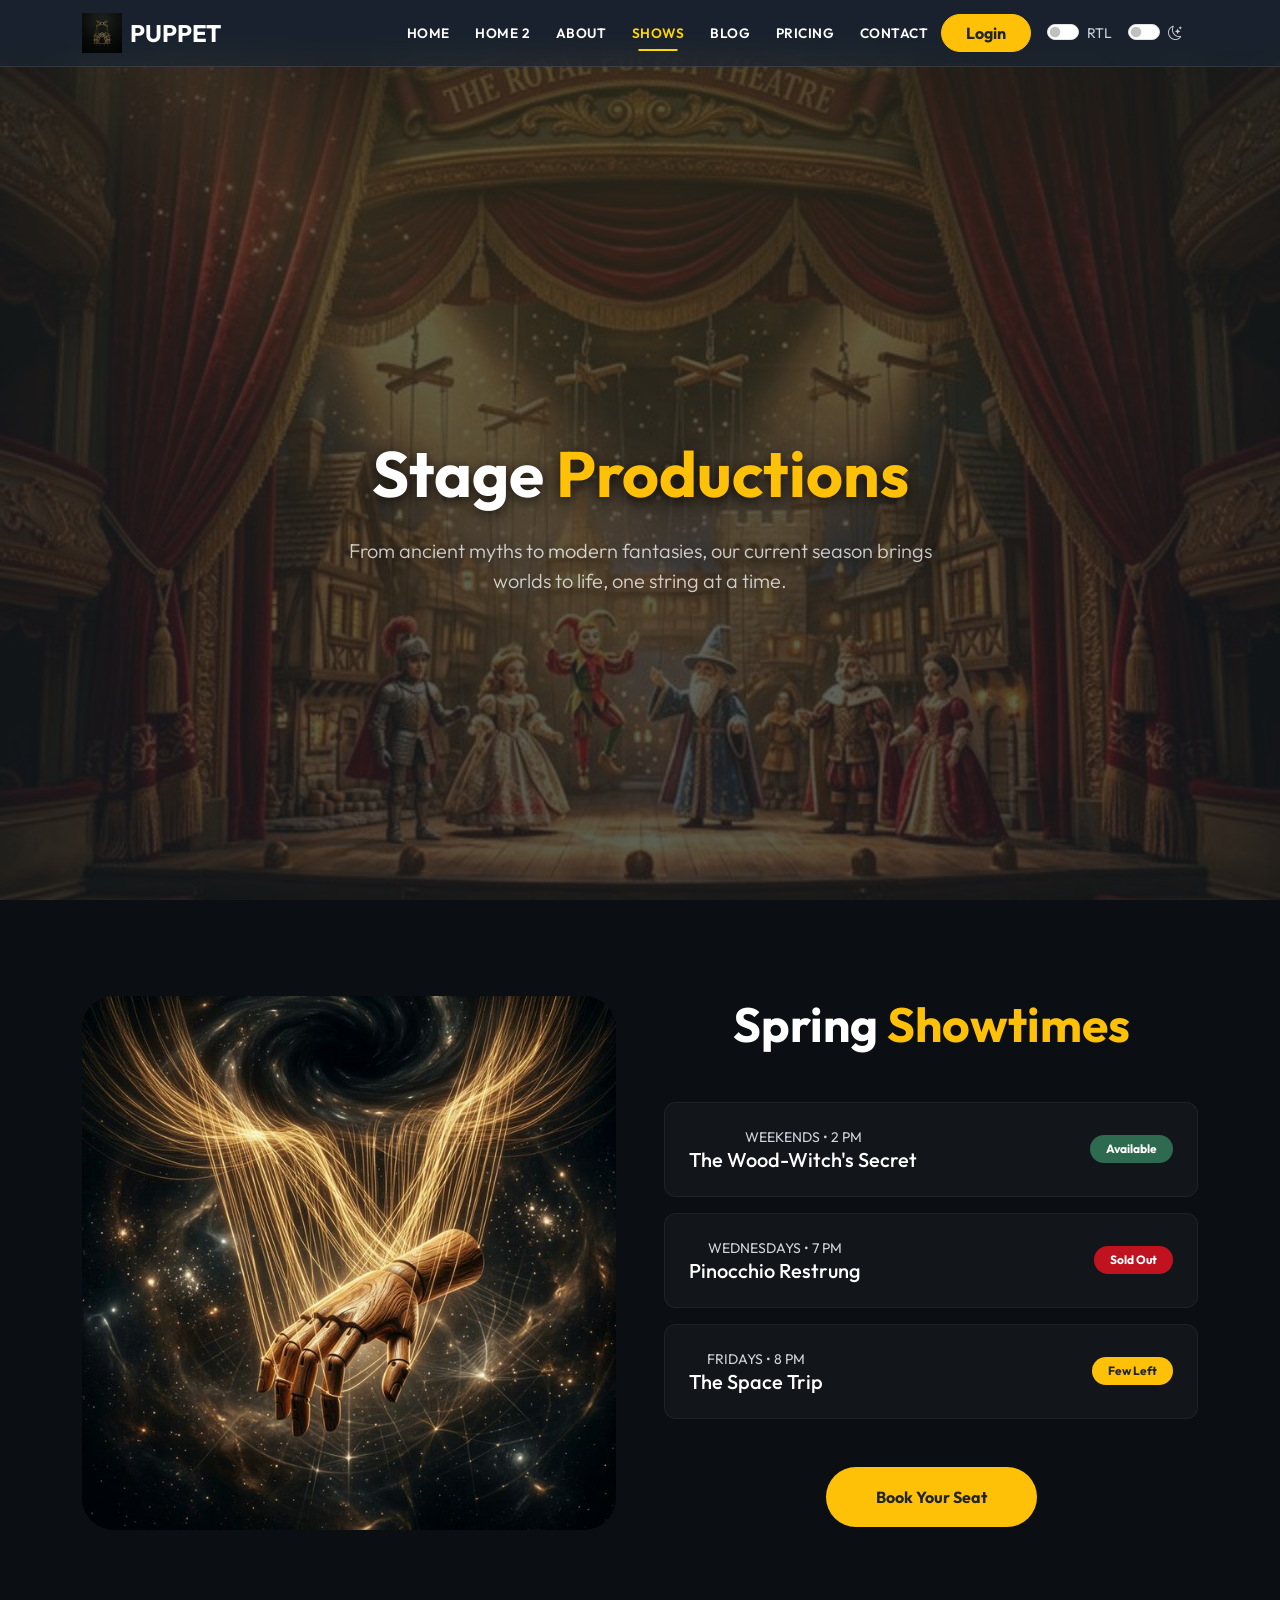
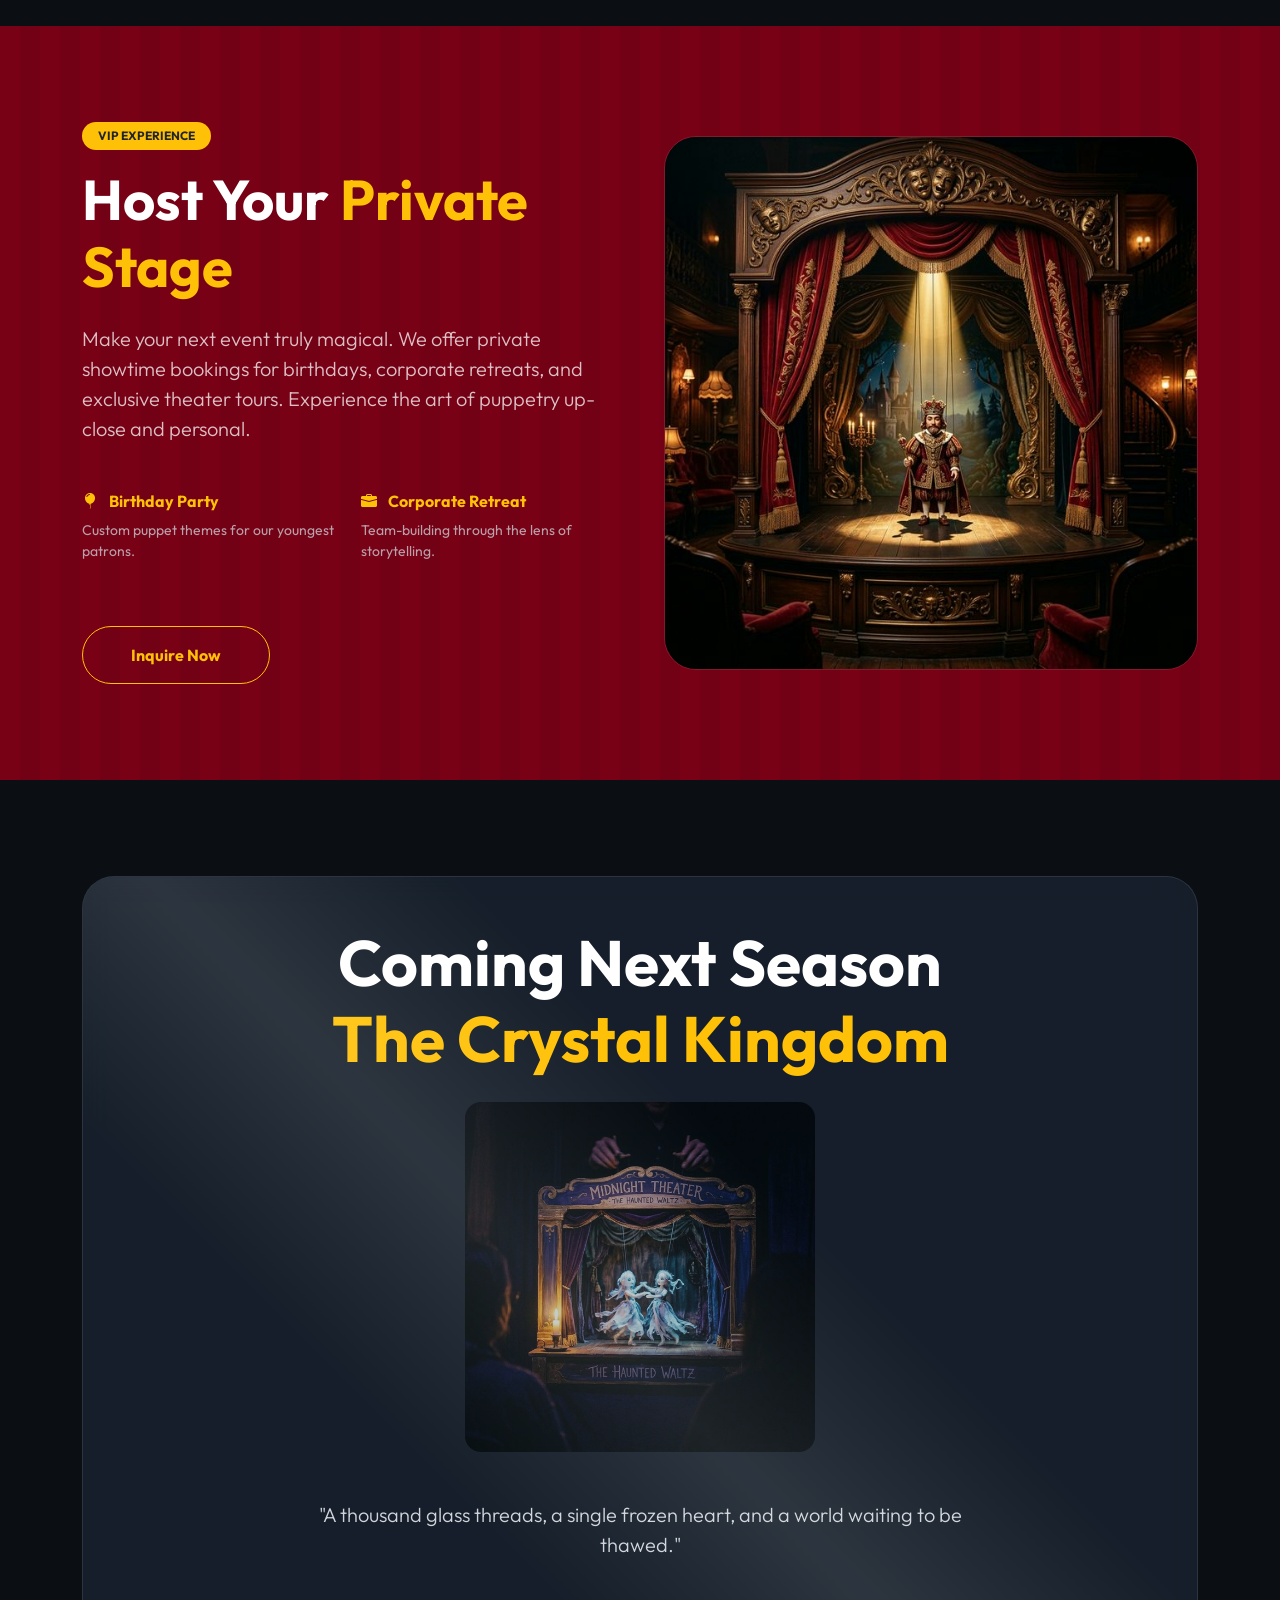
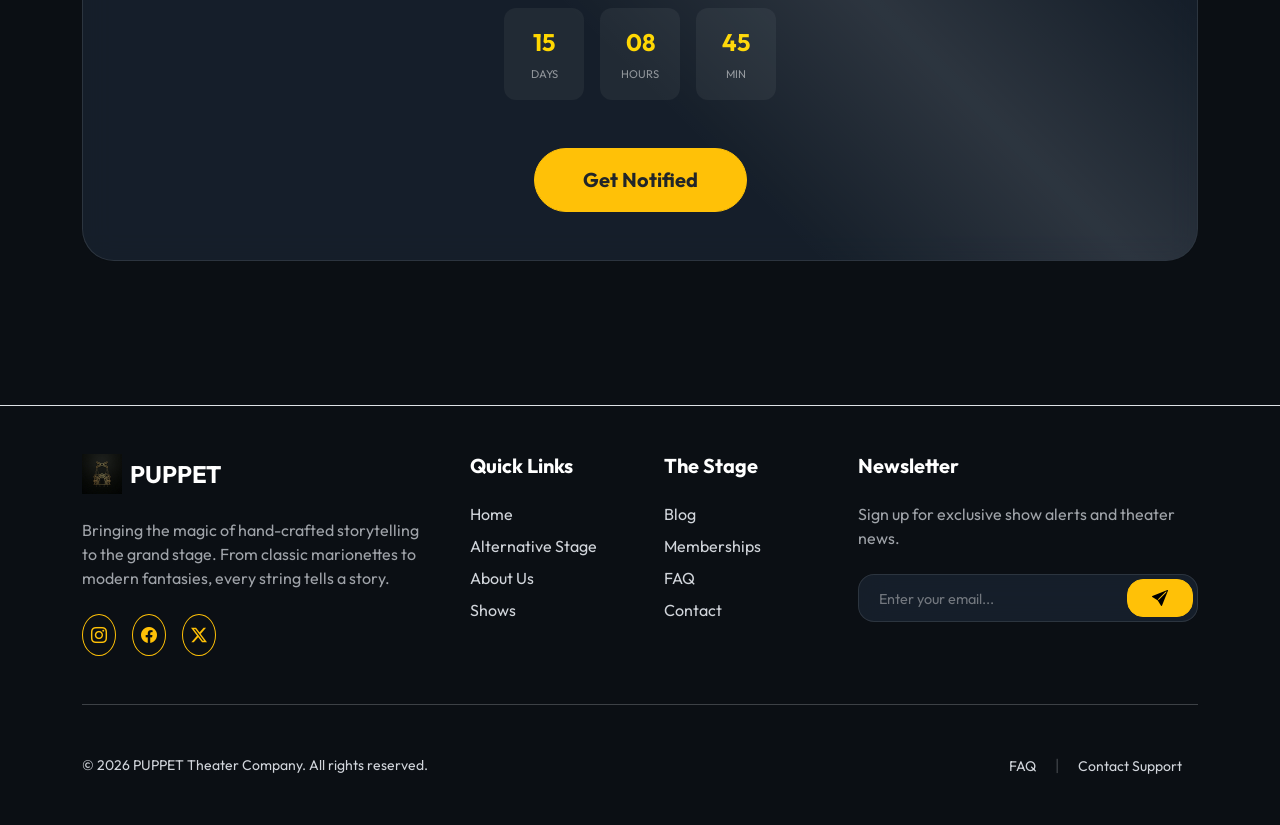
<file: shows.html>
<!DOCTYPE html>
<html lang="en" dir="ltr">

<head>
    <link rel="icon" type="image/png" href="assets/images/marionette-logo.png">
    <meta charset="UTF-8">
    <meta name="viewport" content="width=device-width, initial-scale=1.0">
    <title>PUPPET | Stage Productions & Magical Showtimes</title>
    <link href="https://cdn.jsdelivr.net/npm/bootstrap@5.3.2/dist/css/bootstrap.min.css" rel="stylesheet">
    <link href="https://cdn.jsdelivr.net/npm/bootstrap-icons@1.11.1/font/bootstrap-icons.css" rel="stylesheet">
    <link href="https://fonts.googleapis.com/css2?family=Outfit:wght@300;400;600;700&display=swap" rel="stylesheet">
    <link rel="stylesheet" href="assets/css/style.css">
</head>

<body class="loading">
    <div class="curtain-container">
        <div class="curtain-side curtain-left"></div>
        <div class="curtain-side curtain-right"></div>
    </div>

    <nav class="navbar navbar-expand-lg nav-puppet fixed-top">
        <div class="container">
            <a class="navbar-brand d-flex align-items-center" href="index.html">
                <img src="assets/images/marionette-logo.png" alt="Puppet Logo" width="40" class="me-2-logical">
                <span class="fw-bold tracking-tight">PUPPET</span>
            </a>
            <button class="navbar-toggler" type="button" data-bs-toggle="collapse" data-bs-target="#mainNav"><span
                    class="navbar-toggler-icon"></span></button>
            <div class="collapse navbar-collapse" id="mainNav">
                <ul class="navbar-nav ms-auto-logical mb-2 mb-lg-0">
                    <li class="nav-item"><a class="nav-link" href="index.html">Home</a></li>
                    <li class="nav-item"><a class="nav-link" href="home-2.html">Home 2</a></li>
                    <li class="nav-item"><a class="nav-link" href="about.html">About</a></li>
                    <li class="nav-item"><a class="nav-link active" href="shows.html" aria-current="page">Shows</a></li>
                    <li class="nav-item"><a class="nav-link" href="blog.html">Blog</a></li>
                    <li class="nav-item"><a class="nav-link" href="pricing.html">Pricing</a></li>
                    <li class="nav-item"><a class="nav-link" href="contact.html">Contact</a></li>
                </ul>
                <div class="d-flex align-items-center ms-lg-4-logical mt-3 mt-lg-0">
                    <a href="login.html"
                        class="btn btn-warning fw-bold text-dark px-4 rounded-pill me-3-logical">Login</a>
                    <div class="form-check form-switch me-3-logical"><input class="form-check-input" type="checkbox"
                            id="rtl-toggle"><label class="form-check-label small" for="rtl-toggle">RTL</label></div>
                    <div class="form-check form-switch me-3-logical"><input class="form-check-input" type="checkbox"
                            id="theme-toggle"><label class="form-check-label small" for="theme-toggle"><i
                                class="bi bi-moon-stars"></i></label></div>
                </div>
            </div>
        </div>
    </nav>

    <header
        class="hero-section position-relative overflow-hidden d-flex align-items-center justify-content-center text-center">
        <div class="stage-layer stage-depth-1 position-absolute w-100 h-100"
            style="background: url('assets/images/shows-hero.png') center/cover; opacity: 0.6;"></div>
        <div class="stage-layer stage-depth-2 position-absolute w-100 h-100"
            style="background: var(--puppet-gradient-stage);"></div>
        <div class="position-absolute w-100 h-100 top-0 start-0 bg-dark opacity-50 z-2"></div>
        <div class="container position-relative z-3 pt-5 reveal text-white text-shadow">
            <h1 class="display-3 fw-bold mb-4">Stage <span class="text-warning">Productions</span></h1>
            <p class="lead opacity-75 max-width-600 mx-auto">From ancient myths to modern fantasies, our current season
                brings worlds to life, one string at a time.</p>
        </div>
    </header>

    <!-- ??? SECTION 1: THE SEASON CALENDAR (List Stagger) -->
    <section class="py-section">
        <div class="container">
            <div class="row g-5">
                <div class="col-lg-6 reveal">
                    <div class="hover-zoom rounded-5 overflow-hidden shadow-2xl">
                        <img src="assets/images/shows-schedule.png" alt="Schedule" class="img-fluid">
                    </div>
                </div>
                <div class="col-lg-6 reveal text-center" style="transition-delay: 0.2s">
                    <h2 class="display-5 fw-bold mb-5">Spring <span class="text-warning">Showtimes</span></h2>
                    <div class="list-stagger">
                        <div class="list-stagger-item d-flex justify-content-between align-items-center">
                            <div><span class="small text-warning d-block">WEEKENDS • 2 PM</span>
                                <h4 class="h5 mb-0">The Wood-Witch's Secret</h4>
                            </div>
                            <span class="badge bg-success-stage px-3 py-2 rounded-pill">Available</span>
                        </div>
                        <div class="list-stagger-item d-flex justify-content-between align-items-center"
                            style="transition-delay: 0.1s">
                            <div><span class="small text-warning d-block">WEDNESDAYS • 7 PM</span>
                                <h4 class="h5 mb-0">Pinocchio Restrung</h4>
                            </div>
                            <span class="badge bg-danger-stage px-3 py-2 rounded-pill">Sold Out</span>
                        </div>
                        <div class="list-stagger-item d-flex justify-content-between align-items-center"
                            style="transition-delay: 0.2s">
                            <div><span class="small text-warning d-block">FRIDAYS • 8 PM</span>
                                <h4 class="h5 mb-0">The Space Trip</h4>
                            </div>
                            <span class="badge bg-warning text-dark px-3 py-2 rounded-pill">Few Left</span>
                        </div>
                    </div>
                    <a href="pricing.html"
                        class="btn btn-warning rounded-pill px-5 py-3 fw-bold mt-5 text-dark d-table mx-auto btn-hover-highlight">Book
                        Your Seat</a>
                </div>
            </div>
        </div>
    </section>

    <!-- ?? SECTION 2: PRIVATE BOOKINGS (Glamour Reveal) -->
    <section class="py-section bg-curtain-texture text-white overflow-hidden">
        <div class="container">
            <div class="row align-items-center flex-row-reverse g-5">
                <div class="col-lg-6 reveal glamour-reveal">
                    <img src="assets/images/shows-private.png" alt="Private"
                        class="img-fluid rounded-5 shadow-2xl border border-white border-opacity-10">
                </div>
                <div class="col-lg-6 reveal text-center text-lg-start" style="transition-delay: 0.2s">
                    <span class="badge bg-warning text-dark px-3 py-2 rounded-pill mb-3 fw-bold">VIP EXPERIENCE</span>
                    <h2 class="display-4 fw-bold mb-4">Host Your <span class="text-warning">Private Stage</span></h2>
                    <p class="lead mb-5 opacity-75">Make your next event truly magical. We offer private showtime
                        bookings for birthdays, corporate retreats, and exclusive theater tours. Experience the art of
                        puppetry up-close and personal.</p>
                    <div class="row g-4 mb-5 text-start">
                        <div class="col-6">
                            <h4 class="h6 fw-bold text-warning mb-2"><i class="bi bi-balloon-fill me-2"></i> Birthday
                                Party</h4>
                            <p class="small opacity-75">Custom puppet themes for our youngest patrons.</p>
                        </div>
                        <div class="col-6">
                            <h4 class="h6 fw-bold text-warning mb-2"><i class="bi bi-briefcase-fill me-2"></i> Corporate
                                Retreat</h4>
                            <p class="small opacity-75">Team-building through the lens of storytelling.</p>
                        </div>
                    </div>
                    <a href="contact.html"
                        class="btn btn-outline-warning rounded-pill px-5 py-3 fw-bold d-inline-block">Inquire
                        Now</a>
                </div>
            </div>
        </div>
    </section>

    <!-- ? SECTION 3: COMING SOON: CRYSTAL KINGDOM (Crystal Shimmer) -->
    <section class="py-section">
        <div class="container text-center reveal">
            <div
                class="crystal-shimmer p-3 p-md-5 rounded-5 border border-white border-opacity-10 bg-glass text-center overflow-hidden">
                <div class="puppet-string" style="height: 100px; left: 50%;"></div>
                <h2 class="display-3 fw-bold mb-4">Coming Next Season <br><span class="text-warning">The Crystal
                        Kingdom</span></h2>
                <div class="row justify-content-center">
                    <div class="col-lg-8">
                        <img src="assets/images/shows-teaser.png" alt="Teaser"
                            class="img-fluid rounded-4 mb-5 shadow-2xl opacity-75 hover-opacity-100 transition-all duration-1000 mx-auto d-block"
                            style="max-height: 350px; object-fit: cover;">
                        <p class="lead text-muted mb-5 italic">"A thousand glass threads, a single frozen heart, and a
                            world waiting to be thawed."</p>
                        <div class="countdown-container d-flex justify-content-center gap-3 mb-5">
                            <div class="countdown-unit"><span>15</span><label>Days</label></div>
                            <div class="countdown-unit"><span>08</span><label>Hours</label></div>
                            <div class="countdown-unit"><span>45</span><label>Min</label></div>
                        </div>
                        <button
                            class="magnetic-btn btn btn-warning btn-lg px-5 py-3 fw-bold rounded-pill text-dark shadow-xl">Get
                            Notified</button>
                    </div>
                </div>
            </div>
        </div>
    </section>

    <!-- ?? NEW 4-COLUMN FOOTER (PUPPET THEATER) -->
    <footer class="py-5 mt-5 border-top">
        <div class="container">
            <div class="row g-5">
                <!-- Col 1: Branding & Socials -->
                <div class="col-lg-4 reveal">
                    <a class="navbar-brand d-flex align-items-center mb-4" href="index.html">
                        <img src="assets/images/marionette-logo.png" alt="Puppet Logo" width="40" class="me-2-logical">
                        <span class="fw-bold tracking-tight">PUPPET</span>
                    </a>
                    <p class="text-muted mb-4 opacity-75">Bringing the magic of hand-crafted storytelling to the grand
                        stage. From classic marionettes to modern fantasies, every string tells a story.</p>
                    <div class="d-flex gap-3">
                        <a href="#" class="btn btn-outline-warning rounded-circle p-2 social-bounce-item"><i
                                class="bi bi-instagram"></i></a>
                        <a href="#" class="btn btn-outline-warning rounded-circle p-2 social-bounce-item"><i
                                class="bi bi-facebook"></i></a>
                        <a href="#" class="btn btn-outline-warning rounded-circle p-2 social-bounce-item"><i
                                class="bi bi-twitter-x"></i></a>
                    </div>
                </div>
                <!-- Col 2: Navigation -->
                <div class="col-lg-2 reveal" style="transition-delay: 0.1s">
                    <h5 class="fw-bold mb-4 ">Quick Links</h5>
                    <ul class="list-unstyled">
                        <li class="mb-2"><a href="index.html"
                                class="text-muted text-decoration-none hover-warning">Home</a></li>
                        <li class="mb-2"><a href="home-2.html"
                                class="text-muted text-decoration-none hover-warning">Alternative Stage</a></li>
                        <li class="mb-2"><a href="about.html"
                                class="text-muted text-decoration-none hover-warning">About Us</a></li>
                        <li class="mb-2"><a href="shows.html"
                                class="text-muted text-decoration-none hover-warning">Shows</a></li>
                    </ul>
                </div>
                <!-- Col 3: Community/Resources -->
                <div class="col-lg-2 reveal" style="transition-delay: 0.2s">
                    <h5 class="fw-bold mb-4 ">The Stage</h5>
                    <ul class="list-unstyled">
                        <li class="mb-2"><a href="blog.html"
                                class="text-muted text-decoration-none hover-warning">Blog</a></li>
                        <li class="mb-2"><a href="pricing.html"
                                class="text-muted text-decoration-none hover-warning">Memberships</a></li>
                        <li class="mb-2"><a href="faq.html"
                                class="text-muted text-decoration-none hover-warning">FAQ</a></li>
                        <li class="mb-2"><a href="contact.html"
                                class="text-muted text-decoration-none hover-warning">Contact</a></li>
                    </ul>
                </div>
                <!-- Col 4: Newsletter Subscription -->
                <div class="col-lg-4 reveal" style="transition-delay: 0.3s">
                    <h5 class="fw-bold mb-4 ">Newsletter</h5>
                    <p class="text-muted mb-4 opacity-75">Sign up for exclusive show alerts and theater news.</p>
                    <div class="input-group mb-3 bg-glass rounded-4 p-1">
                        <input type="email" class="form-control bg-transparent border-0 placeholder-muted px-3"
                            placeholder="Enter your email...">
                        <button class="btn btn-warning rounded-4 px-4" type="button"><i
                                class="bi bi-send-fill"></i></button>
                    </div>
                </div>
            </div>
            <hr class="my-5 text-muted opacity-25">
            <div class="row align-items-center reveal" style="transition-delay: 0.4s">
                <div class="col-md-6 text-center text-md-start mb-3 mb-md-0">
                    <p class="mb-0 text-muted small">&copy; 2026 PUPPET Theater Company. All rights reserved.</p>
                </div>
                <div class="col-md-6 text-center text-md-end">
                    <a href="faq.html" class="text-muted text-decoration-none small mx-3 hover-warning">FAQ</a>
                    <span class="text-muted opacity-25">|</span>
                    <a href="contact.html" class="text-muted text-decoration-none small mx-3 hover-warning">Contact
                        Support</a>
                </div>
            </div>
        </div>
    </footer>

    <script src="https://cdn.jsdelivr.net/npm/bootstrap@5.3.2/dist/js/bootstrap.bundle.min.js"></script>
    <script src="assets/js/main.js"></script>
</body>

</html>
</file>
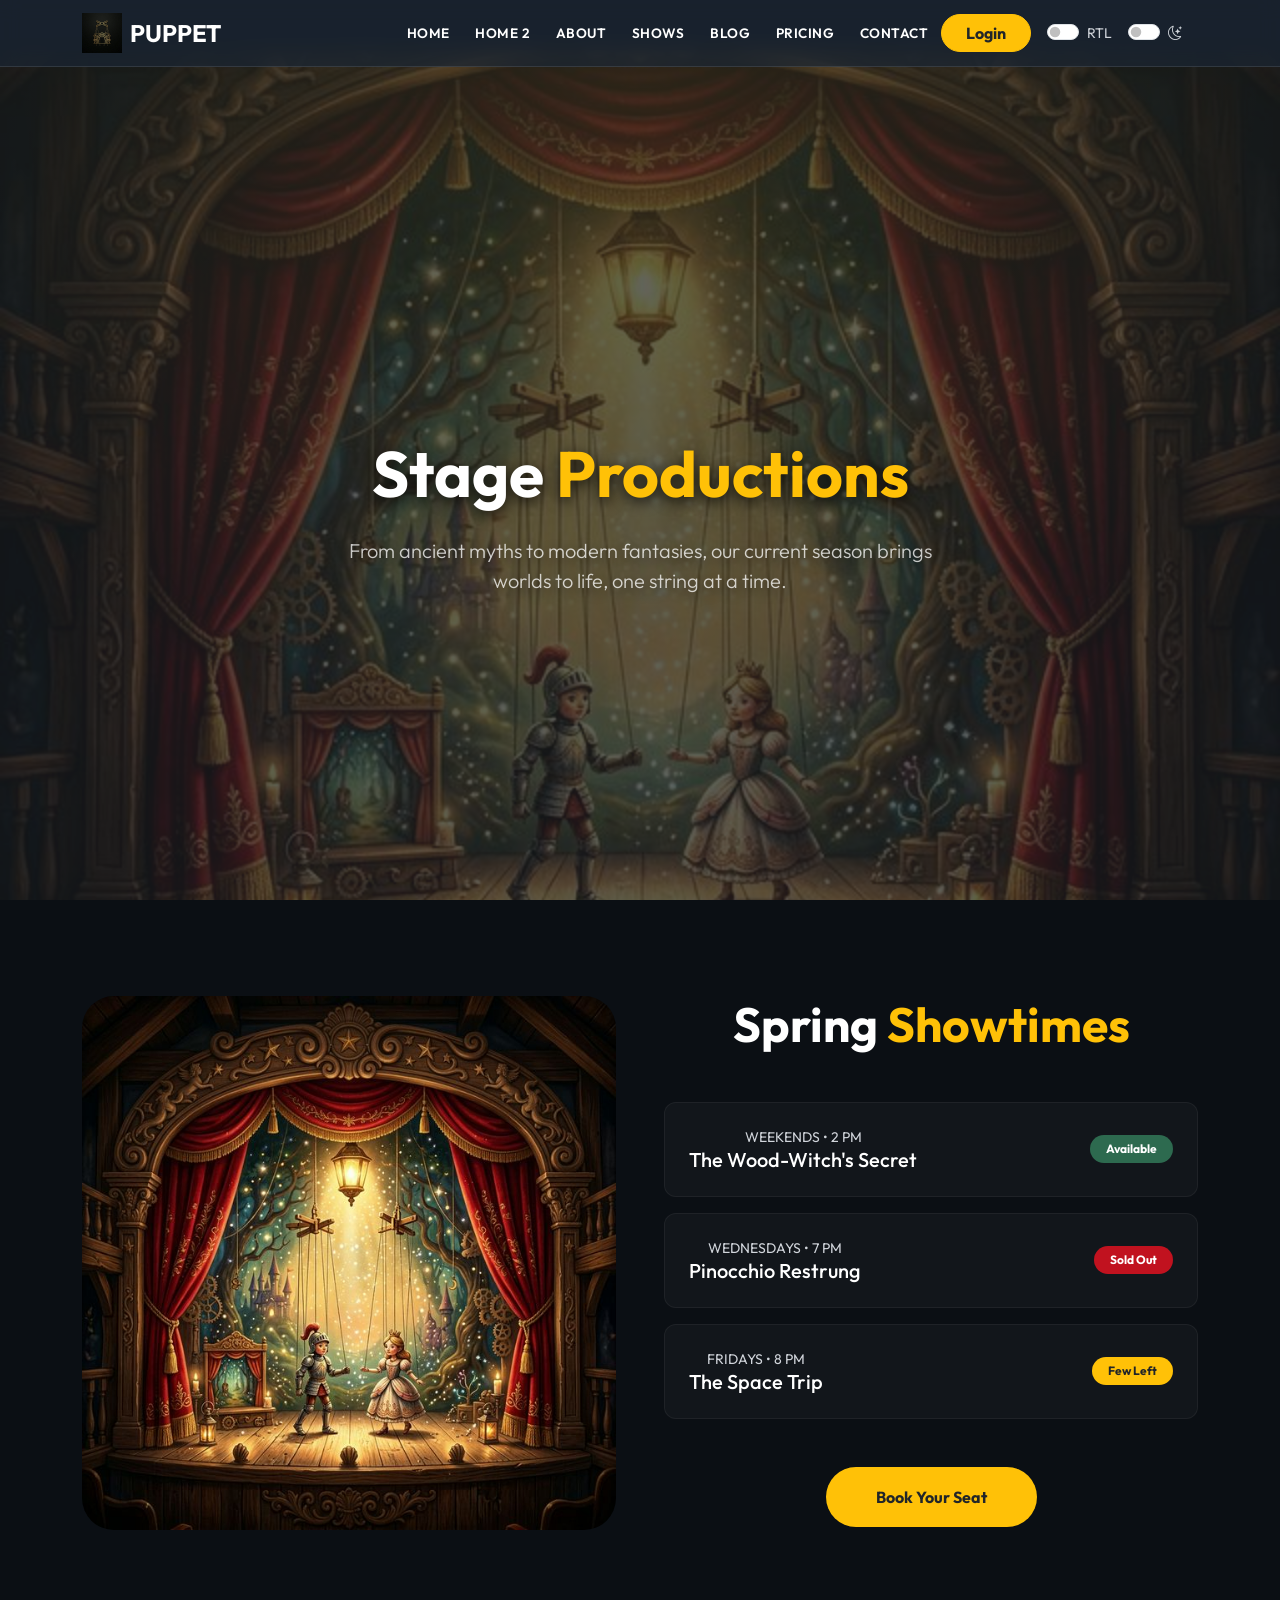
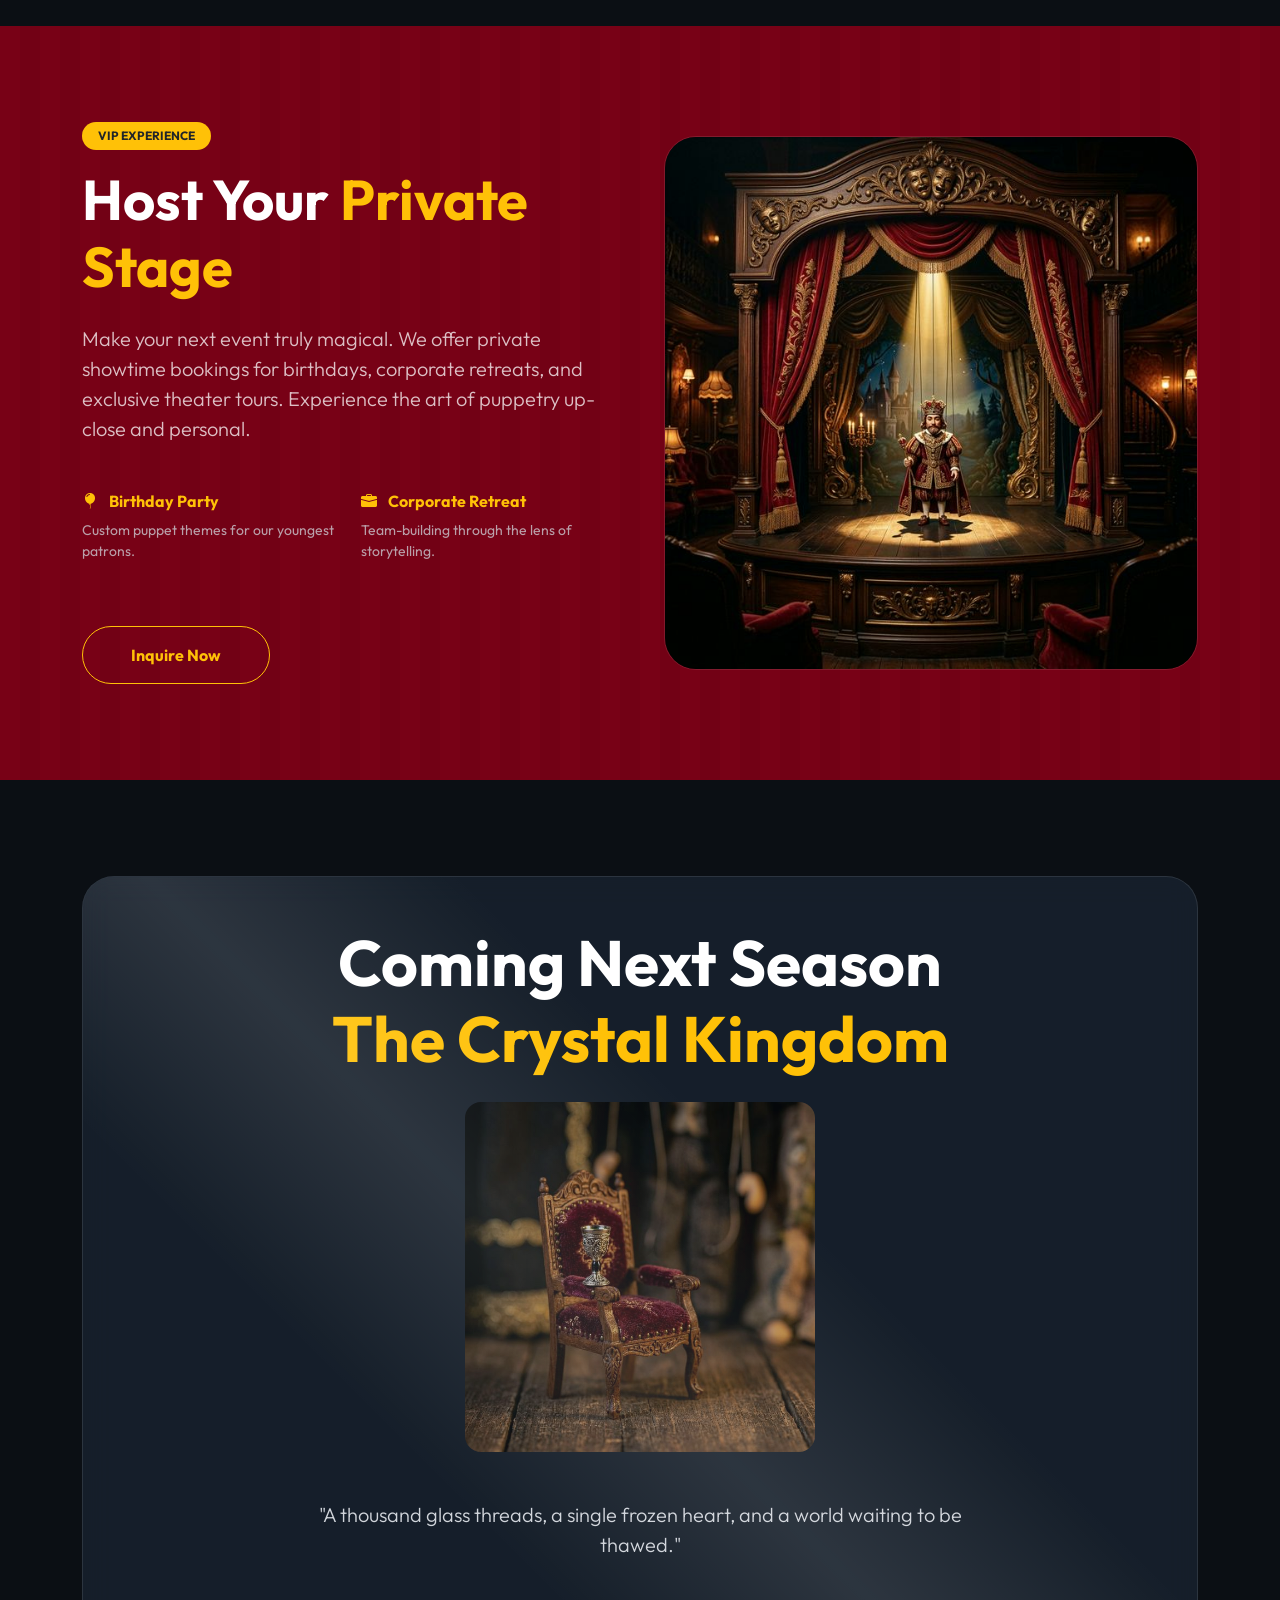
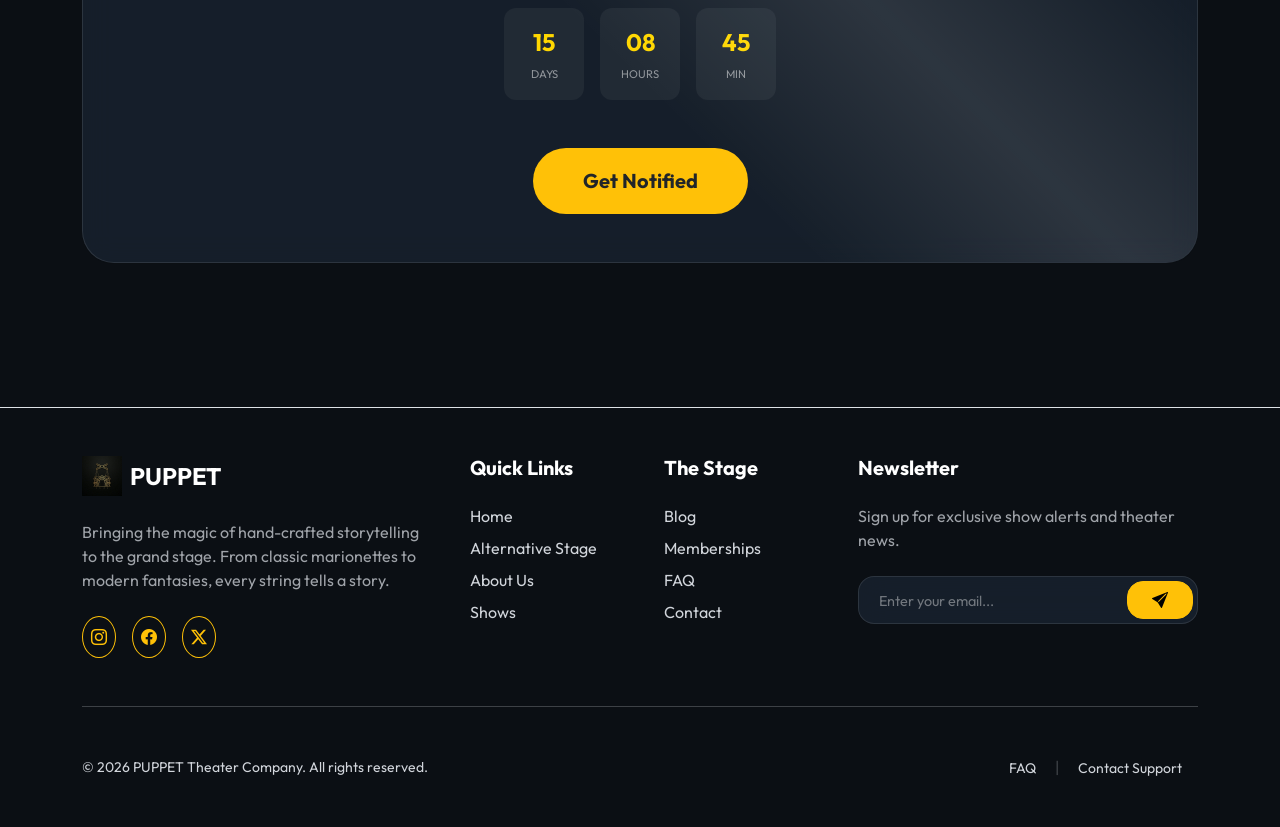
<file: shows_fixed.html>
﻿<!DOCTYPE html>
<html lang="en" dir="ltr">

<head>
    <link rel="icon" type="image/png" href="assets/images/marionette-logo.png">
    <meta charset="UTF-8">
    <meta name="viewport" content="width=device-width, initial-scale=1.0">
    <title>PUPPET</title>
    <link href="https://cdn.jsdelivr.net/npm/bootstrap@5.3.2/dist/css/bootstrap.min.css" rel="stylesheet">
    <link href="https://cdn.jsdelivr.net/npm/bootstrap-icons@1.11.1/font/bootstrap-icons.css" rel="stylesheet">
    <link href="https://fonts.googleapis.com/css2?family=Outfit:wght@300;400;600;700&display=swap" rel="stylesheet">
    <link rel="stylesheet" href="assets/css/style.css">
</head>

<body class="loading">
    <div class="curtain-container">
        <div class="curtain-side curtain-left"></div>
        <div class="curtain-side curtain-right"></div>
    </div>

    <nav class="navbar navbar-expand-lg nav-puppet fixed-top">
        <div class="container">
            <a class="navbar-brand d-flex align-items-center" href="index.html">
                <img src="assets/images/marionette-logo.png" alt="Puppet Logo" width="40" class="me-2-logical">
                <span class="fw-bold tracking-tight">PUPPET</span>
            </a>
            <button class="navbar-toggler" type="button" data-bs-toggle="collapse" data-bs-target="#mainNav"><span
                    class="navbar-toggler-icon"></span></button>
            <div class="collapse navbar-collapse" id="mainNav">
                <ul class="navbar-nav ms-auto-logical mb-2 mb-lg-0">
                    <li class="nav-item"><a class="nav-link" href="index.html">Home</a></li>
                    <li class="nav-item"><a class="nav-link" href="home-2.html">Home 2</a></li>
                    <li class="nav-item"><a class="nav-link" href="about.html">About</a></li>
                    <li class="nav-item"><a class="nav-link active" href="shows.html" aria-current="page">Shows</a></li>
                    <li class="nav-item"><a class="nav-link" href="blog.html">Blog</a></li>
                    <li class="nav-item"><a class="nav-link" href="pricing.html">Pricing</a></li>
                    <li class="nav-item"><a class="nav-link" href="contact.html">Contact</a></li>
                </ul>
                <div class="d-flex align-items-center ms-lg-4-logical mt-3 mt-lg-0">
                    <a href="login.html"
                        class="btn btn-warning fw-bold text-dark px-4 rounded-pill me-3-logical">Login</a>
                    <div class="form-check form-switch me-3-logical"><input class="form-check-input" type="checkbox"
                            id="rtl-toggle"><label class="form-check-label small" for="rtl-toggle">RTL</label></div>
                    <div class="form-check form-switch me-3-logical"><input class="form-check-input" type="checkbox"
                            id="theme-toggle"><label class="form-check-label small" for="theme-toggle"><i
                                class="bi bi-moon-stars"></i></label></div>
                </div>
            </div>
        </div>
    </nav>

    <header
        class="hero-section position-relative overflow-hidden d-flex align-items-center justify-content-center text-center">
        <div class="stage-layer stage-depth-1 position-absolute w-100 h-100"
            style="background: url('assets/images/hero-index.png') center/cover; opacity: 0.6;"></div>
        <div class="stage-layer stage-depth-2 position-absolute w-100 h-100"
            style="background: var(--puppet-gradient-stage);"></div>
        <div class="position-absolute w-100 h-100 top-0 start-0 bg-dark opacity-50 z-2"></div>
        <div class="container position-relative z-3 pt-5 reveal text-white text-shadow">
            <h1 class="display-3 fw-bold mb-4">Stage <span class="text-warning">Productions</span></h1>
            <p class="lead opacity-75 max-width-600 mx-auto">From ancient myths to modern fantasies, our current season
                brings worlds to life, one string at a time.</p>
        </div>
    </header>

    <!-- ??? SECTION 1: THE SEASON CALENDAR (List Stagger) -->
    <section class="py-section">
        <div class="container">
            <div class="row g-5">
                <div class="col-lg-6 reveal">
                    <div class="hover-zoom rounded-5 overflow-hidden shadow-2xl">
                        <img src="assets/images/about-vision.png" alt="Schedule" class="img-fluid">
                    </div>
                </div>
                <div class="col-lg-6 reveal text-center" style="transition-delay: 0.2s">
                    <h2 class="display-5 fw-bold mb-5">Spring <span class="text-warning">Showtimes</span></h2>
                    <div class="list-stagger">
                        <div class="list-stagger-item d-flex justify-content-between align-items-center">
                            <div><span class="small text-warning d-block">WEEKENDS • 2 PM</span>
                                <h4 class="h5 mb-0">The Wood-Witch's Secret</h4>
                            </div>
                            <span class="badge bg-success-stage px-3 py-2 rounded-pill">Available</span>
                        </div>
                        <div class="list-stagger-item d-flex justify-content-between align-items-center"
                            style="transition-delay: 0.1s">
                            <div><span class="small text-warning d-block">WEDNESDAYS • 7 PM</span>
                                <h4 class="h5 mb-0">Pinocchio Restrung</h4>
                            </div>
                            <span class="badge bg-danger-stage px-3 py-2 rounded-pill">Sold Out</span>
                        </div>
                        <div class="list-stagger-item d-flex justify-content-between align-items-center"
                            style="transition-delay: 0.2s">
                            <div><span class="small text-warning d-block">FRIDAYS • 8 PM</span>
                                <h4 class="h5 mb-0">The Space Trip</h4>
                            </div>
                            <span class="badge bg-warning text-dark px-3 py-2 rounded-pill">Few Left</span>
                        </div>
                    </div>
                    <a href="pricing.html"
                        class="btn btn-warning rounded-pill px-5 py-3 fw-bold mt-5 text-dark d-table mx-auto btn-hover-highlight">Book
                        Your Seat</a>
                </div>
            </div>
        </div>
    </section>

    <!-- ?? SECTION 2: PRIVATE BOOKINGS (Glamour Reveal) -->
    <section class="py-section bg-curtain-texture text-white overflow-hidden">
        <div class="container">
            <div class="row align-items-center flex-row-reverse g-5">
                <div class="col-lg-6 reveal glamour-reveal">
                    <img src="assets/images/shows-private.png" alt="Private"
                        class="img-fluid rounded-5 shadow-2xl border border-white border-opacity-10">
                </div>
                <div class="col-lg-6 reveal text-center text-lg-start" style="transition-delay: 0.2s">
                    <span class="badge bg-warning text-dark px-3 py-2 rounded-pill mb-3 fw-bold">VIP EXPERIENCE</span>
                    <h2 class="display-4 fw-bold mb-4">Host Your <span class="text-warning">Private Stage</span></h2>
                    <p class="lead mb-5 opacity-75">Make your next event truly magical. We offer private showtime
                        bookings for birthdays, corporate retreats, and exclusive theater tours. Experience the art of
                        puppetry up-close and personal.</p>
                    <div class="row g-4 mb-5 text-start">
                        <div class="col-6">
                            <h4 class="h6 fw-bold text-warning mb-2"><i class="bi bi-balloon-fill me-2"></i> Birthday
                                Party</h4>
                            <p class="small opacity-75">Custom puppet themes for our youngest patrons.</p>
                        </div>
                        <div class="col-6">
                            <h4 class="h6 fw-bold text-warning mb-2"><i class="bi bi-briefcase-fill me-2"></i> Corporate
                                Retreat</h4>
                            <p class="small opacity-75">Team-building through the lens of storytelling.</p>
                        </div>
                    </div>
                    <a href="contact.html"
                        class="btn btn-outline-warning rounded-pill px-5 py-3 fw-bold d-inline-block">Inquire
                        Now</a>
                </div>
            </div>
        </div>
    </section>

    <!-- ? SECTION 3: COMING SOON: CRYSTAL KINGDOM (Crystal Shimmer) -->
    <section class="py-section">
        <div class="container text-center reveal">
            <div
                class="crystal-shimmer p-3 p-md-5 rounded-5 border border-white border-opacity-10 bg-glass text-center overflow-hidden">
                <div class="puppet-string" style="height: 100px; left: 50%;"></div>
                <h2 class="display-3 fw-bold mb-4">Coming Next Season <br><span class="text-warning">The Crystal
                        Kingdom</span></h2>
                <div class="row justify-content-center">
                    <div class="col-lg-8">
                        <img src="assets/images/h2-show4.png" alt="Teaser"
                            class="img-fluid rounded-4 mb-5 shadow-2xl opacity-75 hover-opacity-100 transition-all duration-1000 mx-auto d-block"
                            style="max-height: 350px; object-fit: cover;">
                        <p class="lead text-muted mb-5 italic">"A thousand glass threads, a single frozen heart, and a
                            world waiting to be thawed."</p>
                        <div class="countdown-container d-flex justify-content-center gap-3 mb-5">
                            <div class="countdown-unit"><span>15</span><label>Days</label></div>
                            <div class="countdown-unit"><span>08</span><label>Hours</label></div>
                            <div class="countdown-unit"><span>45</span><label>Min</label></div>
                        </div>
                        <button
                            class="btn btn-warning btn-lg px-5 py-3 fw-bold rounded-pill text-dark shadow-xl hover-glow btn-hover-highlight">Get
                            Notified</button>
                    </div>
                </div>
            </div>
        </div>
    </section>

    <!-- ?? NEW 4-COLUMN FOOTER (PUPPET THEATER) -->
    <footer class="py-5 mt-5 border-top">
        <div class="container">
            <div class="row g-5">
                <!-- Col 1: Branding & Socials -->
                <div class="col-lg-4 reveal">
                    <a class="navbar-brand d-flex align-items-center mb-4" href="index.html">
                        <img src="assets/images/marionette-logo.png" alt="Puppet Logo" width="40" class="me-2-logical">
                        <span class="fw-bold tracking-tight">PUPPET</span>
                    </a>
                    <p class="text-muted mb-4 opacity-75">Bringing the magic of hand-crafted storytelling to the grand
                        stage. From classic marionettes to modern fantasies, every string tells a story.</p>
                    <div class="d-flex gap-3">
                        <a href="#" class="btn btn-outline-warning rounded-circle p-2 social-bounce-item"><i
                                class="bi bi-instagram"></i></a>
                        <a href="#" class="btn btn-outline-warning rounded-circle p-2 social-bounce-item"><i
                                class="bi bi-facebook"></i></a>
                        <a href="#" class="btn btn-outline-warning rounded-circle p-2 social-bounce-item"><i
                                class="bi bi-twitter-x"></i></a>
                    </div>
                </div>
                <!-- Col 2: Navigation -->
                <div class="col-lg-2 reveal" style="transition-delay: 0.1s">
                    <h5 class="fw-bold mb-4 ">Quick Links</h5>
                    <ul class="list-unstyled">
                        <li class="mb-2"><a href="index.html"
                                class="text-muted text-decoration-none hover-warning">Home</a></li>
                        <li class="mb-2"><a href="home-2.html"
                                class="text-muted text-decoration-none hover-warning">Alternative Stage</a></li>
                        <li class="mb-2"><a href="about.html"
                                class="text-muted text-decoration-none hover-warning">About Us</a></li>
                        <li class="mb-2"><a href="shows.html"
                                class="text-muted text-decoration-none hover-warning">Shows</a></li>
                    </ul>
                </div>
                <!-- Col 3: Community/Resources -->
                <div class="col-lg-2 reveal" style="transition-delay: 0.2s">
                    <h5 class="fw-bold mb-4 ">The Stage</h5>
                    <ul class="list-unstyled">
                        <li class="mb-2"><a href="blog.html"
                                class="text-muted text-decoration-none hover-warning">Blog</a></li>
                        <li class="mb-2"><a href="pricing.html"
                                class="text-muted text-decoration-none hover-warning">Memberships</a></li>
                        <li class="mb-2"><a href="faq.html"
                                class="text-muted text-decoration-none hover-warning">FAQ</a></li>
                        <li class="mb-2"><a href="contact.html"
                                class="text-muted text-decoration-none hover-warning">Contact</a></li>
                    </ul>
                </div>
                <!-- Col 4: Newsletter Subscription -->
                <div class="col-lg-4 reveal" style="transition-delay: 0.3s">
                    <h5 class="fw-bold mb-4 ">Newsletter</h5>
                    <p class="text-muted mb-4 opacity-75">Sign up for exclusive show alerts and theater news.</p>
                    <div class="input-group mb-3 bg-glass rounded-4 p-1">
                        <input type="email" class="form-control bg-transparent border-0 placeholder-muted px-3"
                            placeholder="Enter your email...">
                        <button class="btn btn-warning rounded-4 px-4" type="button"><i
                                class="bi bi-send-fill"></i></button>
                    </div>
                </div>
            </div>
            <hr class="my-5 text-muted opacity-25">
            <div class="row align-items-center reveal" style="transition-delay: 0.4s">
                <div class="col-md-6 text-center text-md-start mb-3 mb-md-0">
                    <p class="mb-0 text-muted small">&copy; 2026 PUPPET Theater Company. All rights reserved.</p>
                </div>
                <div class="col-md-6 text-center text-md-end">
                    <a href="faq.html" class="text-muted text-decoration-none small mx-3 hover-warning">FAQ</a>
                    <span class="text-muted opacity-25">|</span>
                    <a href="contact.html" class="text-muted text-decoration-none small mx-3 hover-warning">Contact
                        Support</a>
                </div>
            </div>
        </div>
    </footer>

    <script src="https://cdn.jsdelivr.net/npm/bootstrap@5.3.2/dist/js/bootstrap.bundle.min.js"></script>
    <script src="assets/js/main.js"></script>
</body>

</html>
</file>
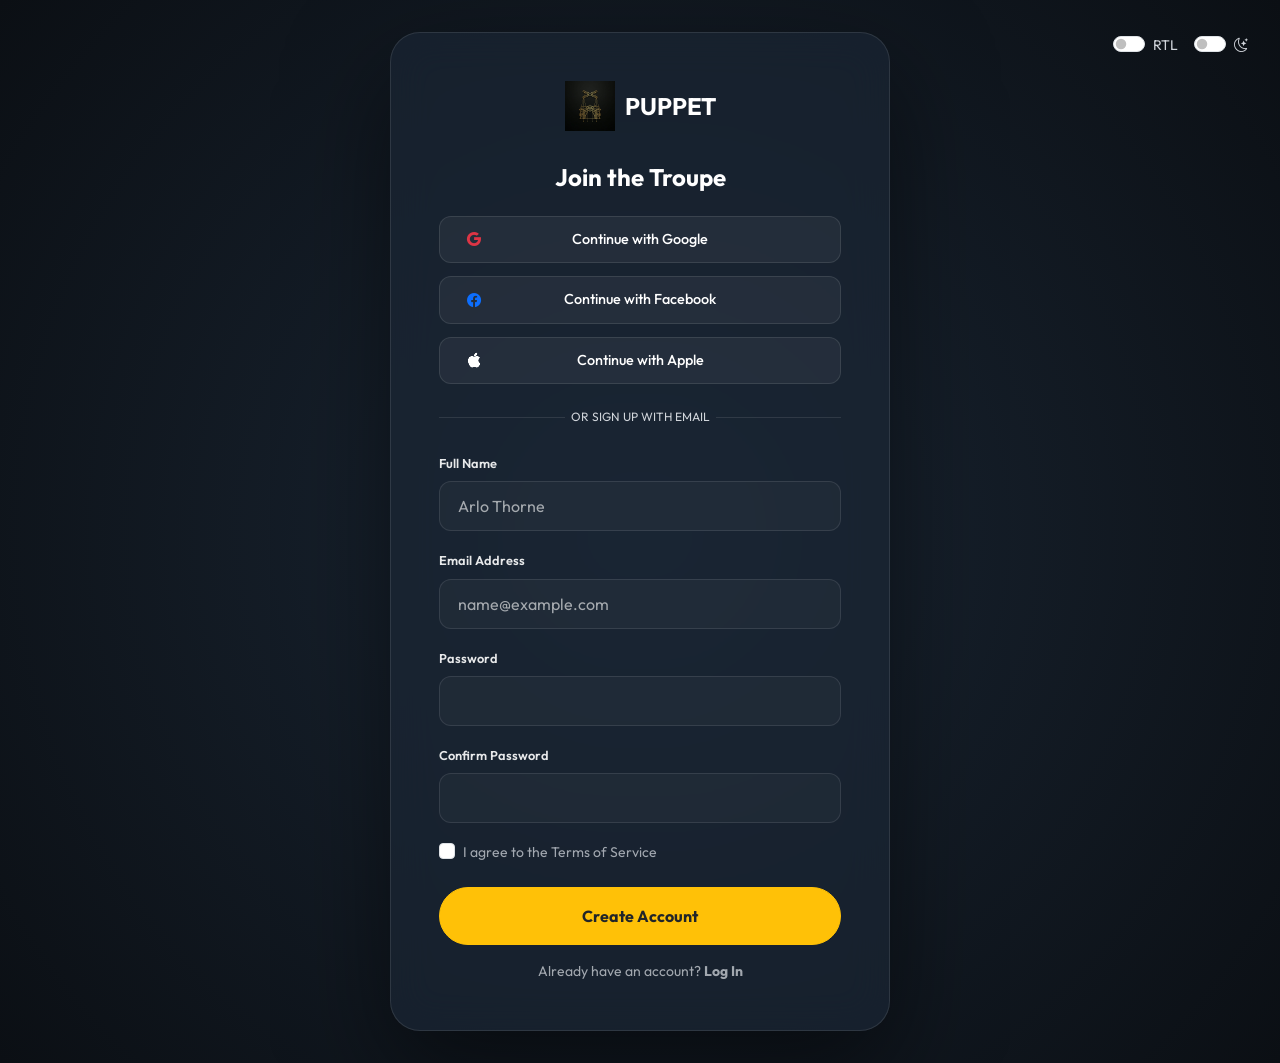
<file: signup.html>
<!DOCTYPE html>
<html lang="en" dir="ltr">

<head>
    <link rel="icon" type="image/png" href="assets/images/marionette-logo.png">
    <meta charset="UTF-8">
    <meta name="viewport" content="width=device-width, initial-scale=1.0">
    <title>PUPPET | Join the Troupe (Sign Up)</title>
    <link href="https://cdn.jsdelivr.net/npm/bootstrap@5.3.2/dist/css/bootstrap.min.css" rel="stylesheet">
    <link href="https://cdn.jsdelivr.net/npm/bootstrap-icons@1.11.1/font/bootstrap-icons.css" rel="stylesheet">
    <link href="https://fonts.googleapis.com/css2?family=Outfit:wght@300;400;600;700&display=swap" rel="stylesheet">
    <link rel="stylesheet" href="assets/css/style.css">

    <style>
        .auth-container {
            min-height: 100vh;
            background: radial-gradient(circle at center, var(--puppet-bg-secondary) 0%, var(--puppet-bg-dark) 100%);
            display: flex;
            align-items: center;
            justify-content: center;
            padding: 2rem;
            position: relative;
            overflow: hidden;
        }

        /* Glassmorphism Auth Card */
        .auth-card {
            width: 100%;
            max-width: 500px;
            background: var(--glass-bg);
            backdrop-filter: blur(20px);
            border: 1px solid var(--glass-border);
            border-radius: 30px;
            padding: 3rem;
            transform: translateY(0);
            transition: all 0.5s var(--ease-puppet);
            position: relative;
            z-index: 10;
            box-shadow: 0 40px 100px rgba(0, 0, 0, 0.5);
            color: var(--puppet-text-light) !important;
        }

        .auth-card:hover {
            transform: translateY(-10px);
            border-color: var(--puppet-accent);
        }

        body[data-theme="light"] .auth-card {
            color: #0b0f14 !important;
        }

        .auth-card h2,
        .auth-card p,
        .auth-card span,
        .auth-card .form-label,
        .auth-card .social-btn,
        .auth-card a:not(.btn) {
            color: inherit !important;
            transition: all 0.3s ease;
        }

        .hover-warning:hover {
            color: var(--puppet-accent) !important;
            opacity: 1 !important;
        }

        .auth-card a.hover-warning:not(:has(img)):hover {
            text-decoration: underline !important;
        }

        /* Forms */
        .form-control-puppet {
            background: rgba(255, 255, 255, 0.03);
            border: 1px solid var(--glass-border);
            border-radius: 12px;
            color: inherit;
            padding: 12px 18px;
            transition: all 0.3s ease;
        }

        .form-control-puppet:focus {
            background: rgba(255, 255, 255, 0.08);
            border-color: var(--puppet-accent);
            box-shadow: none;
            color: inherit;
        }

        .auth-label {
            font-size: 0.8rem;
            font-weight: 600;
            color: var(--puppet-accent);
            opacity: 0.9;
        }

        .auth-logo {
            margin-bottom: 2rem;
            text-align: center;
        }

        .auth-logo a {
            text-decoration: none;
            color: inherit;
            display: flex;
            align-items: center;
            justify-content: center;
            gap: 10px;
        }

        .auth-logo img {
            width: 50px;
        }

        .divider {
            display: flex;
            align-items: center;
            text-align: center;
            margin: 1.5rem 0;
            color: var(--puppet-text-muted);
            font-size: 0.75rem;
        }

        .divider::before,
        .divider::after {
            content: '';
            flex: 1;
            border-bottom: 1px solid var(--glass-border);
        }

        .divider:not(:empty)::before {
            margin-right: .5em;
        }

        .divider:not(:empty)::after {
            margin-left: .5em;
        }

        /* Social Buttons */
        .social-btn {
            border: 1px solid var(--glass-border);
            background: rgba(255, 255, 255, 0.05);
            color: inherit;
            border-radius: 12px;
            padding: 12px 24px;
            width: 100%;
            display: grid;
            grid-template-columns: 20px 1fr 20px;
            align-items: center;
            text-align: center;
            gap: 10px;
            transition: all 0.3s ease;
            margin-bottom: 0.8rem;
            text-decoration: none;
            font-weight: 500;
            font-size: 0.9rem;
        }

        .social-btn i {
            display: flex;
            align-items: center;
            justify-content: center;
        }

        .social-btn:hover {
            background: rgba(255, 255, 255, 0.12) !important;
            border-color: var(--puppet-accent) !important;
            transform: translateY(-3px) scale(1.02);
            color: var(--puppet-accent) !important;
            box-shadow: 0 10px 20px rgba(0, 0, 0, 0.2);
        }

        /* Fixed Theme Switch for Auth Pages */
        .theme-switch-wrapper {
            position: fixed;
            top: 2rem;
            right: 2rem;
            z-index: 1000;
        }

        @media (max-width: 576px) {
            .theme-switch-wrapper {
                top: 1rem;
                right: 1rem;
            }

            .auth-card {
                padding: 2rem;
            }
        }
    </style>
</head>

<body class="loading">
    <div class="curtain-container">
        <div class="curtain-side curtain-left"></div>
        <div class="curtain-side curtain-right"></div>
    </div>

    <!-- Theme & RTL Switcher (Fixed) -->
    <div class="theme-switch-wrapper d-flex align-items-center gap-3">
        <div class="form-check form-switch mb-0">
            <input class="form-check-input" type="checkbox" id="rtl-toggle">
            <label class="form-check-label small" for="rtl-toggle">RTL</label>
        </div>
        <div class="form-check form-switch mb-0">
            <input class="form-check-input" type="checkbox" id="theme-toggle">
            <label class="form-check-label small" for="theme-toggle">
                <i class="bi bi-moon-stars"></i>
            </label>
        </div>
    </div>

    <div class="auth-container">
        <div class="auth-card reveal">
            <div class="auth-logo">
                <a href="index.html" class="hover-warning">
                    <img src="assets/images/marionette-logo.png" alt="Puppet Logo">
                    <span class="fs-4 fw-bold tracking-tight text-warning">PUPPET</span>
                </a>
            </div>

            <h2 class="h4 fw-bold text-center mb-4">Join the Troupe</h2>

            <a href="#" class="social-btn">
                <i class="bi bi-google text-danger"></i> <span>Continue with Google</span> <span></span>
            </a>
            <a href="#" class="social-btn">
                <i class="bi bi-facebook text-primary"></i> <span>Continue with Facebook</span> <span></span>
            </a>
            <a href="#" class="social-btn">
                <i class="bi bi-apple"></i> <span>Continue with Apple</span> <span></span>
            </a>

            <div class="divider">OR SIGN UP WITH EMAIL</div>

            <form action="login.html">
                <div class="mb-3">
                    <label class="form-label auth-label">Full Name</label>
                    <input type="text" class="form-control form-control-puppet" placeholder="Arlo Thorne" required>
                </div>
                <div class="mb-3">
                    <label class="form-label auth-label">Email Address</label>
                    <input type="email" class="form-control form-control-puppet" placeholder="name@example.com"
                        required>
                </div>
                <div class="mb-3">
                    <label class="form-label auth-label">Password</label>
                    <input type="password" class="form-control form-control-puppet" required>
                </div>
                <div class="mb-3">
                    <label class="form-label auth-label">Confirm Password</label>
                    <input type="password" class="form-control form-control-puppet" required>
                </div>

                <div class="mb-4 form-check">
                    <input type="checkbox" class="form-check-input" id="terms" required>
                    <label class="form-check-label small opacity-75" for="terms">
                        I agree to the <a href="#" class="text-warning text-decoration-none">Terms of Service</a>
                    </label>
                </div>

                <button type="submit" class="btn btn-warning w-100 py-3 fw-bold rounded-pill mb-3 text-dark">
                    Create Account
                </button>
            </form>

            <p class="text-center small opacity-75 mb-0">
                Already have an account?
                <a href="login.html" class="text-warning text-decoration-none fw-bold hover-warning">Log In</a>
            </p>
        </div>
    </div>

    <script src="https://cdn.jsdelivr.net/npm/bootstrap@5.3.2/dist/js/bootstrap.bundle.min.js"></script>
    <script src="assets/js/main.js"></script>
</body>

</html>
</file>
<file: assets/css/style.css>
/* 
    🎭 PUPPET THEATER COMPANY - CORE DESIGN SYSTEM
    ✨ Whimsical + Magical + Storybook
*/

:root {
    /* 🎨 COLOR SYSTEM (STRICT 3 BASE + EXTENSIONS) */
    --puppet-bg-dark: #0B0F14;
    --puppet-bg-secondary: #1A2634;
    --puppet-accent: #FFD700;
    --puppet-curtain-primary: #C1121F;
    --puppet-curtain-dark: #780116;
    --puppet-warm-beige: #F5E6CA;
    --puppet-sky-blue: #89CFF0;
    --puppet-text-light: #FFFFFF;
    --puppet-text-muted: #D1D5DB;

    --puppet-gradient-stage: radial-gradient(circle at top, rgba(255, 215, 0, 0.15) 0%, transparent 70%);
    --puppet-gradient-curtain: linear-gradient(90deg, #C1121F 0%, #E63946 25%, #C1121F 50%, #E63946 75%, #C1121F 100%);

    --ease-puppet: cubic-bezier(0.68, -0.6, 0.32, 1.6);
    --ease-float: cubic-bezier(0.445, 0.05, 0.55, 0.95);
    --animation-speed-slow: 4s;
    --animation-speed-base: 0.5s;
    --animation-speed-fast: 0.3s;

    --section-padding: 6rem 0;
    --card-radius: 20px;
    --glass-bg: rgba(26, 38, 52, 0.7);
    --glass-border: rgba(255, 255, 255, 0.1);
}

[data-theme="dark"] .text-muted,
[data-theme="dark"] .small {
    color: #D1D5DB !important;
}

[data-theme="light"] {
    --puppet-bg-dark: #F5E6CA;
    --puppet-bg-secondary: #FFFFFF;
    --puppet-accent: #C1121F;
    --puppet-text-light: #0B0F14;
    --puppet-text-muted: #495057;
    --glass-bg: rgba(255, 255, 255, 0.8);
    --glass-border: rgba(11, 15, 20, 0.1);
    --puppet-gradient-stage: radial-gradient(circle at top, rgba(193, 18, 31, 0.05) 0%, transparent 70%);
}

html, body {
    overflow-x: hidden;
    max-width: 100%;
}

* {
    margin: 0;
    padding: 0;
    box-sizing: border-box;
}

body {
    font-family: 'Outfit', sans-serif;
    background-color: var(--puppet-bg-dark);
    color: var(--puppet-text-light);
    overflow-x: hidden;
    scroll-behavior: smooth;
    transition: background-color 0.5s ease-in-out, color 0.5s ease-in-out;
}

[dir="rtl"] {
    text-align: right;
}

.anti-gravity-card {
    transition: transform var(--animation-speed-base) var(--ease-puppet), box-shadow var(--animation-speed-base) ease;
    border: 1px solid var(--glass-border);
    background: var(--glass-bg);
    border-radius: var(--card-radius);
    padding: 1.5rem;
    position: relative;
    overflow: hidden;
}

.anti-gravity-card:hover {
    transform: translateY(-20px) scale(1.02);
    box-shadow: 0 30px 60px -12px rgba(0, 0, 0, 0.5);
    border-color: var(--puppet-accent);
}

@keyframes puppet-sway {
    0% {
        transform: rotate(-3deg);
        transform-origin: top center;
    }

    50% {
        transform: rotate(3deg);
        transform-origin: top center;
    }

    100% {
        transform: rotate(-3deg);
        transform-origin: top center;
    }
}

.puppet-float {
    animation: puppet-float var(--animation-speed-slow) var(--ease-float) infinite alternate;
}

@keyframes puppet-float {
    0% {
        transform: translateY(0);
    }

    100% {
        transform: translateY(-30px);
    }
}

.puppet-string {
    position: absolute;
    width: 1px;
    height: 100px;
    background: rgba(255, 255, 255, 0.2);
    top: -100px;
    left: 50%;
    transform: translateX(-50%);
    transition: height var(--animation-speed-base) var(--ease-puppet);
}

.anti-gravity-card:hover .puppet-string {
    height: 140px;
}

.curtain-container {
    position: fixed;
    top: 0;
    left: 0;
    width: 100%;
    height: 100%;
    z-index: 9999;
    display: none;
    pointer-events: none;
    transition: opacity 1s ease-in-out;
}

.curtain-side {
    flex: 1;
    height: 100%;
    background: var(--puppet-gradient-curtain);
    transition: transform 1.5s cubic-bezier(0.77, 0, 0.175, 1);
    background-size: 200% 100%;
    box-shadow: 0 0 50px rgba(0, 0, 0, 0.8);
    position: relative;
}

.curtain-left {
    transform-origin: left;
    border-inline-end: 2px solid var(--puppet-accent);
}

.curtain-right {
    transform-origin: right;
    border-inline-start: 2px solid var(--puppet-accent);
}

body.loaded .curtain-left {
    transform: scaleX(0);
}

body.loaded .curtain-right {
    transform: scaleX(0);
}

body.loaded .curtain-container {
    opacity: 0;
}

.nav-puppet {
    background: var(--glass-bg);
    backdrop-filter: blur(10px);
    border-bottom: 1px solid var(--glass-border);
    transition: all 0.3s ease;
}

.nav-puppet .navbar-brand,
.nav-puppet .navbar-brand span,
.navbar-brand span {
    color: var(--puppet-text-light) !important;
    font-size: 1.5rem !important;
}

.nav-puppet .navbar-toggler {
    border: 1px solid var(--glass-border);
    padding: 5px 8px;
    border-radius: 8px;
    transition: all 0.3s ease;
}

.nav-puppet .navbar-toggler:focus {
    box-shadow: 0 0 10px rgba(255, 215, 0, 0.3);
}

.nav-puppet .navbar-toggler-icon {
    background-image: url("data:image/svg+xml,%3csvg xmlns='http://www.w3.org/2000/svg' viewBox='0 0 30 30'%3e%3cpath stroke='rgba(255, 215, 0, 1)' stroke-linecap='round' stroke-miterlimit='10' stroke-width='2' d='M4 7h22M4 15h22M4 23h22'/%3e%3c/svg%3e") !important;
}

body[data-theme='light'] .nav-puppet .navbar-toggler-icon {
    filter: brightness(0.8);
}

.nav-link {
    color: var(--puppet-text-light) !important;
    text-transform: uppercase;
    font-size: 0.85rem;
    font-weight: 600;
    letter-spacing: 0.5px;
    padding-inline: 0.8rem !important;
    position: relative;
    white-space: nowrap;
}

.nav-link::after {
    content: '';
    position: absolute;
    bottom: 0;
    left: 50%;
    width: 0;
    height: 2px;
    background: var(--puppet-accent);
    transition: all 0.3s ease;
    transform: translateX(-50%);
}

.nav-link:hover,
.nav-link.active {
    color: var(--puppet-accent) !important;
}

.nav-link:hover::after {
    width: 50%;
}

.nav-link.active::after {
    width: 50%;
}

.spotlight-hover {
    position: relative;
    overflow: hidden;
}

.magnetic-btn {
    position: relative;
    border-radius: 50px;
    padding: 12px 30px;
    transition: transform 0.3s cubic-bezier(0.23, 1, 0.32, 1);
    overflow: hidden;
    z-index: 1;
}

.magnetic-btn::before {
    content: '';
    position: absolute;
    top: 0;
    left: 0;
    width: 100%;
    height: 100%;
    background: var(--puppet-accent);
    transform: scaleX(0);
    transform-origin: right;
    transition: transform 0.5s cubic-bezier(0.23, 1, 0.32, 1);
    z-index: -1;
}

.magnetic-btn:hover::before {
    transform: scaleX(1);
    transform-origin: left;
}

.hero-section {
    min-height: 100vh;
    padding-top: 100px;
    background-color: var(--puppet-bg-dark);
}

.py-section {
    padding: var(--section-padding);
}

.bg-glass {
    background: var(--glass-bg);
    backdrop-filter: blur(15px);
    border: 1px solid var(--glass-border);
}

.bg-secondary-stage {
    background-color: var(--puppet-bg-secondary);
}

.bg-success-stage {
    background-color: #2D6A4F !important;
    color: white !important;
}

.bg-danger-stage {
    background-color: var(--puppet-curtain-primary) !important;
    color: white !important;
}

.max-width-600 {
    max-width: 600px;
}

.countdown-unit {
    text-align: center;
    background: rgba(255, 255, 255, 0.05);
    padding: 1rem;
    border-radius: 12px;
    min-width: 80px;
}

.countdown-unit span {
    display: block;
    font-size: 1.5rem;
    font-weight: 700;
    color: var(--puppet-accent);
}

.countdown-unit label {
    font-size: 0.7rem;
    text-transform: uppercase;
    opacity: 0.5;
}

.reveal {
    opacity: 0;
    transform: translateY(30px);
    transition: all 0.8s cubic-bezier(0.23, 1, 0.32, 1);
}

.reveal.visible {
    opacity: 1;
    transform: translateY(0);
}

.lightbox-overlay {
    position: fixed;
    top: 0;
    left: 0;
    width: 100%;
    height: 100%;
    background: rgba(0, 0, 0, 0.9);
    display: flex;
    justify-content: center;
    align-items: center;
    opacity: 0;
    visibility: hidden;
    z-index: 1050;
    transition: 0.3s;
}

.lightbox-overlay.active {
    opacity: 1;
    visibility: visible;
}

.lightbox-content {
    max-width: 80%;
    max-height: 80%;
    position: relative;
}

.lightbox-content img {
    width: 100%;
    height: auto;
    border: 3px solid var(--puppet-accent);
    border-radius: 10px;
}

.lightbox-close {
    position: absolute;
    top: -40px;
    right: 0;
    font-size: 2rem;
    color: white;
    cursor: pointer;
}

.bg-curtain-texture {
    background: var(--puppet-curtain-dark);
    background-image: repeating-linear-gradient(90deg, transparent, transparent 20px, rgba(0, 0, 0, 0.05) 20px, rgba(0, 0, 0, 0.05) 40px);
}

.bg-curtain-texture .bg-glass {
    background: rgba(0, 0, 0, 0.5) !important;
    border-color: rgba(255, 255, 255, 0.1) !important;
}

/* 🌍 RTL LOGICAL PROPERTY HELPERS */
.ms-auto-logical {
    margin-inline-start: auto !important;
}

.me-auto-logical {
    margin-inline-end: auto !important;
}

.ms-1-logical {
    margin-inline-start: 0.25rem !important;
}

.me-1-logical {
    margin-inline-end: 0.25rem !important;
}

.ms-2-logical {
    margin-inline-start: 0.5rem !important;
}

.me-2-logical {
    margin-inline-end: 0.5rem !important;
}

.ms-3-logical {
    margin-inline-start: 1rem !important;
}

.me-3-logical {
    margin-inline-end: 1rem !important;
}

.ms-4-logical {
    margin-inline-start: 1.5rem !important;
}

.me-4-logical {
    margin-inline-end: 1.5rem !important;
}

[dir="rtl"] .puppet-string {
    left: auto;
    right: 50%;
    transform: translateX(50%);
}

@media (max-width: 992px) {
    :root {
        --section-padding: 4rem 0;
    }

    .display-1 {
        font-size: 3.5rem !important;
    }

    .hero-section {
        padding-top: 120px;
    }

    .anti-gravity-card:hover {
        transform: translateY(-10px) scale(1.01);
    }
}
@media (max-width: 992px) {
    .py-section .row.align-items-center > [class*='col-lg-'] {
        display: flex;
        flex-direction: column;
        align-items: center;
        text-align: center;
        margin-bottom: 2.5rem;
    }

    .py-section .row.align-items-center > [class*='col-lg-']:last-child {
        margin-bottom: 0px;
    }

    .py-section .row.align-items-center > [class*='col-lg-'] img {
        margin-inline: auto;
    }
}

/* 🎭 SKEW HERO LAYOUT & RESPONSIVE FIXES */
.skw-hero {
    position: relative;
    height: 70vh;
    min-height: 500px;
    overflow: hidden;
    background: var(--puppet-bg-dark);
    padding-top: 100px;
}

.skw-hero__side {
    position: absolute;
    top: 0;
    left: 0;
    width: 60%;
    height: 100%;
    background: url('../images/blog-hero.png') center/cover;
    clip-path: polygon(0 0, 100% 0, 80% 100%, 0% 100%);
    z-index: 1;
}

/* TABLET FIX: Prevent text from being hidden behind image skew */
@media (max-width: 991px) {
    .skw-hero {
        height: auto;
        min-height: initial;
        padding-bottom: 4rem;
        padding-top: 80px;
    }

    .skw-hero__side {
        width: 100%;
        height: 300px;
        position: relative;
        clip-path: polygon(0 0, 100% 0, 100% 90%, 0% 100%);
    }

    .skw-hero__content-body {
        margin-top: -50px;
        background: var(--puppet-bg-dark);
        padding: 2.5rem 1.5rem;
        border-radius: var(--card-radius);
        position: relative;
        z-index: 20;
        text-align: center !important;
        box-shadow: 0 -20px 40px rgba(0, 0, 0, 0.4);
    }
}

.hover-zoom:hover {
    transform: scale(1.05);
}

.hover-translate-x:hover i {
    transform: translateX(5px);
}

.main-stage-link {
    display: inline-flex;
    align-items: center;
    align-self: center;
    transition: color 0.3s ease, opacity 0.3s ease;
}

.main-stage-link:hover {
    color: #e0b800 !important;
    opacity: 0.85;
}

.featured-stage-card {
    display: flex;
    flex-direction: column;
}

.featured-stage-card .text-muted {
    color: var(--puppet-text-muted) !important;
    opacity: 0.9;
}

.workshop-copy .text-muted {
    color: var(--puppet-text-light) !important;
    opacity: 0.82;
}

@media (min-width: 768px) and (max-width: 991.98px) {
    .featured-stage-grid {
        justify-content: center;
    }

    .workshop-copy {
        text-align: center;
    }

    .workshop-copy .list-unstyled li {
        justify-content: center;
    }
}

@media (max-width: 767.98px) {
    .workshop-copy {
        text-align: center;
    }

    .workshop-copy .list-unstyled li {
        justify-content: center;
    }
}

/*  UNIQUE HOMEPAGE ANIMATIONS */
.workshop-float {
    animation: workshop-float 6s ease-in-out infinite;
}

@keyframes workshop-float {

    0%,
    100% {
        transform: translateY(0) rotate(0);
    }

    50% {
        transform: translateY(-15px) rotate(1deg);
    }
}

.wisdom-sparkle {
    position: relative;
    overflow: hidden;
}

.wisdom-sparkle::after {
    content: '';
    position: absolute;
    top: -50%;
    left: -50%;
    width: 200%;
    height: 200%;
    background: radial-gradient(circle at center, rgba(255, 215, 0, 0.1) 0%, transparent 70%);
    opacity: 0;
    transition: opacity 0.5s ease;
    pointer-events: none;
}

.wisdom-sparkle:hover::after {
    opacity: 1;
}

.encore-slide {
    transform: translateX(-50px);
    opacity: 0;
    transition: all 1s var(--ease-puppet);
}

.reveal.visible.encore-slide {
    transform: translateX(0);
    opacity: 1;
}

.encore-cta {
    display: table;
    margin-inline: auto;
    transition: all 0.3s var(--ease-puppet);
}

.encore-cta:hover {
    transform: translateY(-8px) scale(1.05);
    background-color: #FFFFFF !important;
    color: #0B0F14 !important;
    box-shadow: 0 15px 35px rgba(255, 215, 0, 0.4);
}

.glass-pill {
    background: rgba(255, 255, 255, 0.05);
    border: 1px solid rgba(255, 255, 255, 0.1);
    backdrop-filter: blur(5px);
    border-radius: 50px;
}

body[data-theme='dark'] .home-2-hero h1,
body[data-theme='dark'] .home-2-hero p.lead {
    color: var(--puppet-text-light) !important;
    text-shadow: 0 4px 14px rgba(0, 0, 0, 0.75);
}

body[data-theme='dark'] .home-2-hero .text-warning {
    color: #ffc107 !important;
}

/* 🔦 LIGHT MODE HERO CONTRAST FIXES */
body[data-theme='light'] .hero-section .stage-depth-1 {
    opacity: 0.35 !important; /* More transparent for better readability against dark text */
}

body[data-theme='light'] .hero-section h1 {
    color: #0B0F14 !important;
    text-shadow: 0 0 20px rgba(245, 230, 202, 1), 0 0 40px rgba(245, 230, 202, 0.8);
}

body[data-theme='light'] .hero-section .text-warning {
    color: var(--puppet-accent) !important; /* Switch yellow to accent red in light mode for contrast */
    text-shadow: 0 0 15px rgba(245, 230, 202, 0.9);
}

body[data-theme='light'] .hero-section p {
    color: #0B0F14 !important;
    text-shadow: 0 0 15px rgba(245, 230, 202, 1);
    opacity: 1 !important;
    font-weight: 500;
}

body[data-theme='light'] .hero-section .btn-outline-light {
    border-color: #0B0F14 !important;
    color: #0B0F14 !important;
}

body[data-theme='dark'] .string-theory-copy .text-muted {
    color: var(--puppet-text-light) !important;
    opacity: 0.82;
}

.text-shadow {
    text-shadow: 0 4px 14px rgba(0, 0, 0, 0.75);
}

.string-theory-copy .btn {
    display: table;
    margin-inline: auto;
    transition: all 0.3s var(--ease-puppet);
}

body[data-theme='dark'] .string-theory-copy .btn:hover {
    transform: translateY(-8px) scale(1.05);
    background-color: #FFFFFF !important;
    color: #0B0F14 !important;
    box-shadow: 0 15px 35px rgba(255, 215, 0, 0.4);
}

body[data-theme='dark'] .workshop-float ~ div .btn:hover {
    transform: translateY(-8px) scale(1.05);
    background-color: #FFFFFF !important;
    color: #0B0F14 !important;
    box-shadow: 0 15px 35px rgba(255, 215, 0, 0.4);
}

body[data-theme='dark'] .workshop-float ~ div .btn[href="about.html"]:hover {
    transform: translateY(-8px) scale(1.05);
    background-color: #FFC107 !important;
    color: #0B0F14 !important;
    box-shadow: 0 15px 35px rgba(255, 215, 0, 0.4);
}

body[data-theme='dark'] .wisdom-sparkle .btn:hover {
    transform: translateY(-8px) scale(1.05);
    background-color: #FFFFFF !important;
    color: #0B0F14 !important;
    box-shadow: 0 15px 35px rgba(255, 215, 0, 0.4);
}

body[data-theme='dark'] .crystal-shimmer .btn:hover {
    transform: translateY(-8px) scale(1.05);
    background-color: #FFC107 !important;
    color: #0B0F14 !important;
    box-shadow: 0 15px 35px rgba(255, 215, 0, 0.4);
}

body[data-theme='dark'] .midnight-copy .text-muted {
    color: var(--puppet-text-light) !important;
    opacity: 0.82;
}

body[data-theme='light'] .midnight-copy h2 {
    color: var(--puppet-text-light) !important;
}

@media (max-width: 575.98px) {
    .audience-cta-group {
        flex-direction: column;
        align-items: center;
    }

    .audience-cta-group .magnetic-btn {
        min-width: 220px;
        text-align: center;
    }

    .midnight-copy h2 {
        text-align: center;
    }

    .midnight-copy .btn {
        display: table;
        margin-inline: auto;
    }
}

@media (max-width: 767.98px) {
    .audience-cta-group {
        flex-direction: column;
        align-items: center;
    }

    .audience-cta-group .magnetic-btn {
        min-width: 220px;
        text-align: center;
    }

    .midnight-copy h2 {
        text-align: center;
    }

    .midnight-copy .btn {
        display: table;
        margin-inline: auto;
    }

    .wisdom-sparkle .d-flex.gap-3 {
        flex-direction: column;
        align-items: center;
    }

    .wisdom-sparkle .btn,
    .vision-pulse .btn {
        width: 100%;
        max-width: 280px;
        min-width: 200px;
        text-align: center;
        margin-inline: auto !important;
    }
}

/*  HOME 2 PREMIUM ANIMATIONS */
.hover-glow:hover {
    box-shadow: 0 0 40px rgba(255, 215, 0, 0.4);
    border-color: var(--puppet-accent);
}

.flicker-anim {
    animation: flicker 3s infinite;
}

@keyframes flicker {

    0%,
    100% {
        opacity: 1;
    }

    50% {
        opacity: 0.8;
    }

    70% {
        opacity: 0.9;
    }
}

.string-bounce:hover {
    animation: string-bounce 0.8s var(--ease-puppet);
}

@keyframes string-bounce {

    0%,
    100% {
        transform: scaleY(1);
    }

    50% {
        transform: scaleY(1.1);
    }
}

.sway-slow {
    animation: sway-slow 10s ease-in-out infinite alternate;
}

@keyframes sway-slow {
    from {
        transform: rotate(-2deg);
    }

    to {
        transform: rotate(2deg);
    }
}

/*  ABOUT PAGE UNIQUE ANIMATIONS */
.vintage-fade {
    opacity: 0;
    filter: sepia(0.5);
    transition: all 1.5s ease-out;
}

.reveal.visible.vintage-fade {
    opacity: 1;
    filter: sepia(0);
}

.character-bob {
    animation: character-bob 4s ease-in-out infinite alternate;
}

@keyframes character-bob {
    from {
        transform: translateY(0);
    }

    to {
        transform: translateY(-10px) rotate(2deg);
    }
}

.vision-pulse {
    animation: vision-pulse 5s infinite;
}

@keyframes vision-pulse {

    0%,
    100% {
        box-shadow: 0 0 20px rgba(255, 215, 0, 0.2);
    }

    50% {
        box-shadow: 0 0 50px rgba(255, 215, 0, 0.5);
    }
}

/*  SHOWS PAGE UNIQUE ANIMATIONS */
.list-stagger {
    display: flex;
    flex-direction: column;
    gap: 1rem;
}

.list-stagger-item {
    background: rgba(255, 255, 255, 0.03);
    border: 1px solid rgba(255, 255, 255, 0.05);
    padding: 1.5rem;
    border-radius: 12px;
    transform: scale(0.95);
    opacity: 0;
    transition: all 0.6s var(--ease-puppet);
}

.reveal.visible .list-stagger-item {
    transform: scale(1);
    opacity: 1;
}

.glamour-reveal {
    transform: translateY(40px);
    opacity: 0;
    transition: all 1.2s cubic-bezier(0.2, 0.8, 0.2, 1);
}

.reveal.visible.glamour-reveal {
    transform: translateY(0);
    opacity: 1;
}

.crystal-shimmer {
    position: relative;
    overflow: hidden;
}

.crystal-shimmer::after {
    content: '';
    position: absolute;
    top: -100%;
    left: -100%;
    width: 300%;
    height: 300%;
    background: linear-gradient(45deg, transparent 45%, rgba(255, 255, 255, 0.1) 50%, transparent 55%);
    animation: shimmer 4s infinite linear;
}

@keyframes shimmer {
    from {
        transform: translate(-30%, -30%);
    }

    to {
        transform: translate(30%, 30%);
    }
}

/*  BLOG PAGE UNIQUE ANIMATIONS */
.envelope-float {
    animation: envelope-float 5s ease-in-out infinite;
}

@keyframes envelope-float {

    0%,
    100% {
        transform: translateY(0) rotate(0);
    }

    50% {
        transform: translateY(-20px) rotate(2deg);
    }
}

@media (max-width: 768px) {
    @keyframes envelope-float {

        0%,
        100% {
            transform: translateY(0) rotate(0);
        }

        50% {
            transform: translateY(-10px) rotate(1deg);
        }
    }
}

.btn-hover-highlight {
    transition: all 0.4s var(--ease-puppet);
    border: 2px solid transparent !important;
}

.btn-hover-highlight:hover {
    background-color: #ffffff !important;
    color: #0b0f14 !important;
    transform: translateY(-5px) scale(1.05);
    box-shadow: 0 10px 25px rgba(0, 0, 0, 0.4);
    border-color: var(--puppet-accent) !important;
}

body[data-theme='dark'] .btn-hover-highlight:hover {
    background-color: #ffffff !important;
    color: #0b0f14 !important;
    transform: translateY(-8px) scale(1.05);
    box-shadow: 0 15px 35px rgba(255, 215, 0, 0.4);
}

/* Theme-aware Patron Outline Button */
.btn-patron-outline {
    border: 2px solid white !important;
    color: white !important;
    transition: all 0.3s ease;
}

[data-theme="light"] .btn-patron-outline {
    border-color: #0b0f14 !important;
    color: #0b0f14 !important;
}

.btn-patron-outline:hover {
    background-color: white !important;
    color: #0b0f14 !important;
    border-color: white !important;
}

.author-tag {
    position: relative;
    display: inline-block;
    transition: all 0.3s ease;
}

.author-tag:hover {
    transform: scale(1.05);
    color: var(--puppet-accent);
}

.video-card {
    position: relative;
    overflow: hidden;
    border-radius: 20px;
    width: 100%;
    max-width: 100%;
    cursor: pointer;
}

.video-card img {
    width: 100%;
    height: auto;
    object-fit: cover;
    display: block;
}

.video-card:hover {
    transform: scale(1.02);
    filter: brightness(1.2);
}

/*  PRICING PAGE UNIQUE ANIMATIONS */
.hover-tilt {
    transition: transform 0.6s cubic-bezier(0.2, 0.8, 0.2, 1);
}

.hover-tilt:hover {
    transform: perspective(1000px) rotateX(2deg) rotateY(-2deg) scale(1.02);
}

.gift-float {
    animation: gift-float 6s ease-in-out infinite;
}

@keyframes gift-float {

    0%,
    100% {
        transform: translateY(0) rotate(-1deg);
    }

    50% {
        transform: translateY(-15px) rotate(1deg);
    }
}

.deal-pulse {
    animation: deal-pulse 2s infinite;
}

@keyframes deal-pulse {
    0% {
        box-shadow: 0 0 0 0 rgba(255, 193, 7, 0.4);
    }

    70% {
        box-shadow: 0 0 0 20px rgba(255, 193, 7, 0);
    }

    100% {
        box-shadow: 0 0 0 0 rgba(255, 193, 7, 0);
    }
}

/*  CONTACT PAGE UNIQUE ANIMATIONS */
.map-frame {
    filter: grayscale(1) invert(1) contrast(1.2) opacity(0.8);
    transition: all 1s ease;
    border-radius: 30px;
    overflow: hidden;
}

.map-frame:hover {
    filter: grayscale(0) invert(0) contrast(1) opacity(1);
}

.social-bounce-item {
    transition: all 0.5s cubic-bezier(0.175, 0.885, 0.32, 1.275);
}

/* 📱 LANDSCAPE CARD RESPONSIVE FIXES */
@media (max-width: 991.98px) {
    .anti-gravity-card .row.align-items-center > .col-lg-7 {
        text-align: center;
        display: flex;
        justify-content: center;
    }

    .anti-gravity-card .row.align-items-center > .col-lg-7 img {
        margin-inline: auto;
    }
}

.social-bounce-item:hover {
    transform: translateY(-10px) scale(1.1);
    background-color: var(--puppet-accent) !important;
    color: #0B0F14 !important;
    border-color: var(--puppet-accent) !important;
}

body[data-theme='light'] .social-bounce-item:hover {
    color: #FFFFFF !important;
}

body[data-theme='dark'] .form-control-puppet {
    color: var(--puppet-text-light) !important;
}

body[data-theme='dark'] .form-control-puppet::placeholder {
    color: rgba(255, 255, 255, 0.6) !important;
}

.secret-ink {
    opacity: 1;
    transform: translateY(0);
    filter: blur(0);
}

/*  GLOBAL HERO BACKGROUND SYSTEM */
.hero-bg-overlay {
    position: relative;
    overflow: hidden;
    background-size: cover;
    background-position: center;
}

.hero-bg-overlay::before {
    content: '';
    position: absolute;
    top: 0;
    left: 0;
    width: 100%;
    height: 100%;
    background: linear-gradient(to bottom, rgba(11, 15, 20, 0.8), rgba(11, 15, 20, 0.6));
    z-index: 1;
}

[data-theme='light'] .hero-bg-overlay::before {
    background: linear-gradient(to bottom, rgba(245, 230, 202, 0.8), rgba(245, 230, 202, 0.6));
}

.hero-bg-overlay .container {
    position: relative;
    z-index: 2;
}

.hero-bg-overlay {
    color: var(--puppet-text-light) !important;
}

.hero-bg-overlay .text-muted,
.hero-bg-overlay p.lead {
    color: var(--puppet-text-light) !important;
    opacity: 0.8 !important;
}

.hero-bg-overlay h1,
.hero-bg-overlay h2,
.hero-bg-overlay h3 {
    color: var(--puppet-text-light) !important;
    text-shadow: 0 4px 10px rgba(0, 0, 0, 0.5);
}

.hero-bg-overlay .text-warning {
    color: var(--puppet-accent) !important;
}

.hover-warning {
    transition: color 0.3s ease;
}

.hover-warning:hover {
    color: var(--puppet-accent) !important;
}

.placeholder-muted::placeholder {
    color: rgba(255, 255, 255, 0.4);
    font-size: 0.9rem;
}

footer {
    background-color: var(--puppet-bg-dark);
    color: var(--puppet-text-light);
    transition: all 0.5s ease;
}

footer .text-muted {
    color: var(--puppet-text-muted) !important;
}

footer a.text-muted:hover {
    color: var(--puppet-accent) !important;
}

footer h5,
footer .navbar-brand span {
    color: var(--puppet-text-light) !important;
}

footer .list-unstyled a {
    color: var(--puppet-text-muted) !important;
}

footer .list-unstyled a:hover {
    color: var(--puppet-accent) !important;
}

[data-theme='light'] footer .list-unstyled a:hover { color: #FFD700 !important; }
[data-theme='light'] .hover-warning:hover { color: #FFD700 !important; }
</file>
